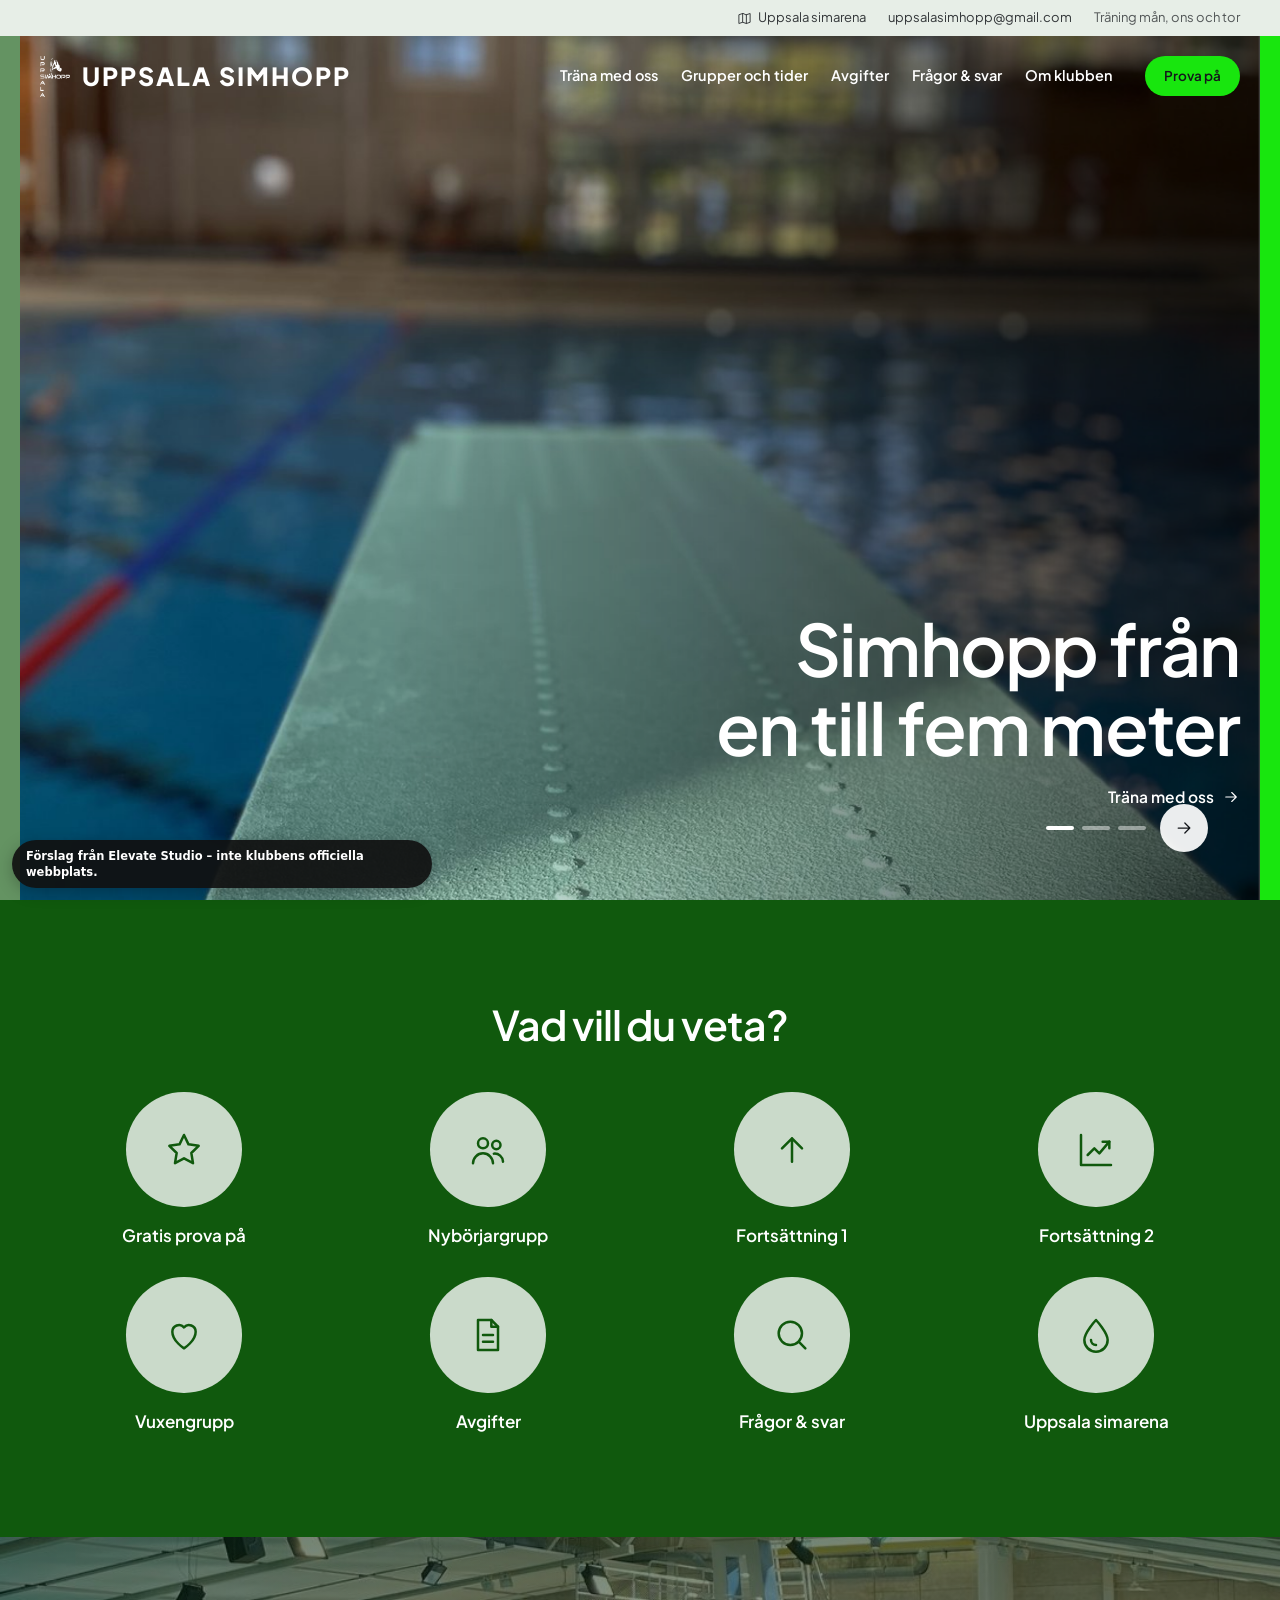
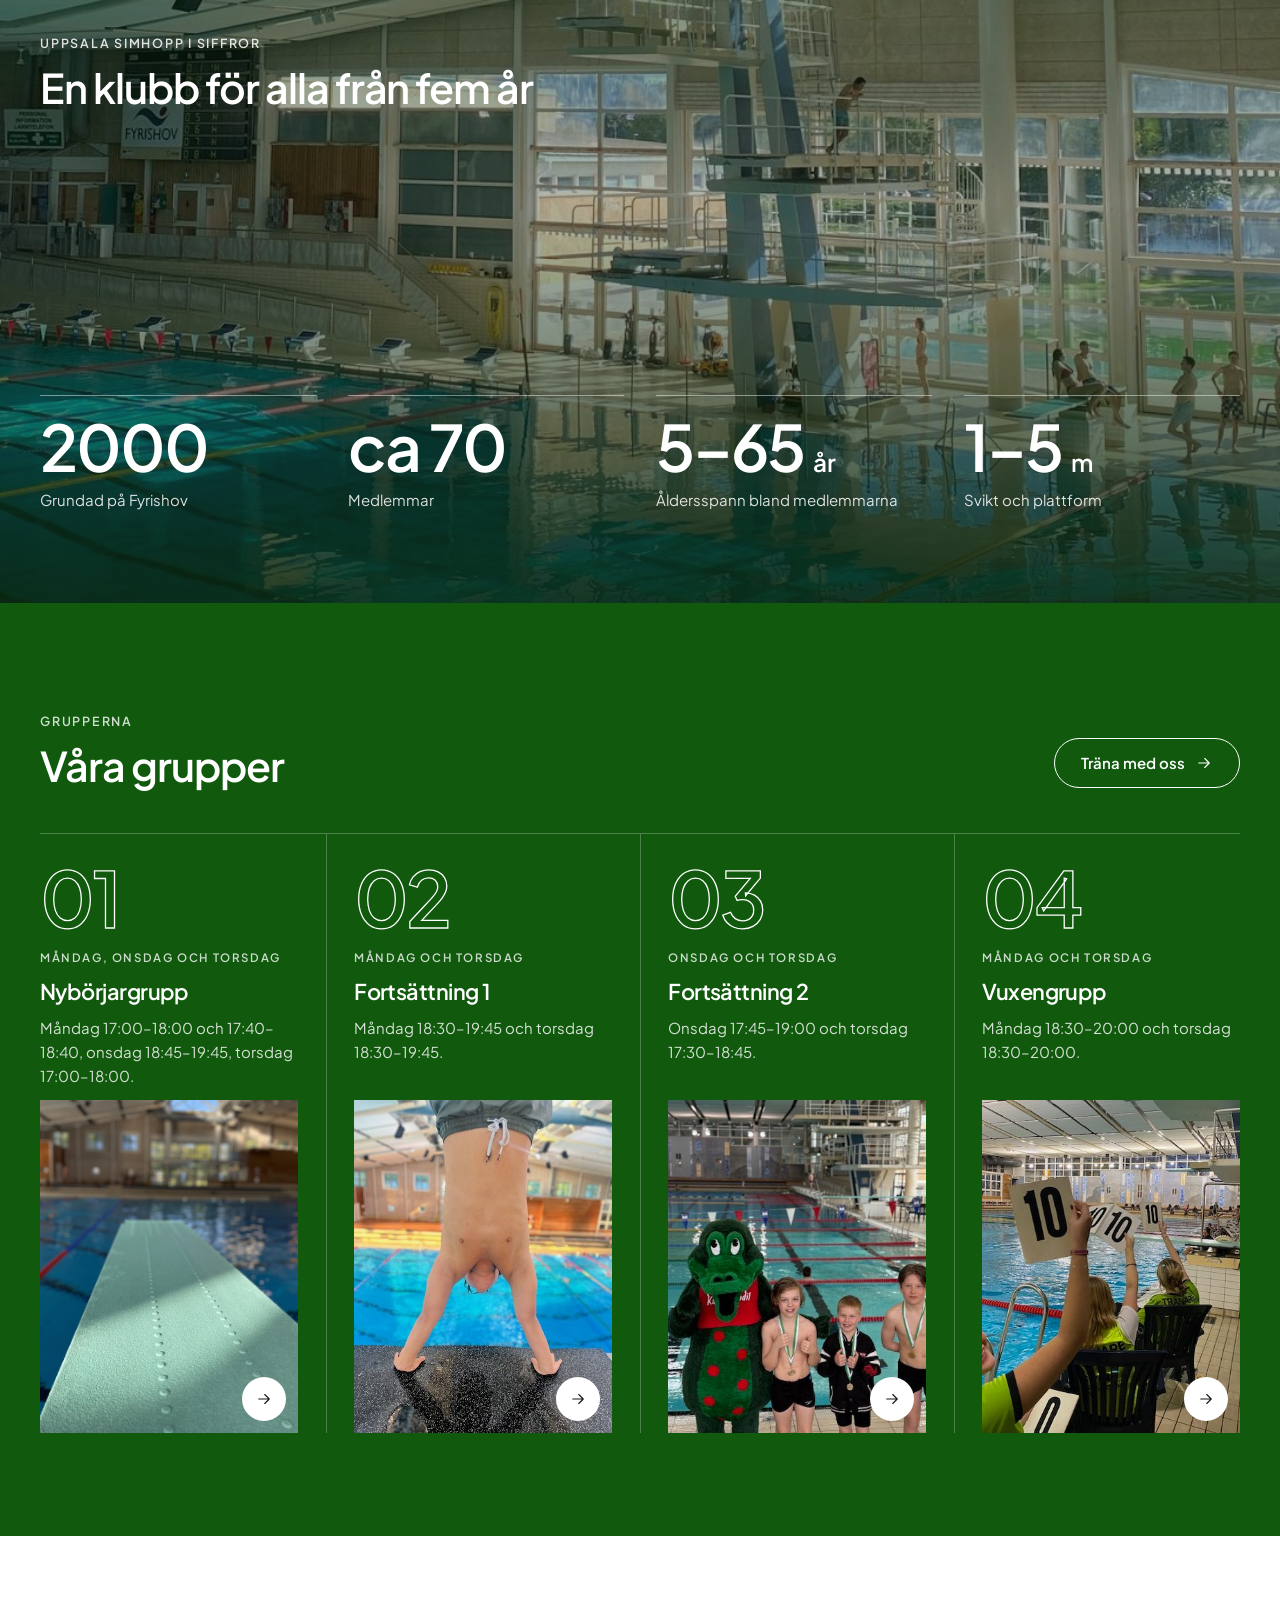
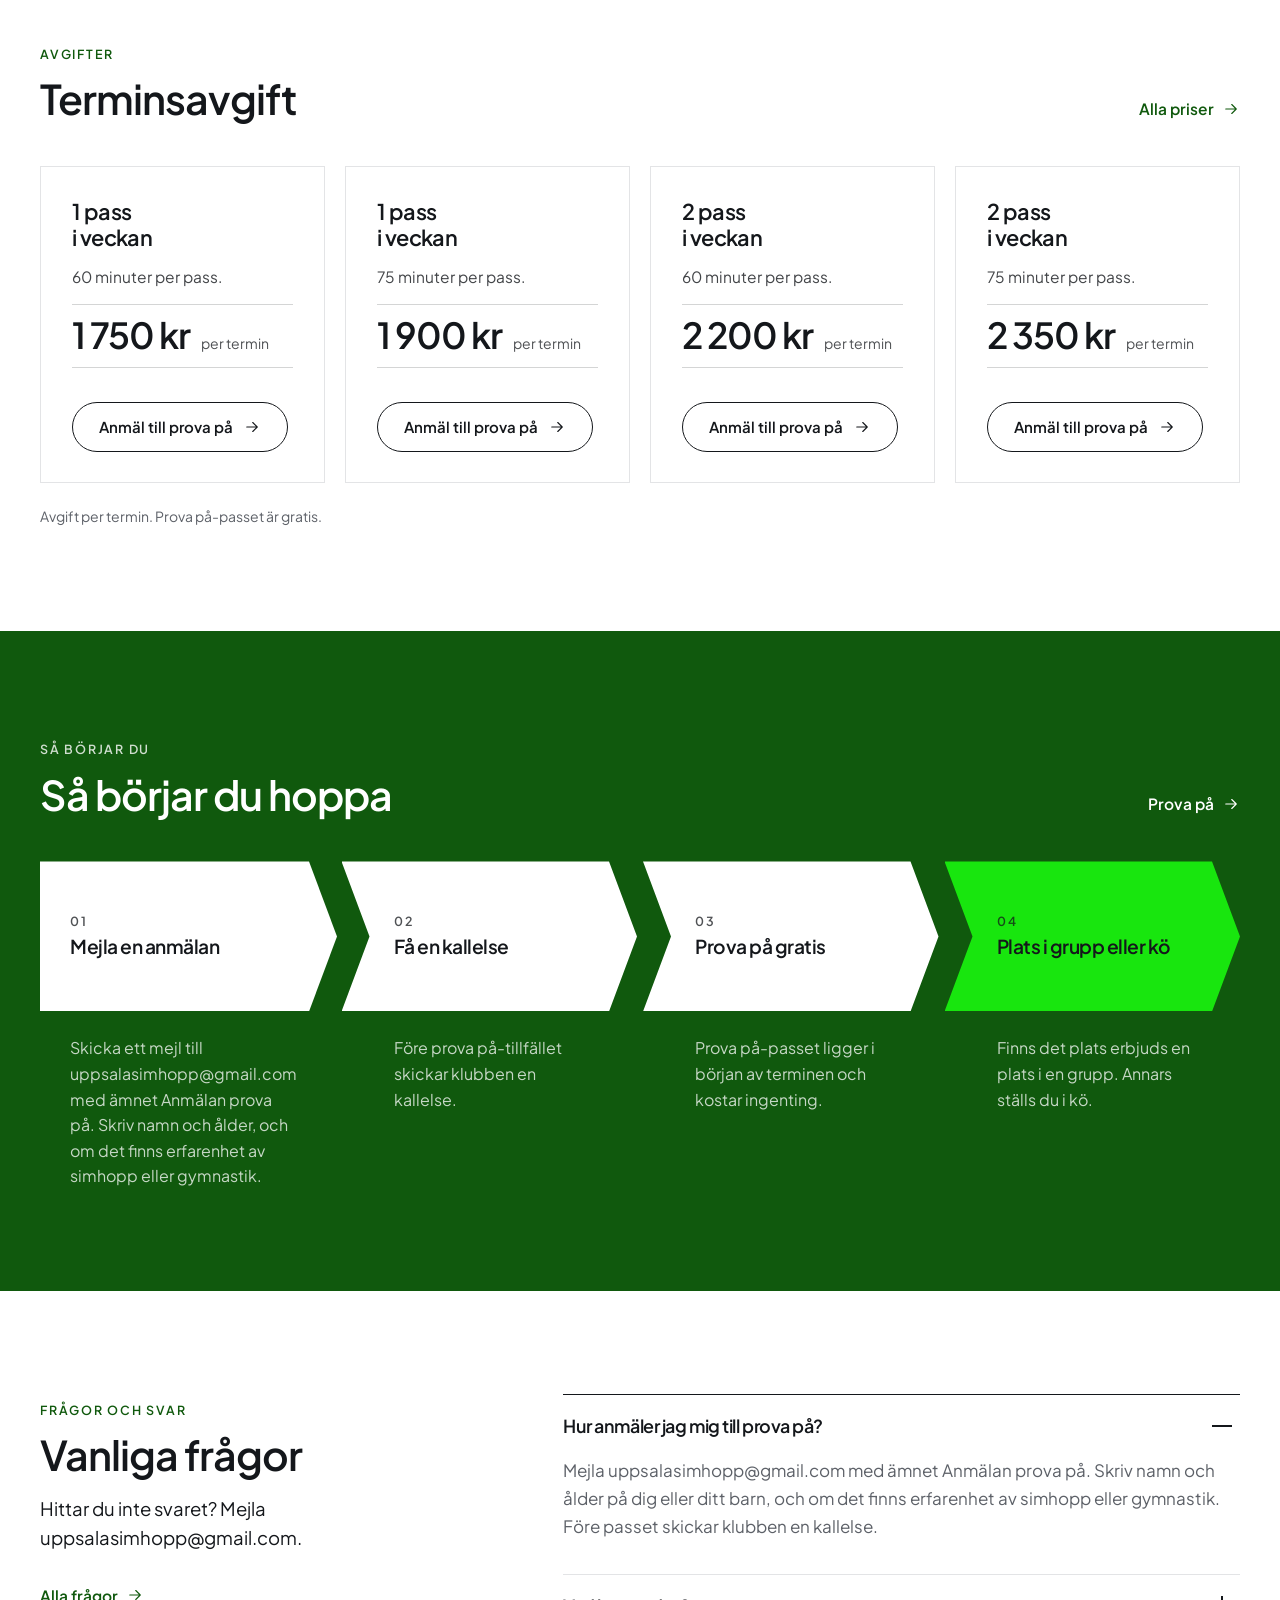
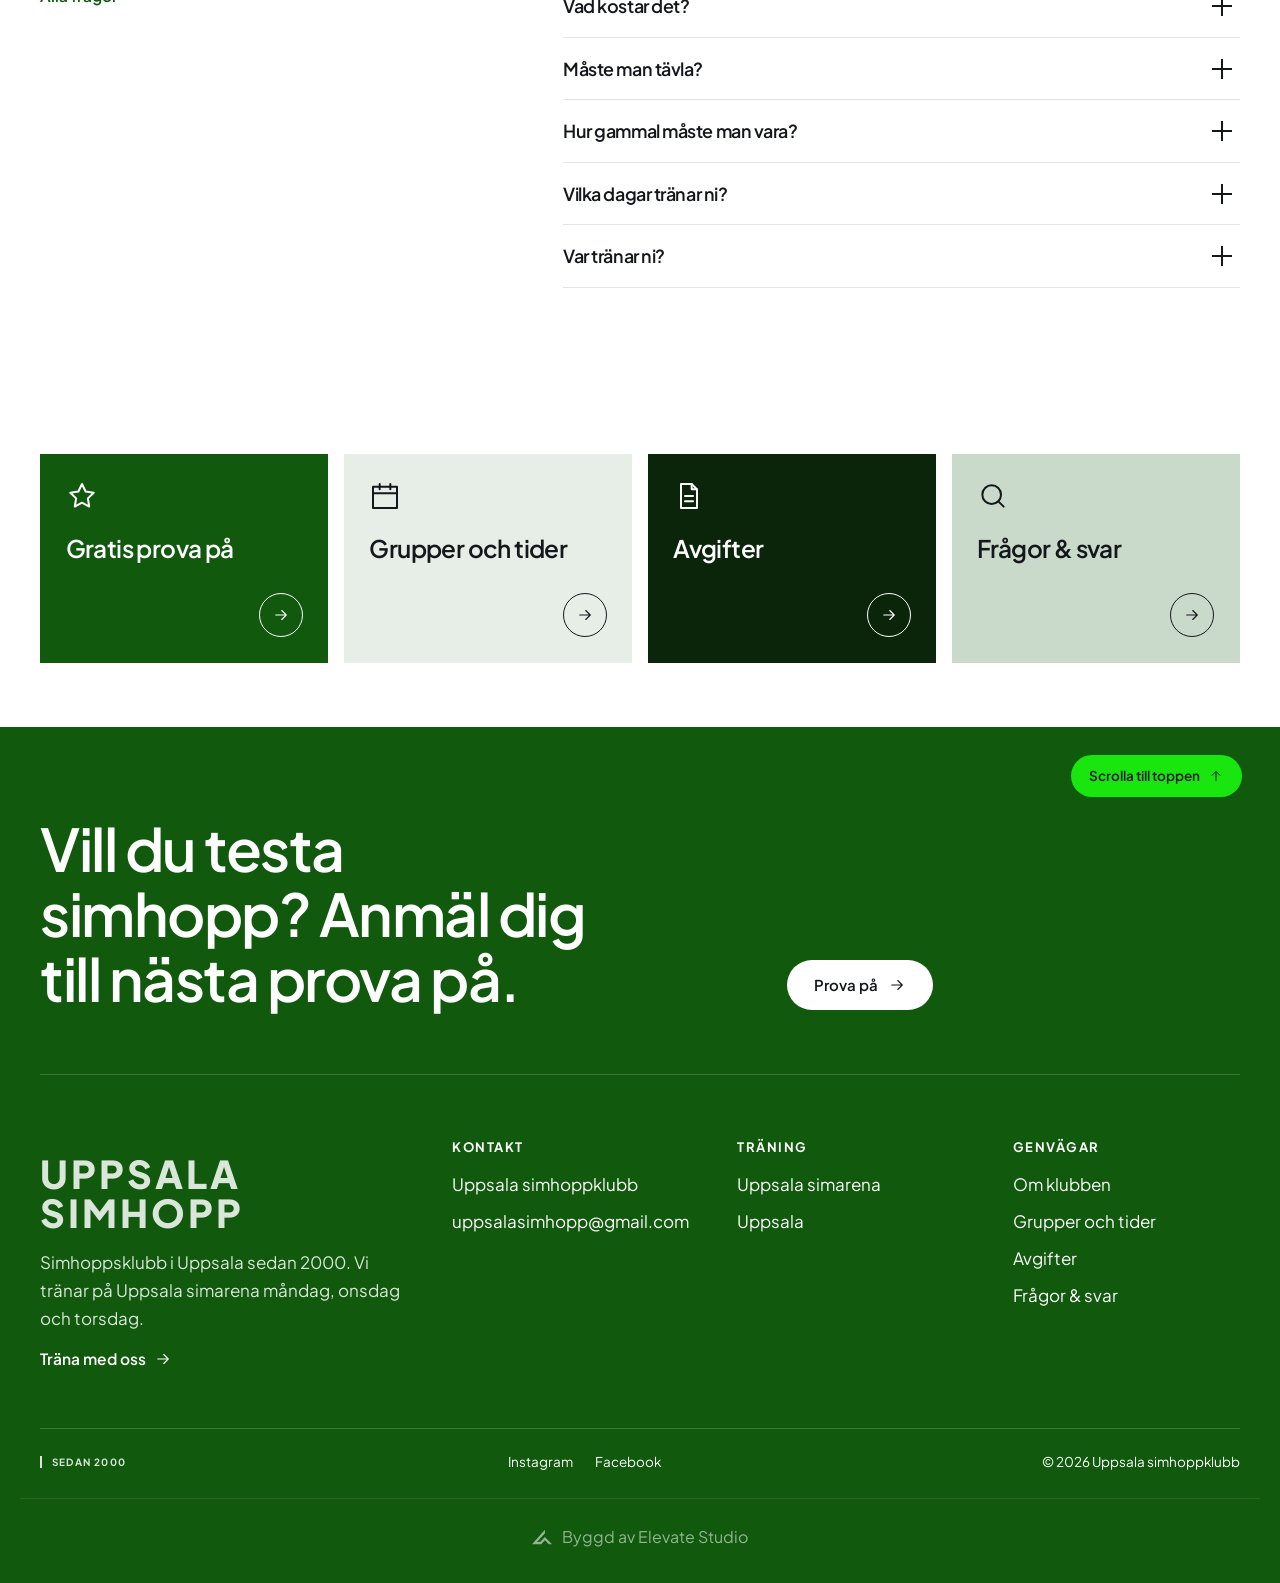
<file: index.html>
<!doctype html>
<html lang="sv" id="top">
<head>
<meta charset="utf-8">
<meta name="viewport" content="width=device-width,initial-scale=1,viewport-fit=cover">
<title>Uppsala simhoppklubb – Vi tränar för att det är roligt och för att vi mår bra av det</title>
<meta name="description" content="Barn, ungdomar och vuxna tränar simhopp på Uppsala simarena måndag, onsdag och torsdag. Varje termin börjar med ett gratis prova på-pass.">
<meta name="theme-color" content="#10590d"><meta name="robots" content="noindex, nofollow">
<meta property="og:title" content="Uppsala simhoppklubb – Vi tränar för att det är roligt och för att vi mår bra av det"><meta property="og:description" content="Barn, ungdomar och vuxna tränar simhopp på Uppsala simarena måndag, onsdag och torsdag. Varje termin börjar med ett gratis prova på-pass."><meta property="og:image" content="img/uss-svikt-bred.jpg">
<link rel="preconnect" href="https://fonts.googleapis.com"><link rel="preconnect" href="https://fonts.gstatic.com" crossorigin><link rel="stylesheet" href="https://fonts.googleapis.com/css2?family=Plus+Jakarta+Sans:wght@400;500;600;700&display=swap">
<link rel="stylesheet" href="assets/tokens.css?v=e2378b72">
<link rel="stylesheet" href="assets/bas.css?v=02ded030">
<link rel="icon" href="img/logga-original.png" type="image/png">
</head>
<body class="har-hero" data-hero="band" data-header="transparent" data-meny="inline" data-ruta="mork" data-kort="overlay" data-knapp="fylld" data-projekt="karusell" data-nyheter="lista" data-sidhero="bild" data-motiv="inget" data-herotext="hoger" data-rubrik="standard" data-kursiv="0">
<div class="demo-rad" role="note">Förslag från Elevate Studio – inte klubbens officiella webbplats.</div><a class="skip" href="#main">Hoppa till innehållet</a>
<div class="topprad"><div class="wrap"><a href="om-oss.html#kontakt"><svg class="ik" viewBox="0 0 24 24" fill="none" stroke="currentColor" stroke-width="1.5" stroke-linecap="round" stroke-linejoin="round" aria-hidden="true"><path d="M9 4 3 6v14l6-2 6 2 6-2V4l-6 2z"/><path d="M9 4v14M15 6v14"/></svg><span>Uppsala simarena</span></a><a class="t-dold" href="mailto:uppsalasimhopp@gmail.com">uppsalasimhopp@gmail.com</a><span class="t-dold">Träning mån, ons och tor</span></div></div><header class="head" id="head">
  <div class="wrap">
    <a class="logga" href="index.html" aria-label="Uppsala simhoppklubb, till startsidan"><span class="logga-bild" aria-hidden="true"></span><span class="ord">Uppsala Simhopp</span><span class="tag">Sedan 2000</span></a>
    <nav class="nav" aria-label="Huvudmeny"><a href="verksamhet.html">Träna med oss</a><a href="bolag.html">Grupper och tider</a><a href="priser.html">Avgifter</a><a href="faq.html">Frågor &amp; svar</a><a href="om-oss.html">Om klubben</a></nav>
    <div class="head-verktyg">
      <a class="knapp knapp-primar head-kontakt" href="om-oss.html#kontakt">Prova på</a>
      
      <button class="meny-knapp" id="menyKnapp" type="button" aria-expanded="false" aria-controls="meny" aria-label="Öppna menyn"><span class="ord">Meny</span><span class="streck"><i></i><i></i><i></i></span></button>
    </div>
  </div>
  <nav class="meny" id="meny" aria-label="Meny" hidden>
    <div class="wrap">
      <ul class="meny-huvud"><li><a href="verksamhet.html">Träna med oss</a></li><li><a href="bolag.html">Grupper och tider</a></li><li><a href="priser.html">Avgifter</a></li><li><a href="faq.html">Frågor &amp; svar</a></li><li><a href="om-oss.html">Om klubben</a></li></ul>
      <div><h4>Grupperna</h4><ul><li><a href="bolag.html#bolag-0">Nybörjargrupp</a></li><li><a href="bolag.html#bolag-1">Fortsättning 1</a></li><li><a href="bolag.html#bolag-2">Fortsättning 2</a></li><li><a href="bolag.html#bolag-3">Vuxengrupp</a></li></ul></div>
      <div><h4>Genvägar</h4><ul><li><a href="om-oss.html#kontakt">Anmäl till prova på</a></li><li><a href="bolag.html">Grupper och tider</a></li><li><a href="priser.html">Avgifter</a></li><li><a href="om-oss.html#kontakt">Kontakt</a></li></ul></div>
    </div>
  </nav>
</header>
<main id="main">
<section class="hero hero-band" aria-label="Aktuellt"><div class="band-ram"><div class="band-bild bildspel" data-bildspel><div class="bild-slide aktiv"><div class="bild-fyll"><img src="img/uss-svikt-bred.jpg" srcset="img/uss-svikt-bred-s.jpg 700w, img/uss-svikt-bred.jpg 1600w" sizes="100vw" alt="Svikten sedd från hopparens plats, ut över bassängen" fetchpriority=high decoding="async"></div><div class="slide-text hero-txt"><h1>Simhopp från en till fem meter</h1><a class="textlank" href="verksamhet.html"><span>Träna med oss</span><svg class="pil" viewBox="0 0 24 24" fill="none" stroke="currentColor" stroke-width="1.5" stroke-linecap="round" stroke-linejoin="round" aria-hidden="true"><path d="M5 12h14M13 6l6 6-6 6"/></svg></a></div></div><div class="bild-slide"><div class="bild-fyll"><img src="img/uss-hallen.jpg" srcset="img/uss-hallen-s.jpg 700w, img/uss-hallen.jpg 1600w" sizes="100vw" alt="Simhallen med hopptorn, femtiometersbassäng och stora fönster" loading=lazy decoding="async"></div><div class="slide-text hero-txt"><h2>Vi har flyttat till Uppsala simarena</h2><a class="textlank" href="om-oss.html#kontakt"><span>Läs mer</span><svg class="pil" viewBox="0 0 24 24" fill="none" stroke="currentColor" stroke-width="1.5" stroke-linecap="round" stroke-linejoin="round" aria-hidden="true"><path d="M5 12h14M13 6l6 6-6 6"/></svg></a></div></div><div class="bild-slide"><div class="bild-fyll"><img src="img/uss-hoppare.jpg" srcset="img/uss-hoppare-s.jpg 700w, img/uss-hoppare.jpg 1600w" sizes="100vw" alt="Ung hoppare står med armarna utsträckta längst ut på svikten" loading=lazy decoding="async"></div><div class="slide-text hero-txt"><h2>Gratis prova på varje termin</h2><a class="textlank" href="om-oss.html#kontakt"><span>Läs mer</span><svg class="pil" viewBox="0 0 24 24" fill="none" stroke="currentColor" stroke-width="1.5" stroke-linecap="round" stroke-linejoin="round" aria-hidden="true"><path d="M5 12h14M13 6l6 6-6 6"/></svg></a></div></div><div class="spel-kontroll"><div class="spel-prickar"><button type="button" aria-label="Visa bild 1"></button><button type="button" aria-label="Visa bild 2"></button><button type="button" aria-label="Visa bild 3"></button></div><button class="spel-nasta" type="button" aria-label="Nästa bild"><svg class="pil" viewBox="0 0 24 24" fill="none" stroke="currentColor" stroke-width="1.5" stroke-linecap="round" stroke-linejoin="round" aria-hidden="true"><path d="M5 12h14M13 6l6 6-6 6"/></svg></button></div></div></div></section>
<section class="sek pa-farg" aria-labelledby="vv-h"><div class="wrap"><div class="sek-huvud mitt"><h2 id="vv-h">Vad vill du veta?</h2></div><nav class="vv-cirklar" aria-label="Vägval"><a href="om-oss.html#kontakt"><span class="cirkel"><svg class="ik" viewBox="0 0 24 24" fill="none" stroke="currentColor" stroke-width="1.5" stroke-linecap="round" stroke-linejoin="round" aria-hidden="true"><path d="m12 3 2.7 5.6 6.1.9-4.4 4.3 1 6.1L12 17l-5.4 2.9 1-6.1-4.4-4.3 6.1-.9z"/></svg></span><span>Gratis prova på</span></a><a href="bolag.html#bolag-0"><span class="cirkel"><svg class="ik" viewBox="0 0 24 24" fill="none" stroke="currentColor" stroke-width="1.5" stroke-linecap="round" stroke-linejoin="round" aria-hidden="true"><circle cx="9" cy="8" r="3"/><path d="M3 20c0-3.3 2.7-6 6-6s6 2.7 6 6"/><circle cx="17" cy="9" r="2.5"/><path d="M15.5 14.2A5 5 0 0 1 21 19"/></svg></span><span>Nybörjargrupp</span></a><a href="bolag.html#bolag-1"><span class="cirkel"><svg class="ik" viewBox="0 0 24 24" fill="none" stroke="currentColor" stroke-width="1.5" stroke-linecap="round" stroke-linejoin="round" aria-hidden="true"><path d="M12 19V5M6 11l6-6 6 6"/></svg></span><span>Fortsättning 1</span></a><a href="bolag.html#bolag-2"><span class="cirkel"><svg class="ik" viewBox="0 0 24 24" fill="none" stroke="currentColor" stroke-width="1.5" stroke-linecap="round" stroke-linejoin="round" aria-hidden="true"><path d="M3 3v18h18"/><path d="m7 15 4-4 3 3 6-7"/><path d="M16 7h4v4"/></svg></span><span>Fortsättning 2</span></a><a href="bolag.html#bolag-3"><span class="cirkel"><svg class="ik" viewBox="0 0 24 24" fill="none" stroke="currentColor" stroke-width="1.5" stroke-linecap="round" stroke-linejoin="round" aria-hidden="true"><path d="M12 20s-7-4.4-7-10a4 4 0 0 1 7-2.6A4 4 0 0 1 19 10c0 5.6-7 10-7 10z"/></svg></span><span>Vuxengrupp</span></a><a href="priser.html"><span class="cirkel"><svg class="ik" viewBox="0 0 24 24" fill="none" stroke="currentColor" stroke-width="1.5" stroke-linecap="round" stroke-linejoin="round" aria-hidden="true"><path d="M6 3h8l4 4v14H6z"/><path d="M14 3v4h4M9 12h6M9 16h6"/></svg></span><span>Avgifter</span></a><a href="faq.html"><span class="cirkel"><svg class="ik" viewBox="0 0 24 24" fill="none" stroke="currentColor" stroke-width="1.5" stroke-linecap="round" stroke-linejoin="round" aria-hidden="true"><circle cx="11" cy="11" r="7"/><path d="m20 20-4-4"/></svg></span><span>Frågor &amp; svar</span></a><a href="om-oss.html"><span class="cirkel"><svg class="ik" viewBox="0 0 24 24" fill="none" stroke="currentColor" stroke-width="1.5" stroke-linecap="round" stroke-linejoin="round" aria-hidden="true"><path d="M12 3s7 7.5 7 12a7 7 0 0 1-14 0c0-4.5 7-12 7-12z"/><path d="M9 15a3 3 0 0 0 3 3"/></svg></span><span>Uppsala simarena</span></a></nav></div></section>
<section class="va sbi" aria-labelledby="si-h"><div class="bild-fyll"><img src="img/uss-tornet.jpg" srcset="img/uss-tornet-s.jpg 700w, img/uss-tornet.jpg 1600w" sizes="100vw" alt="Hopptornet och bassängen sedda från läktaren" loading=lazy decoding="async"></div><div class="wrap sbi-inre"><div class="sbi-huvud"><span class="etikett">Uppsala Simhopp i siffror</span><h2 id="si-h">En klubb för alla från fem år</h2></div><ul class="sbi-rad sbi-n4"><li><b class="sbi-tal">2000</b><span class="sbi-et">Grundad på Fyrishov</span></li><li><b class="sbi-tal">ca 70</b><span class="sbi-et">Medlemmar</span></li><li><b class="sbi-tal">5–65<small>år</small></b><span class="sbi-et">Åldersspann bland medlemmarna</span></li><li><b class="sbi-tal">1–5<small>m</small></b><span class="sbi-et">Svikt och plattform</span></li></ul></div></section>
<section class="ev sek pa-farg" aria-labelledby="bo-h"><div class="wrap"><div class="sek-huvud"><div><span class="etikett">Grupperna</span><h2 id="bo-h">Våra grupper</h2></div><a class="knapp knapp-kontur" href="verksamhet.html"><span>Träna med oss</span><svg class="pil" viewBox="0 0 24 24" fill="none" stroke="currentColor" stroke-width="1.5" stroke-linecap="round" stroke-linejoin="round" aria-hidden="true"><path d="M5 12h14M13 6l6 6-6 6"/></svg></a></div><ul class="eko eko-n4"><li><a href="bolag.html#bolag-0"><span class="eko-nr" aria-hidden="true">01</span><span class="eko-seg">Måndag, onsdag och torsdag</span><h3>Nybörjargrupp</h3><p>Måndag 17:00–18:00 och 17:40–18:40, onsdag 18:45–19:45, torsdag 17:00–18:00.</p><span class="eko-bild"><img src="img/uss-svikt.jpg" srcset="img/uss-svikt-s.jpg 700w, img/uss-svikt.jpg 1600w" sizes="(min-width:1000px) 25vw, 100vw" alt="Svikten och bassängen med simhallen i bakgrunden" loading=lazy decoding="async"><span class="eko-pil"><svg class="pil" viewBox="0 0 24 24" fill="none" stroke="currentColor" stroke-width="1.5" stroke-linecap="round" stroke-linejoin="round" aria-hidden="true"><path d="M5 12h14M13 6l6 6-6 6"/></svg></span></span></a></li><li><a href="bolag.html#bolag-1"><span class="eko-nr" aria-hidden="true">02</span><span class="eko-seg">Måndag och torsdag</span><h3>Fortsättning 1</h3><p>Måndag 18:30–19:45 och torsdag 18:30–19:45.</p><span class="eko-bild"><img src="img/uss-handstand.jpg" srcset="img/uss-handstand-s.jpg 700w, img/uss-handstand.jpg 1600w" sizes="(min-width:1000px) 25vw, 100vw" alt="Hoppare gör handstående längst ut på plattformen" loading=lazy decoding="async"><span class="eko-pil"><svg class="pil" viewBox="0 0 24 24" fill="none" stroke="currentColor" stroke-width="1.5" stroke-linecap="round" stroke-linejoin="round" aria-hidden="true"><path d="M5 12h14M13 6l6 6-6 6"/></svg></span></span></a></li><li><a href="bolag.html#bolag-2"><span class="eko-nr" aria-hidden="true">03</span><span class="eko-seg">Onsdag och torsdag</span><h3>Fortsättning 2</h3><p>Onsdag 17:45–19:00 och torsdag 17:30–18:45.</p><span class="eko-bild"><img src="img/uss-medaljer.jpg" srcset="img/uss-medaljer-s.jpg 700w, img/uss-medaljer.jpg 1600w" sizes="(min-width:1000px) 25vw, 100vw" alt="Tre unga hoppare med medaljer bredvid en maskot i krokodildräkt" loading=lazy decoding="async"><span class="eko-pil"><svg class="pil" viewBox="0 0 24 24" fill="none" stroke="currentColor" stroke-width="1.5" stroke-linecap="round" stroke-linejoin="round" aria-hidden="true"><path d="M5 12h14M13 6l6 6-6 6"/></svg></span></span></a></li><li><a href="bolag.html#bolag-3"><span class="eko-nr" aria-hidden="true">04</span><span class="eko-seg">Måndag och torsdag</span><h3>Vuxengrupp</h3><p>Måndag 18:30–20:00 och torsdag 18:30–20:00.</p><span class="eko-bild"><img src="img/uss-domare.jpg" srcset="img/uss-domare-s.jpg 700w, img/uss-domare.jpg 1600w" sizes="(min-width:1000px) 25vw, 100vw" alt="Domare håller upp poängskyltar med tior vid bassängkanten" loading=lazy decoding="async"><span class="eko-pil"><svg class="pil" viewBox="0 0 24 24" fill="none" stroke="currentColor" stroke-width="1.5" stroke-linecap="round" stroke-linejoin="round" aria-hidden="true"><path d="M5 12h14M13 6l6 6-6 6"/></svg></span></span></a></li></ul></div></section>
<section class="sek " aria-labelledby="pris-h"><div class="wrap">
  <div class="sek-huvud"><div><span class="etikett">Avgifter</span><h2 id="pris-h">Terminsavgift</h2></div><a class="textlank" href="priser.html"><span>Alla priser</span><svg class="pil" viewBox="0 0 24 24" fill="none" stroke="currentColor" stroke-width="1.5" stroke-linecap="round" stroke-linejoin="round" aria-hidden="true"><path d="M5 12h14M13 6l6 6-6 6"/></svg></a></div>
  <ul class="priser n4"><li class="pris-kort reveal"><h3>1 pass i veckan</h3><p class="pris-text">60 minuter per pass.</p><div class="pris-belopp"><b>1 750 kr</b><span>per termin</span></div><ul class="pris-punkter"></ul><a class="knapp knapp-kontur" href="om-oss.html#kontakt"><span>Anmäl till prova på</span><svg class="pil" viewBox="0 0 24 24" fill="none" stroke="currentColor" stroke-width="1.5" stroke-linecap="round" stroke-linejoin="round" aria-hidden="true"><path d="M5 12h14M13 6l6 6-6 6"/></svg></a></li><li class="pris-kort reveal"><h3>1 pass i veckan</h3><p class="pris-text">75 minuter per pass.</p><div class="pris-belopp"><b>1 900 kr</b><span>per termin</span></div><ul class="pris-punkter"></ul><a class="knapp knapp-kontur" href="om-oss.html#kontakt"><span>Anmäl till prova på</span><svg class="pil" viewBox="0 0 24 24" fill="none" stroke="currentColor" stroke-width="1.5" stroke-linecap="round" stroke-linejoin="round" aria-hidden="true"><path d="M5 12h14M13 6l6 6-6 6"/></svg></a></li><li class="pris-kort reveal"><h3>2 pass i veckan</h3><p class="pris-text">60 minuter per pass.</p><div class="pris-belopp"><b>2 200 kr</b><span>per termin</span></div><ul class="pris-punkter"></ul><a class="knapp knapp-kontur" href="om-oss.html#kontakt"><span>Anmäl till prova på</span><svg class="pil" viewBox="0 0 24 24" fill="none" stroke="currentColor" stroke-width="1.5" stroke-linecap="round" stroke-linejoin="round" aria-hidden="true"><path d="M5 12h14M13 6l6 6-6 6"/></svg></a></li><li class="pris-kort reveal"><h3>2 pass i veckan</h3><p class="pris-text">75 minuter per pass.</p><div class="pris-belopp"><b>2 350 kr</b><span>per termin</span></div><ul class="pris-punkter"></ul><a class="knapp knapp-kontur" href="om-oss.html#kontakt"><span>Anmäl till prova på</span><svg class="pil" viewBox="0 0 24 24" fill="none" stroke="currentColor" stroke-width="1.5" stroke-linecap="round" stroke-linejoin="round" aria-hidden="true"><path d="M5 12h14M13 6l6 6-6 6"/></svg></a></li></ul><p class="pris-not mut">Avgift per termin. Prova på-passet är gratis.</p></div></section>
<section class="sek pa-farg" aria-labelledby="hpp-h"><div class="wrap hv">
  <div class="sek-huvud"><div><span class="etikett">Så börjar du</span><h2 id="hpp-h">Så börjar du hoppa</h2></div><a class="textlank" href="om-oss.html#kontakt"><span>Prova på</span><svg class="pil" viewBox="0 0 24 24" fill="none" stroke="currentColor" stroke-width="1.5" stroke-linecap="round" stroke-linejoin="round" aria-hidden="true"><path d="M5 12h14M13 6l6 6-6 6"/></svg></a></div>
  <ol class="hpp n4"><li class="reveal"><div class="hpp-pil"><span class="hpp-nr">01</span><h3>Mejla en anmälan</h3></div><p>Skicka ett mejl till uppsalasimhopp@gmail.com med ämnet Anmälan prova på. Skriv namn och ålder, och om det finns erfarenhet av simhopp eller gymnastik.</p></li><li class="reveal"><div class="hpp-pil"><span class="hpp-nr">02</span><h3>Få en kallelse</h3></div><p>Före prova på-tillfället skickar klubben en kallelse.</p></li><li class="reveal"><div class="hpp-pil"><span class="hpp-nr">03</span><h3>Prova på gratis</h3></div><p>Prova på-passet ligger i början av terminen och kostar ingenting.</p></li><li class="reveal"><div class="hpp-pil"><span class="hpp-nr">04</span><h3>Plats i grupp eller kö</h3></div><p>Finns det plats erbjuds en plats i en grupp. Annars ställs du i kö.</p></li></ol></div></section>
<section class="sek " aria-labelledby="faq-h"><div class="wrap faq-grid"><div><span class="etikett">Frågor och svar</span><h2 id="faq-h">Vanliga frågor</h2>
  <p class="ingress" style="margin-top:18px">Hittar du inte svaret? Mejla uppsalasimhopp@gmail.com.</p><div class="knappar"><a class="textlank" href="faq.html"><span>Alla frågor</span><svg class="pil" viewBox="0 0 24 24" fill="none" stroke="currentColor" stroke-width="1.5" stroke-linecap="round" stroke-linejoin="round" aria-hidden="true"><path d="M5 12h14M13 6l6 6-6 6"/></svg></a></div></div><div class="vv-expertis faq"><details open><summary><span class="t">Hur anmäler jag mig till prova på?</span><span class="plus" aria-hidden="true"></span></summary><div class="ex-text"><p>Mejla uppsalasimhopp@gmail.com med ämnet Anmälan prova på. Skriv namn och ålder på dig eller ditt barn, och om det finns erfarenhet av simhopp eller gymnastik. Före passet skickar klubben en kallelse.</p></div></details><details><summary><span class="t">Vad kostar det?</span><span class="plus" aria-hidden="true"></span></summary><div class="ex-text"><p>Prova på är gratis. Terminsavgiften är 1 750 kr för ett pass i veckan om 60 minuter och upp till 2 350 kr för två pass i veckan om 75 minuter.</p></div></details><details><summary><span class="t">Måste man tävla?</span><span class="plus" aria-hidden="true"></span></summary><div class="ex-text"><p>Nej. Tävling är frivilligt. De flesta tränar för att det är roligt och för att de mår bra av det.</p></div></details><details><summary><span class="t">Hur gammal måste man vara?</span><span class="plus" aria-hidden="true"></span></summary><div class="ex-text"><p>Medlemmarna är mellan 5 och 65 år. Det finns nybörjargrupper, två fortsättningsgrupper och en vuxengrupp.</p></div></details><details><summary><span class="t">Vilka dagar tränar ni?</span><span class="plus" aria-hidden="true"></span></summary><div class="ex-text"><p>Måndag, onsdag och torsdag. Tiderna för varje grupp finns under Grupper och tider.</p></div></details><details><summary><span class="t">Var tränar ni?</span><span class="plus" aria-hidden="true"></span></summary><div class="ex-text"><p>På Uppsala simarena. Klubben har flyttat dit från Fyrishov.</p></div></details></div></div></section>
<section class="sek sek-tat " aria-label="Genvägar"><div class="wrap"><nav class="snabb"><a href="om-oss.html#kontakt"><div><svg class="ik" viewBox="0 0 24 24" fill="none" stroke="currentColor" stroke-width="1.5" stroke-linecap="round" stroke-linejoin="round" aria-hidden="true"><path d="m12 3 2.7 5.6 6.1.9-4.4 4.3 1 6.1L12 17l-5.4 2.9 1-6.1-4.4-4.3 6.1-.9z"/></svg><b>Gratis prova på</b></div><span class="rundpil"><svg class="pil" viewBox="0 0 24 24" fill="none" stroke="currentColor" stroke-width="1.5" stroke-linecap="round" stroke-linejoin="round" aria-hidden="true"><path d="M5 12h14M13 6l6 6-6 6"/></svg></span></a><a href="bolag.html"><div><svg class="ik" viewBox="0 0 24 24" fill="none" stroke="currentColor" stroke-width="1.5" stroke-linecap="round" stroke-linejoin="round" aria-hidden="true"><rect x="3" y="5" width="18" height="16"/><path d="M3 10h18M8 3v4M16 3v4"/></svg><b>Grupper och tider</b></div><span class="rundpil"><svg class="pil" viewBox="0 0 24 24" fill="none" stroke="currentColor" stroke-width="1.5" stroke-linecap="round" stroke-linejoin="round" aria-hidden="true"><path d="M5 12h14M13 6l6 6-6 6"/></svg></span></a><a href="priser.html"><div><svg class="ik" viewBox="0 0 24 24" fill="none" stroke="currentColor" stroke-width="1.5" stroke-linecap="round" stroke-linejoin="round" aria-hidden="true"><path d="M6 3h8l4 4v14H6z"/><path d="M14 3v4h4M9 12h6M9 16h6"/></svg><b>Avgifter</b></div><span class="rundpil"><svg class="pil" viewBox="0 0 24 24" fill="none" stroke="currentColor" stroke-width="1.5" stroke-linecap="round" stroke-linejoin="round" aria-hidden="true"><path d="M5 12h14M13 6l6 6-6 6"/></svg></span></a><a href="faq.html"><div><svg class="ik" viewBox="0 0 24 24" fill="none" stroke="currentColor" stroke-width="1.5" stroke-linecap="round" stroke-linejoin="round" aria-hidden="true"><circle cx="11" cy="11" r="7"/><path d="m20 20-4-4"/></svg><b>Frågor &amp; svar</b></div><span class="rundpil"><svg class="pil" viewBox="0 0 24 24" fill="none" stroke="currentColor" stroke-width="1.5" stroke-linecap="round" stroke-linejoin="round" aria-hidden="true"><path d="M5 12h14M13 6l6 6-6 6"/></svg></span></a></nav></div></section>
</main>
<footer class="fot fot-med-cta">
  <a class="fot-upp" href="#top">Scrolla till toppen <svg class="ik" viewBox="0 0 24 24" fill="none" stroke="currentColor" stroke-width="1.5" stroke-linecap="round" stroke-linejoin="round" aria-hidden="true"><path d="M12 19V5M6 11l6-6 6 6"/></svg></a>
  <div class="wrap">
    <div class="fot-cta"><h2>Vill du testa simhopp? Anmäl dig till nästa prova på.</h2><div class="knappar"><a class="knapp knapp-ljus" href="om-oss.html#kontakt"><span>Prova på</span><svg class="pil" viewBox="0 0 24 24" fill="none" stroke="currentColor" stroke-width="1.5" stroke-linecap="round" stroke-linejoin="round" aria-hidden="true"><path d="M5 12h14M13 6l6 6-6 6"/></svg></a></div></div>
    <div class="fot-grid">
      <div class="fot-om"><p class="fot-namn">Uppsala Simhopp</p><p>Simhoppsklubb i Uppsala sedan 2000. Vi tränar på Uppsala simarena måndag, onsdag och torsdag.</p><a class="textlank" href="verksamhet.html"><span>Träna med oss</span><svg class="pil" viewBox="0 0 24 24" fill="none" stroke="currentColor" stroke-width="1.5" stroke-linecap="round" stroke-linejoin="round" aria-hidden="true"><path d="M5 12h14M13 6l6 6-6 6"/></svg></a></div>
      <div><h4>Kontakt</h4><ul><li>Uppsala simhoppklubb</li><li><a href="mailto:uppsalasimhopp@gmail.com">uppsalasimhopp@gmail.com</a></li></ul></div>
      <div><h4>Träning</h4><ul><li>Uppsala simarena</li><li> Uppsala</li></ul></div>
      <div><h4>Genvägar</h4><ul><li><a href="om-oss.html">Om klubben</a></li><li><a href="bolag.html">Grupper och tider</a></li><li><a href="priser.html">Avgifter</a></li><li><a href="faq.html">Frågor &amp; svar</a></li></ul></div>
    </div>
    
    <div class="fot-slut"><span class="fot-tag">Sedan 2000</span><nav aria-label="Juridiskt"><a href="https://www.instagram.com/uppsalasimhoppklubb/" target="_blank" rel="noopener">Instagram</a><a href="https://www.facebook.com/uppsalasimhoppklubb" target="_blank" rel="noopener">Facebook</a></nav><span>© <span data-year>2026</span> Uppsala simhoppklubb</span></div>
  </div>
<!-- elevate-credit -->
<style>.elevate-credit{max-width:1240px;margin:24px auto 0;padding:20px 16px 0;border-top:1px solid rgba(128,128,128,.25);display:flex;justify-content:center;box-sizing:border-box}.elevate-credit a{display:inline-flex;align-items:center;gap:10px;padding:8px 0;font:inherit;font-size:15px;line-height:1;color:inherit;opacity:.55;text-decoration:none;transition:opacity .2s}.elevate-credit a:hover,.elevate-credit a:focus-visible{opacity:1}.elevate-credit svg{width:20px;height:20px;flex:none;display:block}@media(min-width:1024px){.elevate-credit a{font-size:16px}}</style>
<div class="elevate-credit"><a href="https://elevatestudio.nu" target="_blank" rel="noopener"><svg viewBox="0 0 1884.3 1353.9" aria-hidden="true"><path d="M0.0 1353.9 L1218.7 0.0 L1218.7 329.1 L479.7 1136.4 L786.7 1132.4 L1215.5 687.4 L1884.3 1349.9 L1590.1 1349.9 L1218.6 994.7 L865.4 1349.9Z" fill="currentColor"/></svg>Byggd av Elevate Studio</a></div>
</footer>
<script src="assets/sajt.js?v=88ffd835" defer></script>
</body>
</html>
</file>
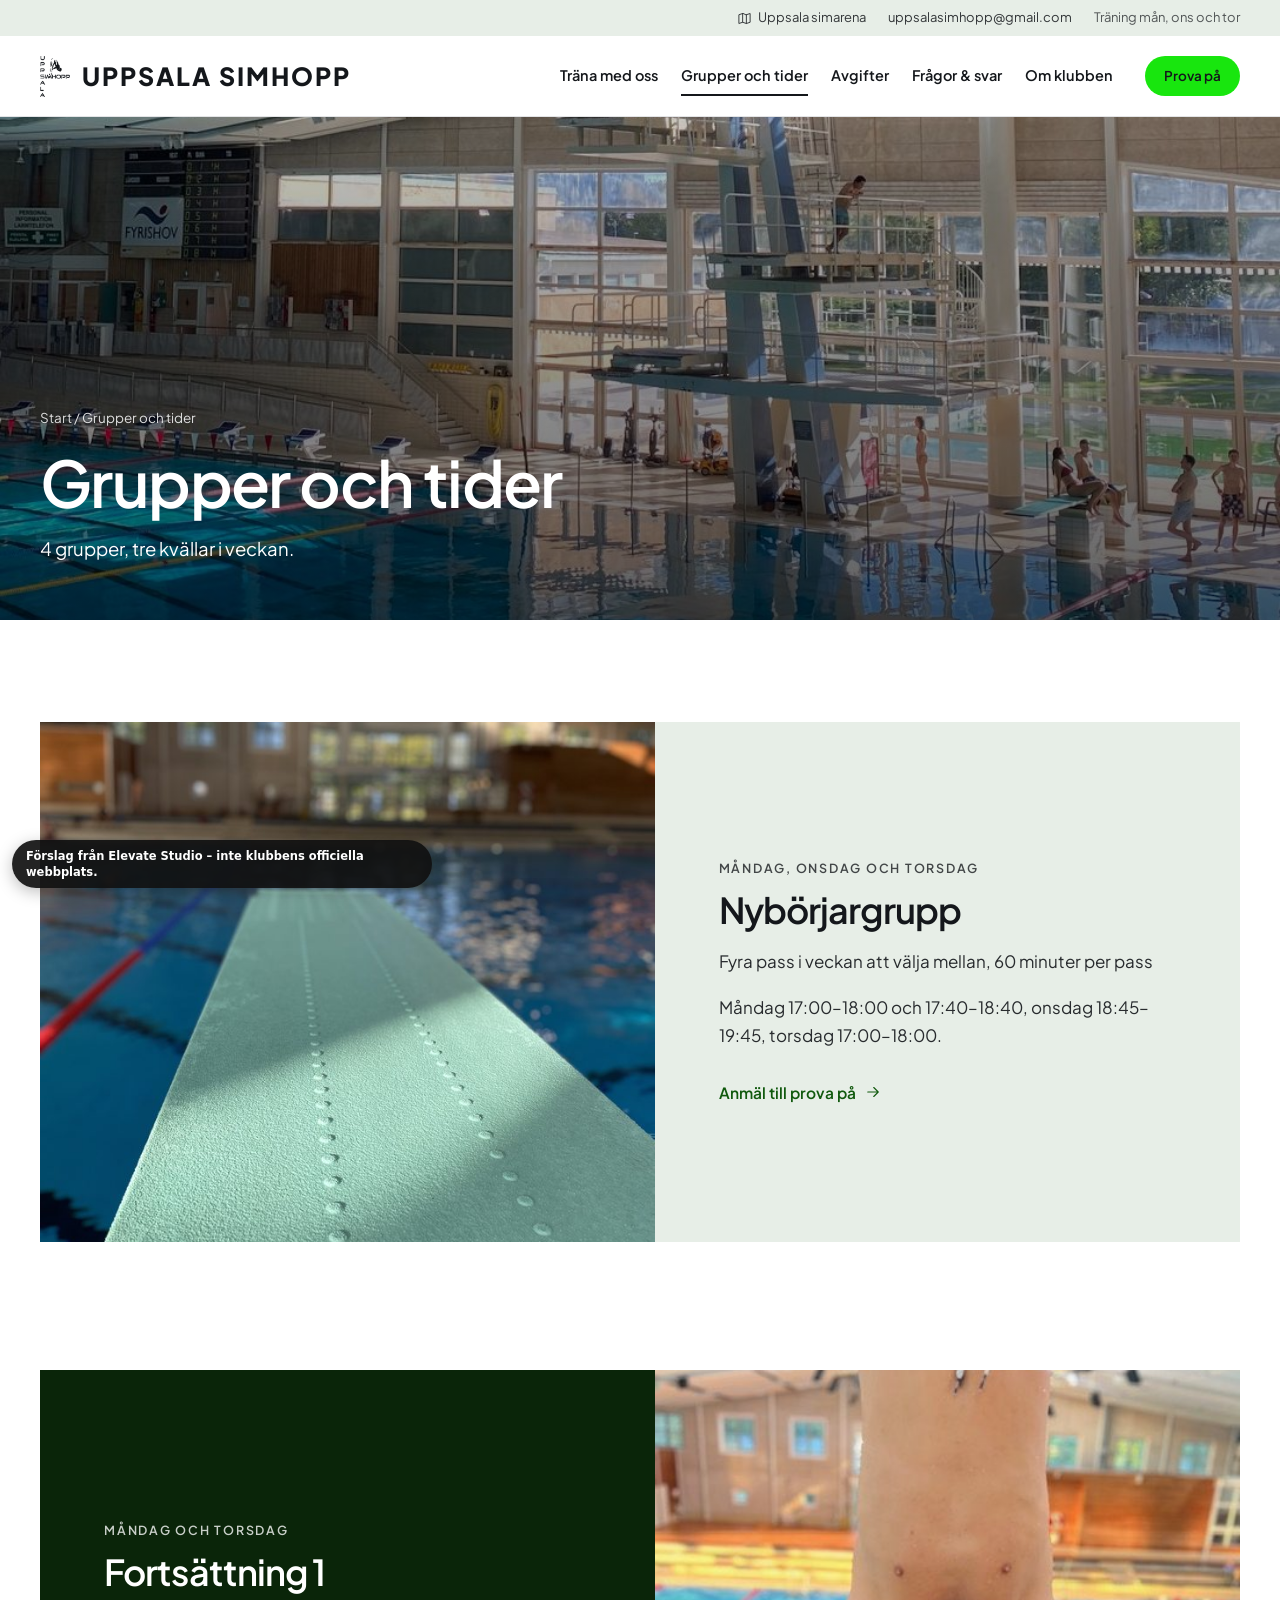
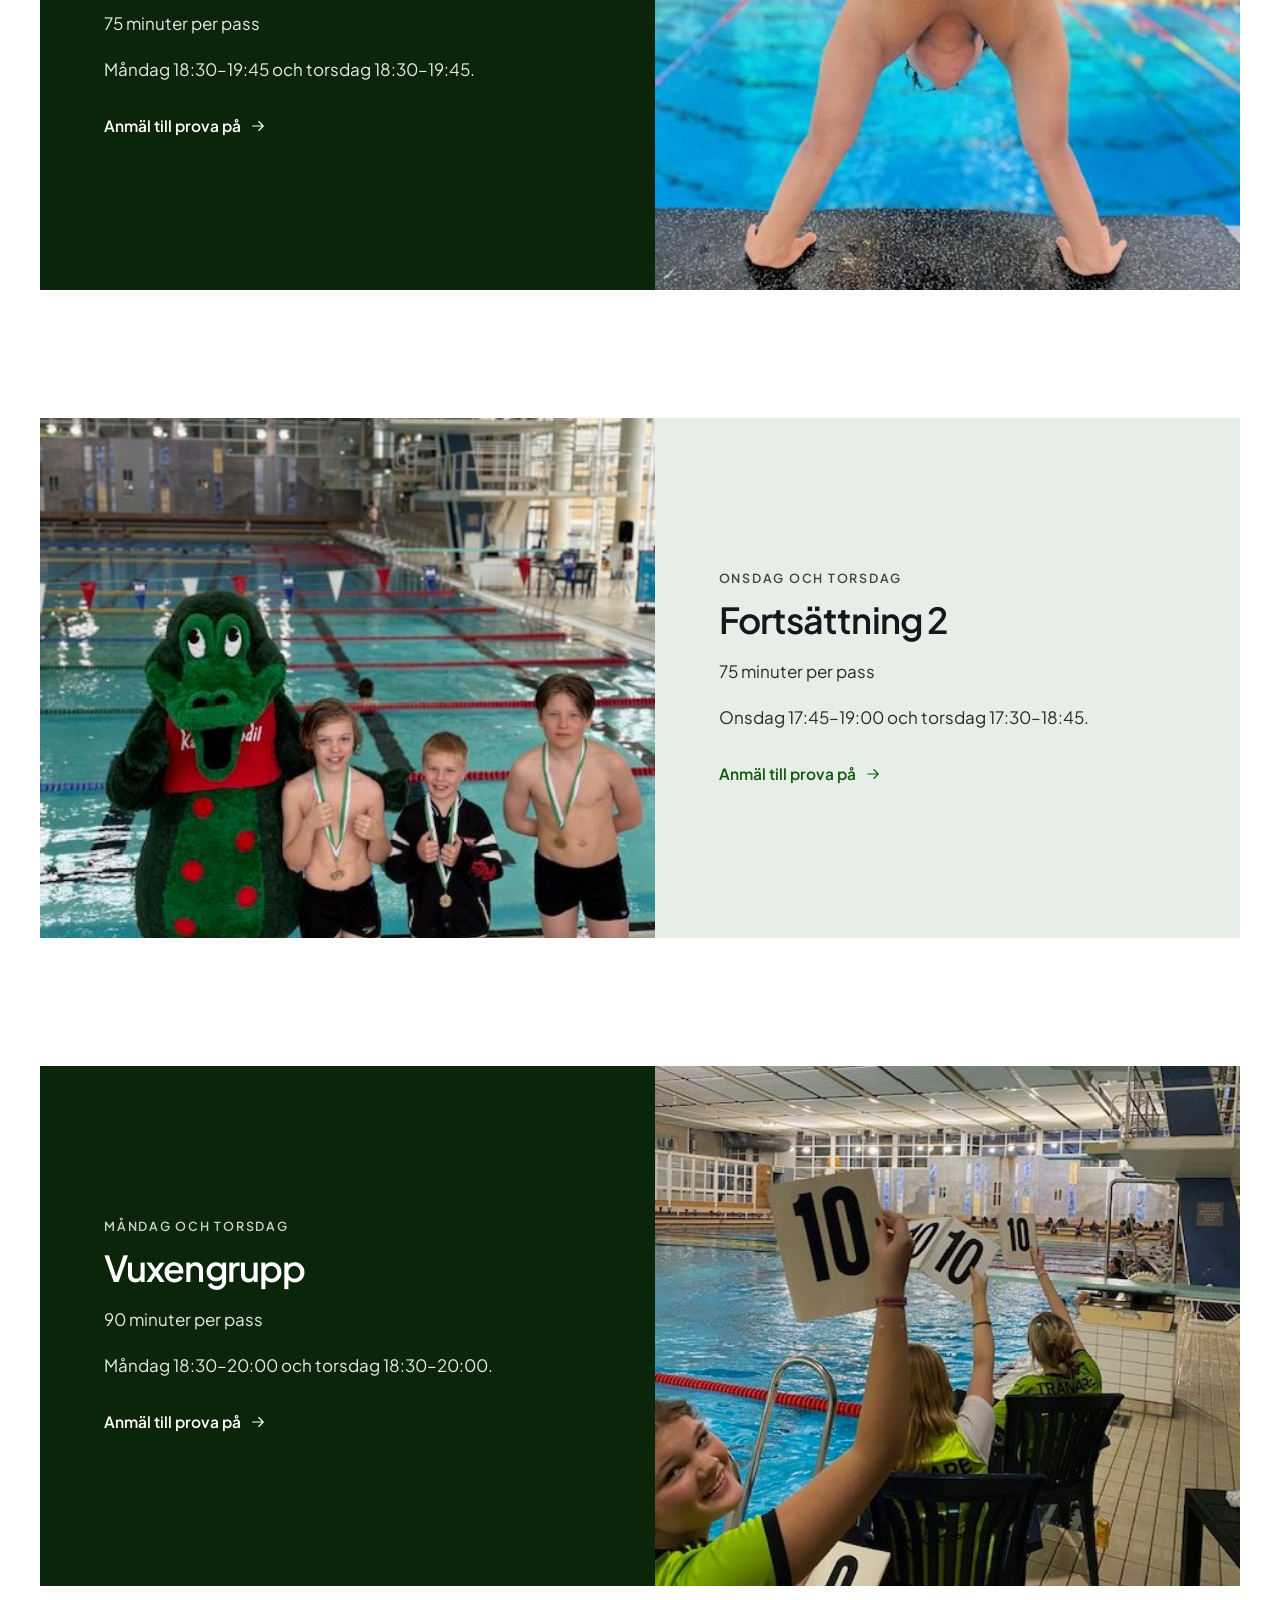
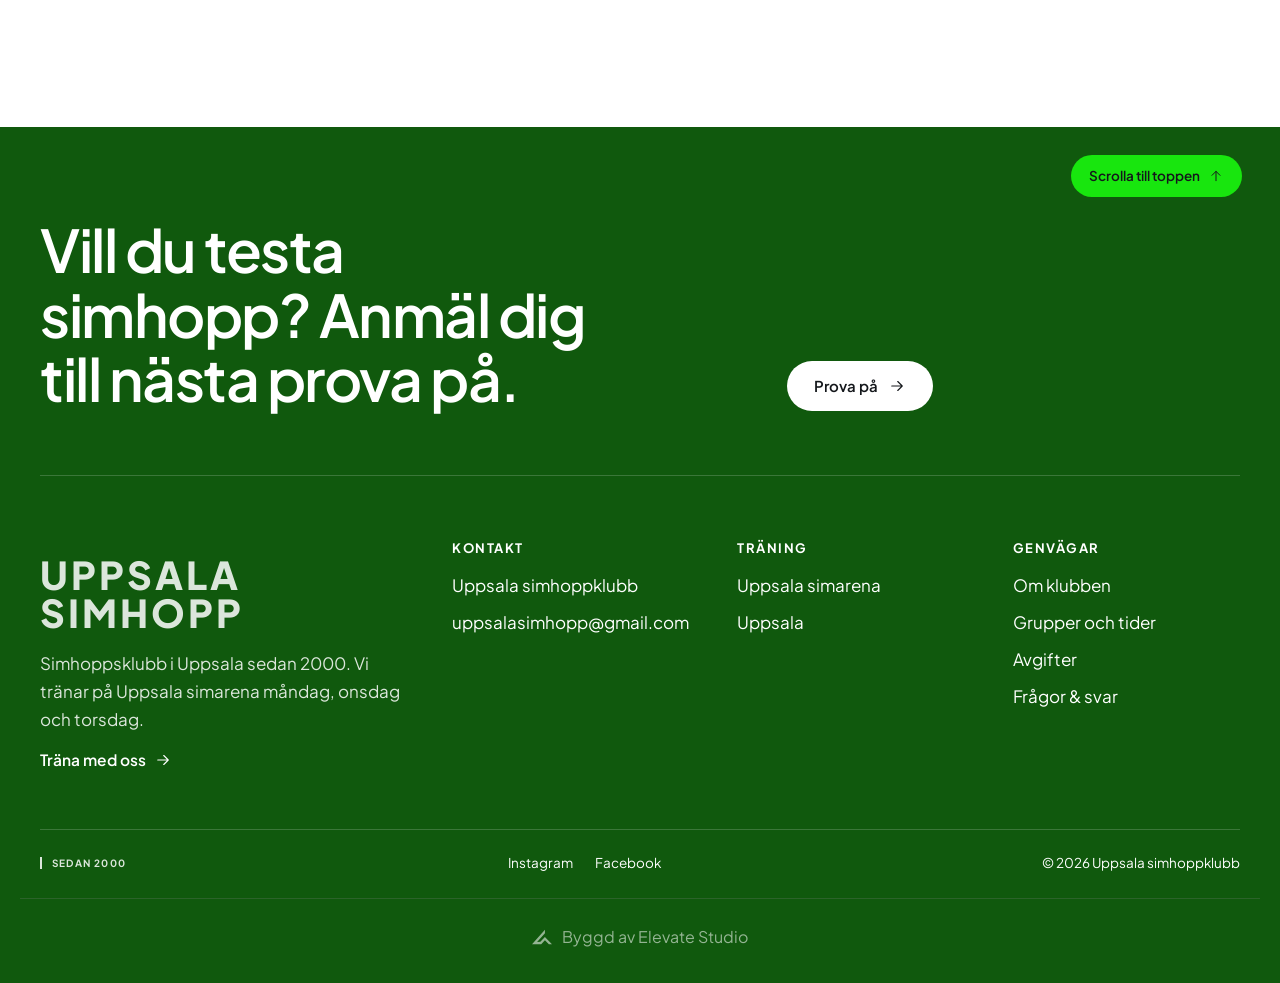
<file: bolag.html>
<!doctype html>
<html lang="sv" id="top">
<head>
<meta charset="utf-8">
<meta name="viewport" content="width=device-width,initial-scale=1,viewport-fit=cover">
<title>Grupper och tider | Uppsala simhoppklubb</title>
<meta name="description" content="Grupper och tider – Uppsala simhoppklubb.">
<meta name="theme-color" content="#10590d"><meta name="robots" content="noindex, nofollow">
<meta property="og:title" content="Grupper och tider | Uppsala simhoppklubb"><meta property="og:description" content="Grupper och tider – Uppsala simhoppklubb."><meta property="og:image" content="img/uss-svikt-bred.jpg">
<link rel="preconnect" href="https://fonts.googleapis.com"><link rel="preconnect" href="https://fonts.gstatic.com" crossorigin><link rel="stylesheet" href="https://fonts.googleapis.com/css2?family=Plus+Jakarta+Sans:wght@400;500;600;700&display=swap">
<link rel="stylesheet" href="assets/tokens.css?v=e2378b72">
<link rel="stylesheet" href="assets/bas.css?v=02ded030">
<link rel="icon" href="img/logga-original.png" type="image/png">
</head>
<body data-hero="band" data-header="ljus" data-meny="inline" data-ruta="mork" data-kort="overlay" data-knapp="fylld" data-projekt="karusell" data-nyheter="lista" data-sidhero="bild" data-motiv="inget" data-herotext="hoger" data-rubrik="standard" data-kursiv="0">
<div class="demo-rad" role="note">Förslag från Elevate Studio – inte klubbens officiella webbplats.</div><a class="skip" href="#main">Hoppa till innehållet</a>
<div class="topprad"><div class="wrap"><a href="om-oss.html#kontakt"><svg class="ik" viewBox="0 0 24 24" fill="none" stroke="currentColor" stroke-width="1.5" stroke-linecap="round" stroke-linejoin="round" aria-hidden="true"><path d="M9 4 3 6v14l6-2 6 2 6-2V4l-6 2z"/><path d="M9 4v14M15 6v14"/></svg><span>Uppsala simarena</span></a><a class="t-dold" href="mailto:uppsalasimhopp@gmail.com">uppsalasimhopp@gmail.com</a><span class="t-dold">Träning mån, ons och tor</span></div></div><header class="head" id="head">
  <div class="wrap">
    <a class="logga" href="index.html" aria-label="Uppsala simhoppklubb, till startsidan"><span class="logga-bild" aria-hidden="true"></span><span class="ord">Uppsala Simhopp</span><span class="tag">Sedan 2000</span></a>
    <nav class="nav" aria-label="Huvudmeny"><a href="verksamhet.html">Träna med oss</a><a href="bolag.html" aria-current=page>Grupper och tider</a><a href="priser.html">Avgifter</a><a href="faq.html">Frågor &amp; svar</a><a href="om-oss.html">Om klubben</a></nav>
    <div class="head-verktyg">
      <a class="knapp knapp-primar head-kontakt" href="om-oss.html#kontakt">Prova på</a>
      
      <button class="meny-knapp" id="menyKnapp" type="button" aria-expanded="false" aria-controls="meny" aria-label="Öppna menyn"><span class="ord">Meny</span><span class="streck"><i></i><i></i><i></i></span></button>
    </div>
  </div>
  <nav class="meny" id="meny" aria-label="Meny" hidden>
    <div class="wrap">
      <ul class="meny-huvud"><li><a href="verksamhet.html">Träna med oss</a></li><li><a href="bolag.html">Grupper och tider</a></li><li><a href="priser.html">Avgifter</a></li><li><a href="faq.html">Frågor &amp; svar</a></li><li><a href="om-oss.html">Om klubben</a></li></ul>
      <div><h4>Grupperna</h4><ul><li><a href="bolag.html#bolag-0">Nybörjargrupp</a></li><li><a href="bolag.html#bolag-1">Fortsättning 1</a></li><li><a href="bolag.html#bolag-2">Fortsättning 2</a></li><li><a href="bolag.html#bolag-3">Vuxengrupp</a></li></ul></div>
      <div><h4>Genvägar</h4><ul><li><a href="om-oss.html#kontakt">Anmäl till prova på</a></li><li><a href="bolag.html">Grupper och tider</a></li><li><a href="priser.html">Avgifter</a></li><li><a href="om-oss.html#kontakt">Kontakt</a></li></ul></div>
    </div>
  </nav>
</header>
<main id="main">
<section class="sidhero" aria-labelledby="h1"><div class="bild-fyll"><img src="img/uss-tornet.jpg" srcset="img/uss-tornet-s.jpg 700w, img/uss-tornet.jpg 1600w" sizes="100vw" alt="Hopptornet och bassängen sedda från läktaren" fetchpriority=high decoding="async"></div>
  <div class="wrap"><nav class="brodsmula" aria-label="Brödsmulor"><a href="index.html">Start</a> / <span aria-current="page">Grupper och tider</span></nav><h1 id="h1">Grupper och tider</h1><p class="ingress">4 grupper, tre kvällar i veckan.</p></div></section><div style="height:clamp(24px,3vw,48px)"></div><section class="sek-tat" id="bolag-0"><div class="wrap"><div class="panel ljus reveal"><div class="panel-bild"><div class="bild-fyll"><img src="img/uss-svikt.jpg" srcset="img/uss-svikt-s.jpg 700w, img/uss-svikt.jpg 1600w" sizes="(min-width:960px) 50vw, 100vw" alt="Svikten och bassängen med simhallen i bakgrunden" loading=lazy decoding="async"></div></div><div class="panel-text"><span class="etikett">Måndag, onsdag och torsdag</span><h2>Nybörjargrupp</h2><p>Fyra pass i veckan att välja mellan, 60 minuter per pass</p><p>Måndag 17:00–18:00 och 17:40–18:40, onsdag 18:45–19:45, torsdag 17:00–18:00.</p><div class="knappar"><a class="textlank" href="om-oss.html#kontakt"><span>Anmäl till prova på</span><svg class="pil" viewBox="0 0 24 24" fill="none" stroke="currentColor" stroke-width="1.5" stroke-linecap="round" stroke-linejoin="round" aria-hidden="true"><path d="M5 12h14M13 6l6 6-6 6"/></svg></a></div></div></div></div></section><section class="sek-tat" id="bolag-1"><div class="wrap"><div class="panel omvand reveal"><div class="panel-bild"><div class="bild-fyll"><img src="img/uss-handstand.jpg" srcset="img/uss-handstand-s.jpg 700w, img/uss-handstand.jpg 1600w" sizes="(min-width:960px) 50vw, 100vw" alt="Hoppare gör handstående längst ut på plattformen" loading=lazy decoding="async"></div></div><div class="panel-text"><span class="etikett">Måndag och torsdag</span><h2>Fortsättning 1</h2><p>75 minuter per pass</p><p>Måndag 18:30–19:45 och torsdag 18:30–19:45.</p><div class="knappar"><a class="textlank" href="om-oss.html#kontakt"><span>Anmäl till prova på</span><svg class="pil" viewBox="0 0 24 24" fill="none" stroke="currentColor" stroke-width="1.5" stroke-linecap="round" stroke-linejoin="round" aria-hidden="true"><path d="M5 12h14M13 6l6 6-6 6"/></svg></a></div></div></div></div></section><section class="sek-tat" id="bolag-2"><div class="wrap"><div class="panel ljus reveal"><div class="panel-bild"><div class="bild-fyll"><img src="img/uss-medaljer.jpg" srcset="img/uss-medaljer-s.jpg 700w, img/uss-medaljer.jpg 1600w" sizes="(min-width:960px) 50vw, 100vw" alt="Tre unga hoppare med medaljer bredvid en maskot i krokodildräkt" loading=lazy decoding="async"></div></div><div class="panel-text"><span class="etikett">Onsdag och torsdag</span><h2>Fortsättning 2</h2><p>75 minuter per pass</p><p>Onsdag 17:45–19:00 och torsdag 17:30–18:45.</p><div class="knappar"><a class="textlank" href="om-oss.html#kontakt"><span>Anmäl till prova på</span><svg class="pil" viewBox="0 0 24 24" fill="none" stroke="currentColor" stroke-width="1.5" stroke-linecap="round" stroke-linejoin="round" aria-hidden="true"><path d="M5 12h14M13 6l6 6-6 6"/></svg></a></div></div></div></div></section><section class="sek-tat" id="bolag-3"><div class="wrap"><div class="panel omvand reveal"><div class="panel-bild"><div class="bild-fyll"><img src="img/uss-domare.jpg" srcset="img/uss-domare-s.jpg 700w, img/uss-domare.jpg 1600w" sizes="(min-width:960px) 50vw, 100vw" alt="Domare håller upp poängskyltar med tior vid bassängkanten" loading=lazy decoding="async"></div></div><div class="panel-text"><span class="etikett">Måndag och torsdag</span><h2>Vuxengrupp</h2><p>90 minuter per pass</p><p>Måndag 18:30–20:00 och torsdag 18:30–20:00.</p><div class="knappar"><a class="textlank" href="om-oss.html#kontakt"><span>Anmäl till prova på</span><svg class="pil" viewBox="0 0 24 24" fill="none" stroke="currentColor" stroke-width="1.5" stroke-linecap="round" stroke-linejoin="round" aria-hidden="true"><path d="M5 12h14M13 6l6 6-6 6"/></svg></a></div></div></div></div></section><div style="height:clamp(40px,6vw,96px)"></div>
</main>
<footer class="fot fot-med-cta">
  <a class="fot-upp" href="#top">Scrolla till toppen <svg class="ik" viewBox="0 0 24 24" fill="none" stroke="currentColor" stroke-width="1.5" stroke-linecap="round" stroke-linejoin="round" aria-hidden="true"><path d="M12 19V5M6 11l6-6 6 6"/></svg></a>
  <div class="wrap">
    <div class="fot-cta"><h2>Vill du testa simhopp? Anmäl dig till nästa prova på.</h2><div class="knappar"><a class="knapp knapp-ljus" href="om-oss.html#kontakt"><span>Prova på</span><svg class="pil" viewBox="0 0 24 24" fill="none" stroke="currentColor" stroke-width="1.5" stroke-linecap="round" stroke-linejoin="round" aria-hidden="true"><path d="M5 12h14M13 6l6 6-6 6"/></svg></a></div></div>
    <div class="fot-grid">
      <div class="fot-om"><p class="fot-namn">Uppsala Simhopp</p><p>Simhoppsklubb i Uppsala sedan 2000. Vi tränar på Uppsala simarena måndag, onsdag och torsdag.</p><a class="textlank" href="verksamhet.html"><span>Träna med oss</span><svg class="pil" viewBox="0 0 24 24" fill="none" stroke="currentColor" stroke-width="1.5" stroke-linecap="round" stroke-linejoin="round" aria-hidden="true"><path d="M5 12h14M13 6l6 6-6 6"/></svg></a></div>
      <div><h4>Kontakt</h4><ul><li>Uppsala simhoppklubb</li><li><a href="mailto:uppsalasimhopp@gmail.com">uppsalasimhopp@gmail.com</a></li></ul></div>
      <div><h4>Träning</h4><ul><li>Uppsala simarena</li><li> Uppsala</li></ul></div>
      <div><h4>Genvägar</h4><ul><li><a href="om-oss.html">Om klubben</a></li><li><a href="bolag.html">Grupper och tider</a></li><li><a href="priser.html">Avgifter</a></li><li><a href="faq.html">Frågor &amp; svar</a></li></ul></div>
    </div>
    
    <div class="fot-slut"><span class="fot-tag">Sedan 2000</span><nav aria-label="Juridiskt"><a href="https://www.instagram.com/uppsalasimhoppklubb/" target="_blank" rel="noopener">Instagram</a><a href="https://www.facebook.com/uppsalasimhoppklubb" target="_blank" rel="noopener">Facebook</a></nav><span>© <span data-year>2026</span> Uppsala simhoppklubb</span></div>
  </div>
<!-- elevate-credit -->
<style>.elevate-credit{max-width:1240px;margin:24px auto 0;padding:20px 16px 0;border-top:1px solid rgba(128,128,128,.25);display:flex;justify-content:center;box-sizing:border-box}.elevate-credit a{display:inline-flex;align-items:center;gap:10px;padding:8px 0;font:inherit;font-size:15px;line-height:1;color:inherit;opacity:.55;text-decoration:none;transition:opacity .2s}.elevate-credit a:hover,.elevate-credit a:focus-visible{opacity:1}.elevate-credit svg{width:20px;height:20px;flex:none;display:block}@media(min-width:1024px){.elevate-credit a{font-size:16px}}</style>
<div class="elevate-credit"><a href="https://elevatestudio.nu" target="_blank" rel="noopener"><svg viewBox="0 0 1884.3 1353.9" aria-hidden="true"><path d="M0.0 1353.9 L1218.7 0.0 L1218.7 329.1 L479.7 1136.4 L786.7 1132.4 L1215.5 687.4 L1884.3 1349.9 L1590.1 1349.9 L1218.6 994.7 L865.4 1349.9Z" fill="currentColor"/></svg>Byggd av Elevate Studio</a></div>
</footer>
<script src="assets/sajt.js?v=88ffd835" defer></script>
</body>
</html>
</file>
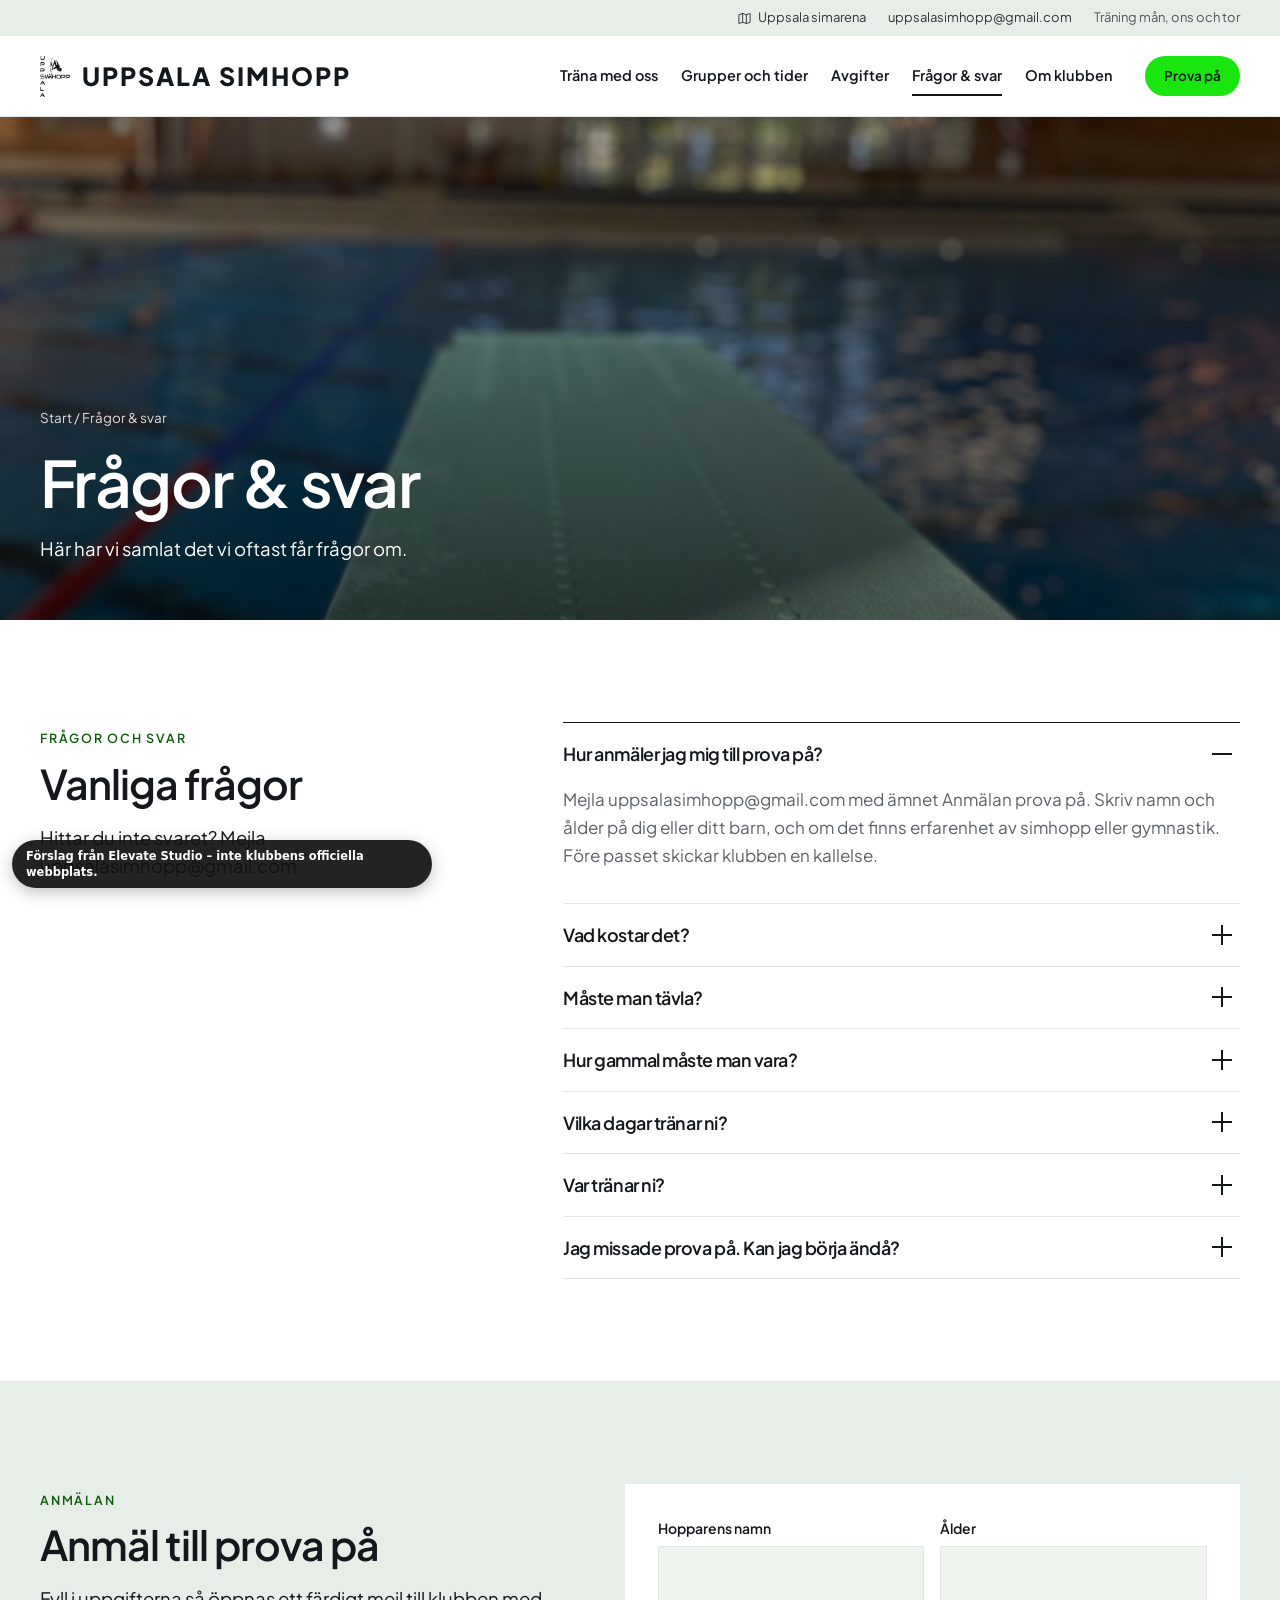
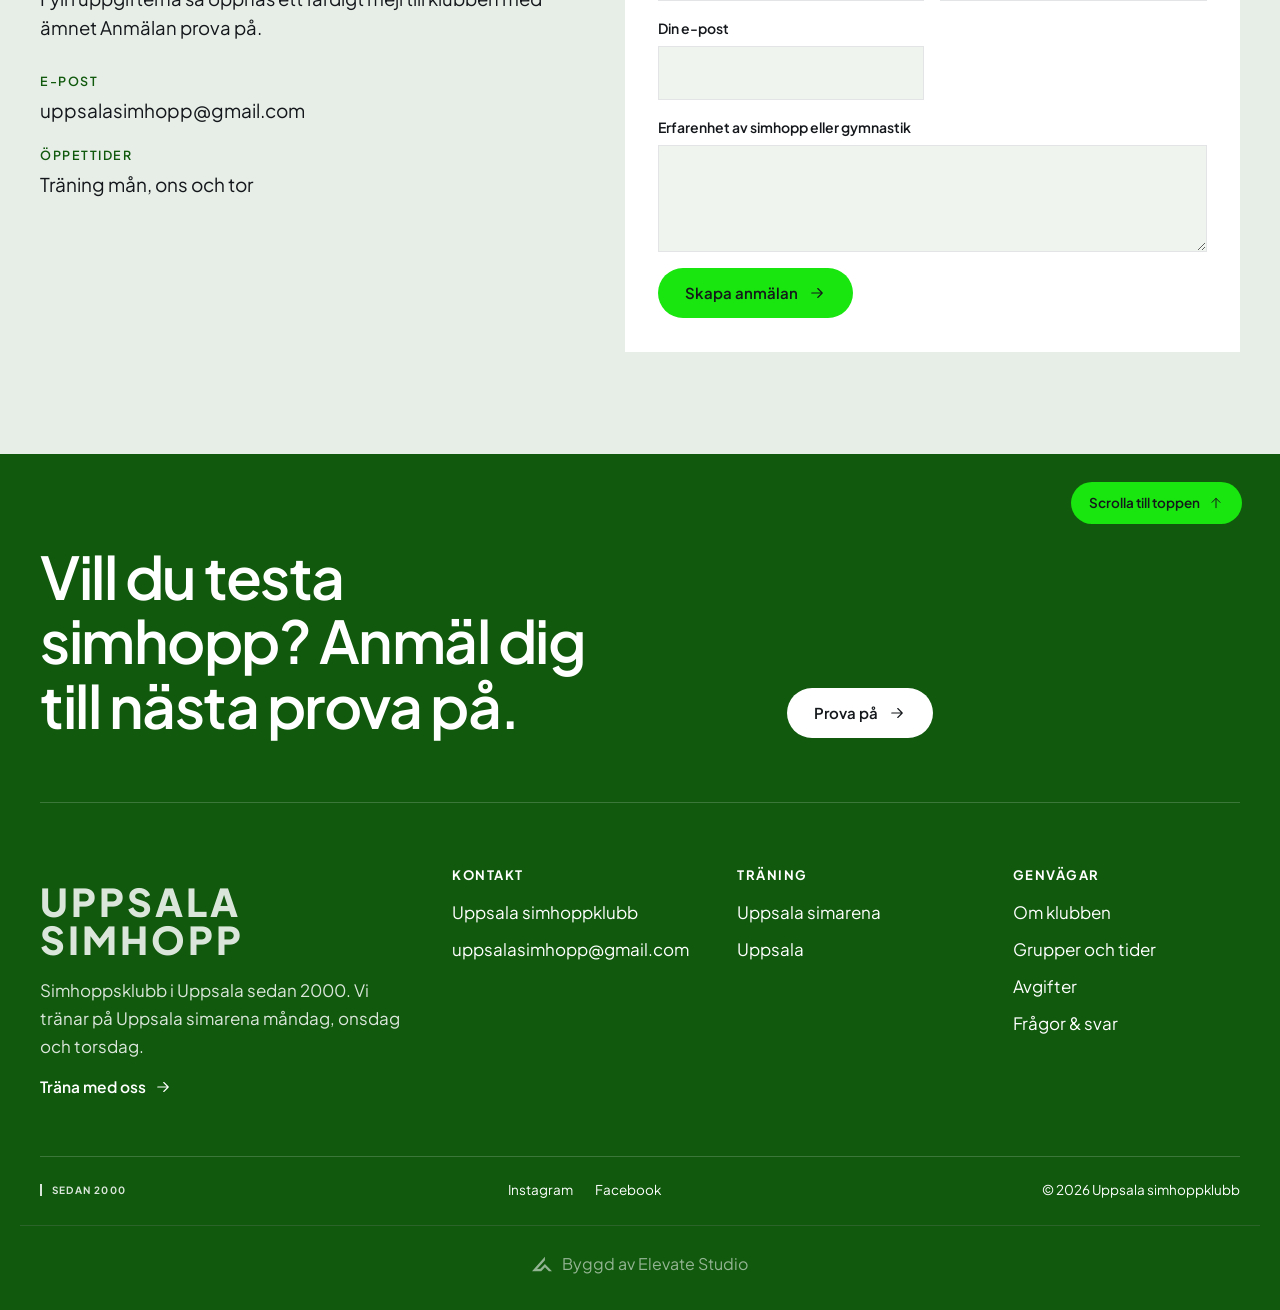
<file: faq.html>
<!doctype html>
<html lang="sv" id="top">
<head>
<meta charset="utf-8">
<meta name="viewport" content="width=device-width,initial-scale=1,viewport-fit=cover">
<title>Frågor &amp; svar | Uppsala simhoppklubb</title>
<meta name="description" content="Frågor &amp; svar – Uppsala simhoppklubb.">
<meta name="theme-color" content="#10590d"><meta name="robots" content="noindex, nofollow">
<meta property="og:title" content="Frågor &amp; svar | Uppsala simhoppklubb"><meta property="og:description" content="Frågor &amp; svar – Uppsala simhoppklubb."><meta property="og:image" content="img/uss-svikt-bred.jpg">
<link rel="preconnect" href="https://fonts.googleapis.com"><link rel="preconnect" href="https://fonts.gstatic.com" crossorigin><link rel="stylesheet" href="https://fonts.googleapis.com/css2?family=Plus+Jakarta+Sans:wght@400;500;600;700&display=swap">
<link rel="stylesheet" href="assets/tokens.css?v=e2378b72">
<link rel="stylesheet" href="assets/bas.css?v=02ded030">
<link rel="icon" href="img/logga-original.png" type="image/png">
</head>
<body data-hero="band" data-header="ljus" data-meny="inline" data-ruta="mork" data-kort="overlay" data-knapp="fylld" data-projekt="karusell" data-nyheter="lista" data-sidhero="bild" data-motiv="inget" data-herotext="hoger" data-rubrik="standard" data-kursiv="0">
<div class="demo-rad" role="note">Förslag från Elevate Studio – inte klubbens officiella webbplats.</div><a class="skip" href="#main">Hoppa till innehållet</a>
<div class="topprad"><div class="wrap"><a href="om-oss.html#kontakt"><svg class="ik" viewBox="0 0 24 24" fill="none" stroke="currentColor" stroke-width="1.5" stroke-linecap="round" stroke-linejoin="round" aria-hidden="true"><path d="M9 4 3 6v14l6-2 6 2 6-2V4l-6 2z"/><path d="M9 4v14M15 6v14"/></svg><span>Uppsala simarena</span></a><a class="t-dold" href="mailto:uppsalasimhopp@gmail.com">uppsalasimhopp@gmail.com</a><span class="t-dold">Träning mån, ons och tor</span></div></div><header class="head" id="head">
  <div class="wrap">
    <a class="logga" href="index.html" aria-label="Uppsala simhoppklubb, till startsidan"><span class="logga-bild" aria-hidden="true"></span><span class="ord">Uppsala Simhopp</span><span class="tag">Sedan 2000</span></a>
    <nav class="nav" aria-label="Huvudmeny"><a href="verksamhet.html">Träna med oss</a><a href="bolag.html">Grupper och tider</a><a href="priser.html">Avgifter</a><a href="faq.html" aria-current=page>Frågor &amp; svar</a><a href="om-oss.html">Om klubben</a></nav>
    <div class="head-verktyg">
      <a class="knapp knapp-primar head-kontakt" href="om-oss.html#kontakt">Prova på</a>
      
      <button class="meny-knapp" id="menyKnapp" type="button" aria-expanded="false" aria-controls="meny" aria-label="Öppna menyn"><span class="ord">Meny</span><span class="streck"><i></i><i></i><i></i></span></button>
    </div>
  </div>
  <nav class="meny" id="meny" aria-label="Meny" hidden>
    <div class="wrap">
      <ul class="meny-huvud"><li><a href="verksamhet.html">Träna med oss</a></li><li><a href="bolag.html">Grupper och tider</a></li><li><a href="priser.html">Avgifter</a></li><li><a href="faq.html">Frågor &amp; svar</a></li><li><a href="om-oss.html">Om klubben</a></li></ul>
      <div><h4>Grupperna</h4><ul><li><a href="bolag.html#bolag-0">Nybörjargrupp</a></li><li><a href="bolag.html#bolag-1">Fortsättning 1</a></li><li><a href="bolag.html#bolag-2">Fortsättning 2</a></li><li><a href="bolag.html#bolag-3">Vuxengrupp</a></li></ul></div>
      <div><h4>Genvägar</h4><ul><li><a href="om-oss.html#kontakt">Anmäl till prova på</a></li><li><a href="bolag.html">Grupper och tider</a></li><li><a href="priser.html">Avgifter</a></li><li><a href="om-oss.html#kontakt">Kontakt</a></li></ul></div>
    </div>
  </nav>
</header>
<main id="main">
<section class="sidhero" aria-labelledby="h1"><div class="bild-fyll"><img src="img/uss-svikt-bred.jpg" srcset="img/uss-svikt-bred-s.jpg 700w, img/uss-svikt-bred.jpg 1600w" sizes="100vw" alt="Svikten sedd från hopparens plats, ut över bassängen" fetchpriority=high decoding="async"></div>
  <div class="wrap"><nav class="brodsmula" aria-label="Brödsmulor"><a href="index.html">Start</a> / <span aria-current="page">Frågor &amp; svar</span></nav><h1 id="h1">Frågor &amp; svar</h1><p class="ingress">Här har vi samlat det vi oftast får frågor om.</p></div></section><section class="sek " aria-labelledby="faq-h"><div class="wrap faq-grid"><div><span class="etikett">Frågor och svar</span><h2 id="faq-h">Vanliga frågor</h2>
  <p class="ingress" style="margin-top:18px">Hittar du inte svaret? Mejla uppsalasimhopp@gmail.com.</p><div class="knappar"></div></div><div class="vv-expertis faq"><details open><summary><span class="t">Hur anmäler jag mig till prova på?</span><span class="plus" aria-hidden="true"></span></summary><div class="ex-text"><p>Mejla uppsalasimhopp@gmail.com med ämnet Anmälan prova på. Skriv namn och ålder på dig eller ditt barn, och om det finns erfarenhet av simhopp eller gymnastik. Före passet skickar klubben en kallelse.</p></div></details><details><summary><span class="t">Vad kostar det?</span><span class="plus" aria-hidden="true"></span></summary><div class="ex-text"><p>Prova på är gratis. Terminsavgiften är 1 750 kr för ett pass i veckan om 60 minuter och upp till 2 350 kr för två pass i veckan om 75 minuter.</p></div></details><details><summary><span class="t">Måste man tävla?</span><span class="plus" aria-hidden="true"></span></summary><div class="ex-text"><p>Nej. Tävling är frivilligt. De flesta tränar för att det är roligt och för att de mår bra av det.</p></div></details><details><summary><span class="t">Hur gammal måste man vara?</span><span class="plus" aria-hidden="true"></span></summary><div class="ex-text"><p>Medlemmarna är mellan 5 och 65 år. Det finns nybörjargrupper, två fortsättningsgrupper och en vuxengrupp.</p></div></details><details><summary><span class="t">Vilka dagar tränar ni?</span><span class="plus" aria-hidden="true"></span></summary><div class="ex-text"><p>Måndag, onsdag och torsdag. Tiderna för varje grupp finns under Grupper och tider.</p></div></details><details><summary><span class="t">Var tränar ni?</span><span class="plus" aria-hidden="true"></span></summary><div class="ex-text"><p>På Uppsala simarena. Klubben har flyttat dit från Fyrishov.</p></div></details><details><summary><span class="t">Jag missade prova på. Kan jag börja ändå?</span><span class="plus" aria-hidden="true"></span></summary><div class="ex-text"><p>Ja. Skicka en intresseanmälan till uppsalasimhopp@gmail.com. Finns det plats får du ett erbjudande, annars hamnar du i kö.</p></div></details></div></div></section><section class="sek pa-ton" aria-labelledby="bo2-h" id="boka"><div class="wrap boka">
  <div><span class="etikett">Anmälan</span><h2 id="bo2-h">Anmäl till prova på</h2><p class="ingress" style="margin-top:18px">Fyll i uppgifterna så öppnas ett färdigt mejl till klubben med ämnet Anmälan prova på.</p>
  <dl class="boka-info"><div><dt>E-post</dt><dd><a href="mailto:uppsalasimhopp@gmail.com">uppsalasimhopp@gmail.com</a></dd></div><div><dt>Öppettider</dt><dd>Träning mån, ons och tor</dd></div></dl></div>
  <form class="boka-form" onsubmit="event.preventDefault();var f=this,v=function(n){return ((f.elements[n]||{}).value||'').trim()};var t='Namn: '+v('f0')+'\nÅlder: '+v('f1')+'\nE-post: '+v('f2')+'\nErfarenhet av simhopp eller gymnastik: '+v('f3');location.href='mailto:uppsalasimhopp@gmail.com?subject='+encodeURIComponent('Anmälan prova på')+'&body='+encodeURIComponent(t);f.querySelector('.boka-tack').hidden=false;"><label><span>Hopparens namn</span><input type="text" name="f0" autocomplete="name" required></label><label><span>Ålder</span><input type="text" name="f1" inputmode="numeric" autocomplete="off"></label><label><span>Din e-post</span><input type="email" name="f2" autocomplete="email"></label><label class="hel"><span>Erfarenhet av simhopp eller gymnastik</span><textarea name="f3" rows="3"></textarea></label><button class="knapp knapp-primar" type="submit"><span>Skapa anmälan</span><svg class="pil" viewBox="0 0 24 24" fill="none" stroke="currentColor" stroke-width="1.5" stroke-linecap="round" stroke-linejoin="round" aria-hidden="true"><path d="M5 12h14M13 6l6 6-6 6"/></svg></button><p class="boka-tack" hidden role="status">Ditt mejlprogram öppnas med en färdig anmälan. Skicka mejlet för att anmäla dig.</p></form></div></section>
</main>
<footer class="fot fot-med-cta">
  <a class="fot-upp" href="#top">Scrolla till toppen <svg class="ik" viewBox="0 0 24 24" fill="none" stroke="currentColor" stroke-width="1.5" stroke-linecap="round" stroke-linejoin="round" aria-hidden="true"><path d="M12 19V5M6 11l6-6 6 6"/></svg></a>
  <div class="wrap">
    <div class="fot-cta"><h2>Vill du testa simhopp? Anmäl dig till nästa prova på.</h2><div class="knappar"><a class="knapp knapp-ljus" href="om-oss.html#kontakt"><span>Prova på</span><svg class="pil" viewBox="0 0 24 24" fill="none" stroke="currentColor" stroke-width="1.5" stroke-linecap="round" stroke-linejoin="round" aria-hidden="true"><path d="M5 12h14M13 6l6 6-6 6"/></svg></a></div></div>
    <div class="fot-grid">
      <div class="fot-om"><p class="fot-namn">Uppsala Simhopp</p><p>Simhoppsklubb i Uppsala sedan 2000. Vi tränar på Uppsala simarena måndag, onsdag och torsdag.</p><a class="textlank" href="verksamhet.html"><span>Träna med oss</span><svg class="pil" viewBox="0 0 24 24" fill="none" stroke="currentColor" stroke-width="1.5" stroke-linecap="round" stroke-linejoin="round" aria-hidden="true"><path d="M5 12h14M13 6l6 6-6 6"/></svg></a></div>
      <div><h4>Kontakt</h4><ul><li>Uppsala simhoppklubb</li><li><a href="mailto:uppsalasimhopp@gmail.com">uppsalasimhopp@gmail.com</a></li></ul></div>
      <div><h4>Träning</h4><ul><li>Uppsala simarena</li><li> Uppsala</li></ul></div>
      <div><h4>Genvägar</h4><ul><li><a href="om-oss.html">Om klubben</a></li><li><a href="bolag.html">Grupper och tider</a></li><li><a href="priser.html">Avgifter</a></li><li><a href="faq.html">Frågor &amp; svar</a></li></ul></div>
    </div>
    
    <div class="fot-slut"><span class="fot-tag">Sedan 2000</span><nav aria-label="Juridiskt"><a href="https://www.instagram.com/uppsalasimhoppklubb/" target="_blank" rel="noopener">Instagram</a><a href="https://www.facebook.com/uppsalasimhoppklubb" target="_blank" rel="noopener">Facebook</a></nav><span>© <span data-year>2026</span> Uppsala simhoppklubb</span></div>
  </div>
<!-- elevate-credit -->
<style>.elevate-credit{max-width:1240px;margin:24px auto 0;padding:20px 16px 0;border-top:1px solid rgba(128,128,128,.25);display:flex;justify-content:center;box-sizing:border-box}.elevate-credit a{display:inline-flex;align-items:center;gap:10px;padding:8px 0;font:inherit;font-size:15px;line-height:1;color:inherit;opacity:.55;text-decoration:none;transition:opacity .2s}.elevate-credit a:hover,.elevate-credit a:focus-visible{opacity:1}.elevate-credit svg{width:20px;height:20px;flex:none;display:block}@media(min-width:1024px){.elevate-credit a{font-size:16px}}</style>
<div class="elevate-credit"><a href="https://elevatestudio.nu" target="_blank" rel="noopener"><svg viewBox="0 0 1884.3 1353.9" aria-hidden="true"><path d="M0.0 1353.9 L1218.7 0.0 L1218.7 329.1 L479.7 1136.4 L786.7 1132.4 L1215.5 687.4 L1884.3 1349.9 L1590.1 1349.9 L1218.6 994.7 L865.4 1349.9Z" fill="currentColor"/></svg>Byggd av Elevate Studio</a></div>
</footer>
<script src="assets/sajt.js?v=88ffd835" defer></script>
</body>
</html>
</file>
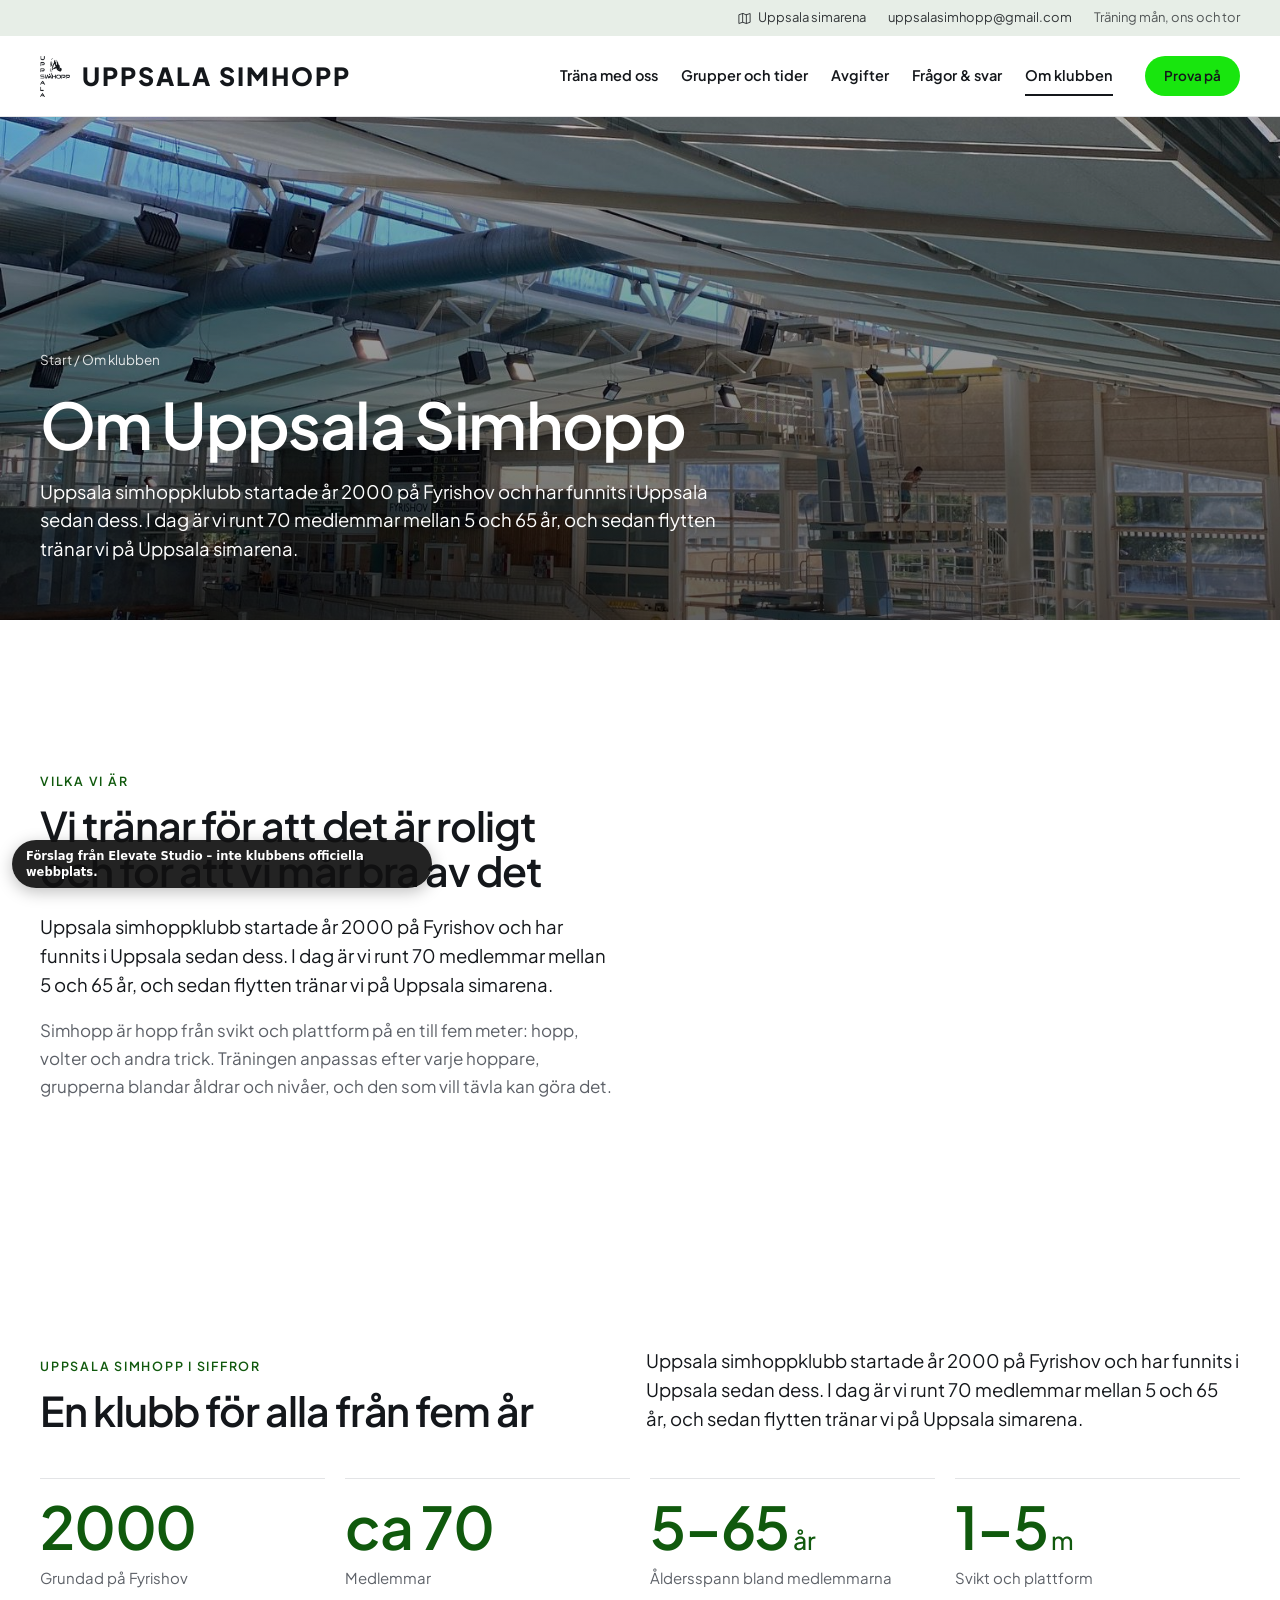
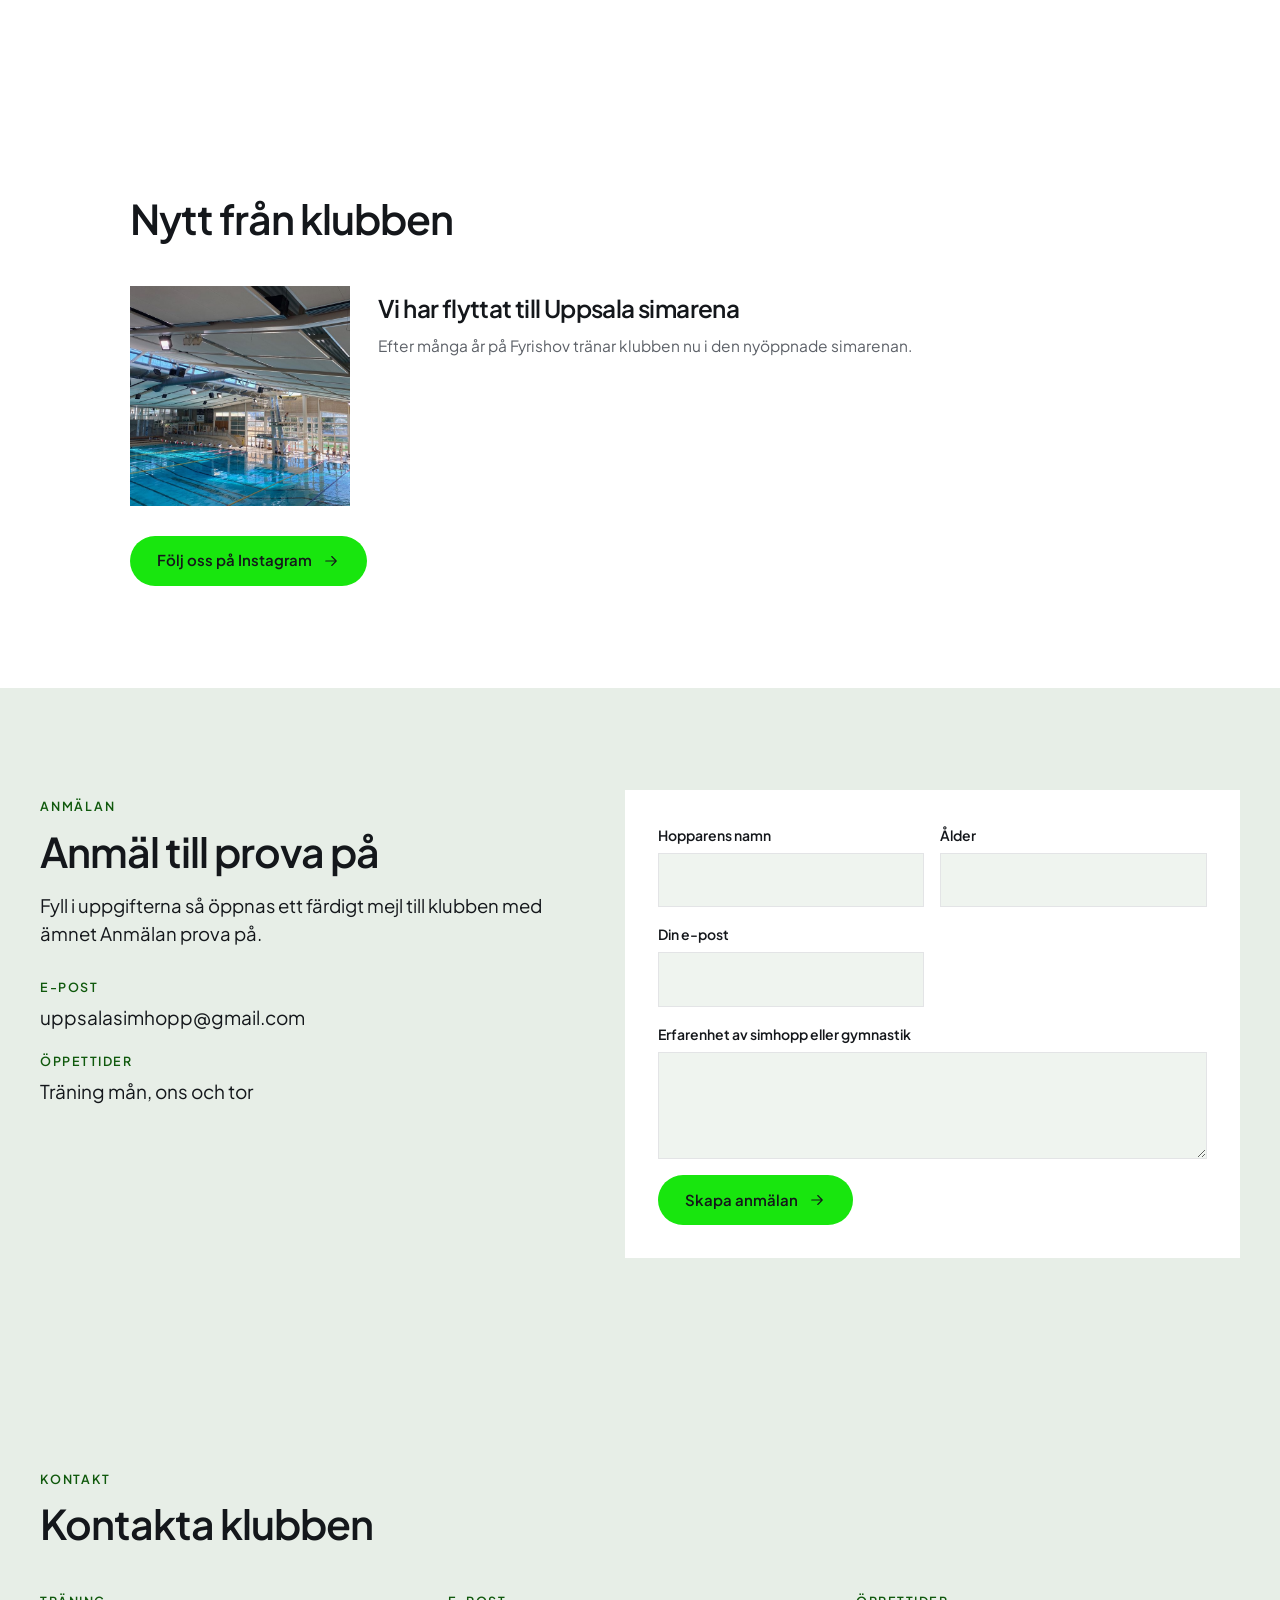
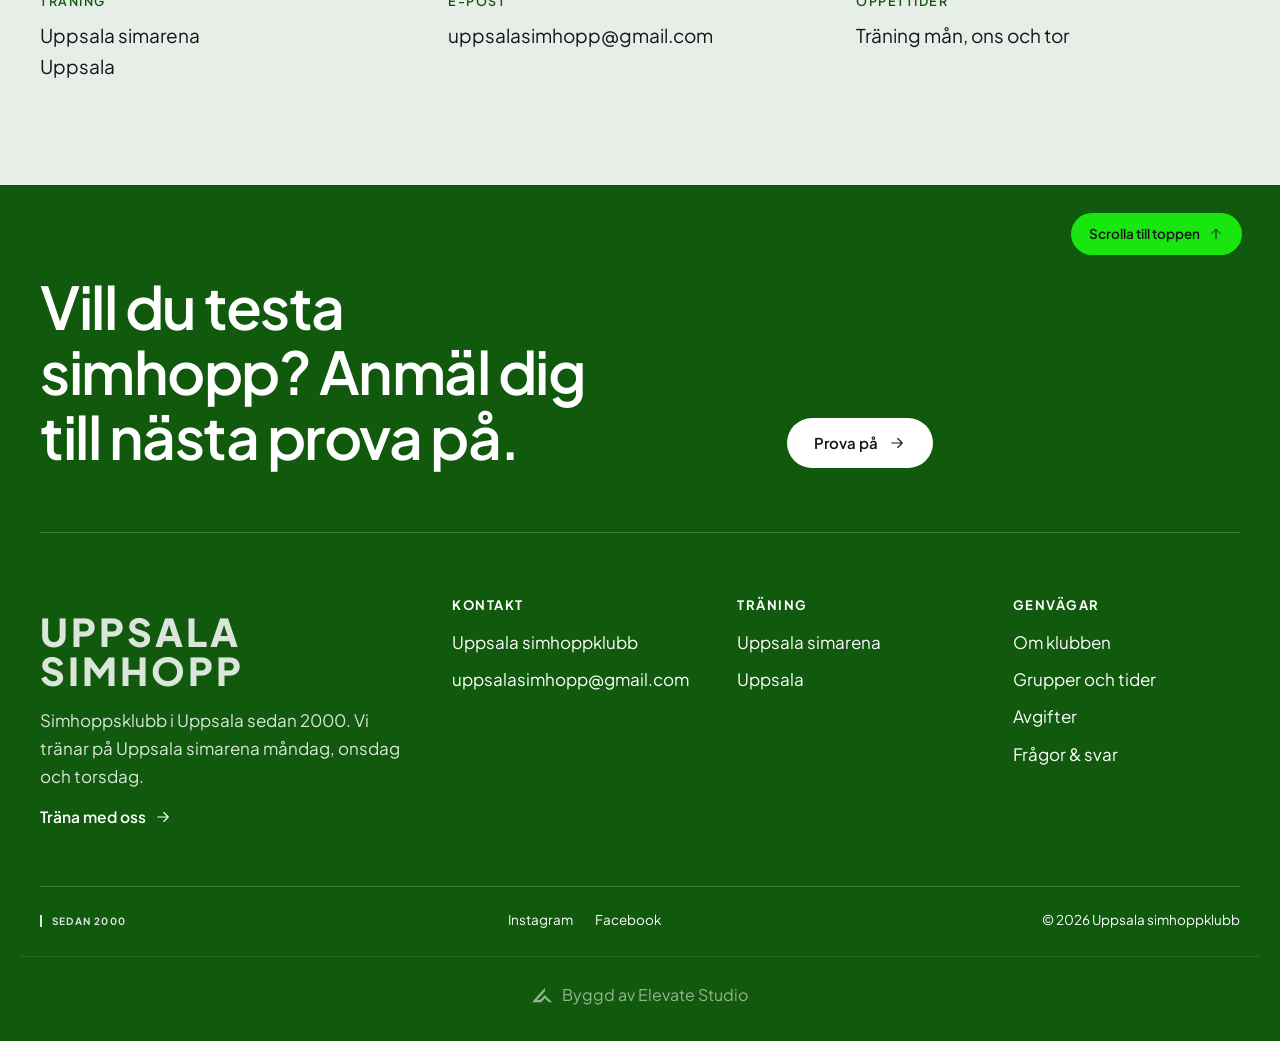
<file: om-oss.html>
<!doctype html>
<html lang="sv" id="top">
<head>
<meta charset="utf-8">
<meta name="viewport" content="width=device-width,initial-scale=1,viewport-fit=cover">
<title>Om klubben | Uppsala simhoppklubb</title>
<meta name="description" content="Om Uppsala simhoppklubb.">
<meta name="theme-color" content="#10590d"><meta name="robots" content="noindex, nofollow">
<meta property="og:title" content="Om klubben | Uppsala simhoppklubb"><meta property="og:description" content="Om Uppsala simhoppklubb."><meta property="og:image" content="img/uss-svikt-bred.jpg">
<link rel="preconnect" href="https://fonts.googleapis.com"><link rel="preconnect" href="https://fonts.gstatic.com" crossorigin><link rel="stylesheet" href="https://fonts.googleapis.com/css2?family=Plus+Jakarta+Sans:wght@400;500;600;700&display=swap">
<link rel="stylesheet" href="assets/tokens.css?v=e2378b72">
<link rel="stylesheet" href="assets/bas.css?v=02ded030">
<link rel="icon" href="img/logga-original.png" type="image/png">
</head>
<body data-hero="band" data-header="ljus" data-meny="inline" data-ruta="mork" data-kort="overlay" data-knapp="fylld" data-projekt="karusell" data-nyheter="lista" data-sidhero="bild" data-motiv="inget" data-herotext="hoger" data-rubrik="standard" data-kursiv="0">
<div class="demo-rad" role="note">Förslag från Elevate Studio – inte klubbens officiella webbplats.</div><a class="skip" href="#main">Hoppa till innehållet</a>
<div class="topprad"><div class="wrap"><a href="om-oss.html#kontakt"><svg class="ik" viewBox="0 0 24 24" fill="none" stroke="currentColor" stroke-width="1.5" stroke-linecap="round" stroke-linejoin="round" aria-hidden="true"><path d="M9 4 3 6v14l6-2 6 2 6-2V4l-6 2z"/><path d="M9 4v14M15 6v14"/></svg><span>Uppsala simarena</span></a><a class="t-dold" href="mailto:uppsalasimhopp@gmail.com">uppsalasimhopp@gmail.com</a><span class="t-dold">Träning mån, ons och tor</span></div></div><header class="head" id="head">
  <div class="wrap">
    <a class="logga" href="index.html" aria-label="Uppsala simhoppklubb, till startsidan"><span class="logga-bild" aria-hidden="true"></span><span class="ord">Uppsala Simhopp</span><span class="tag">Sedan 2000</span></a>
    <nav class="nav" aria-label="Huvudmeny"><a href="verksamhet.html">Träna med oss</a><a href="bolag.html">Grupper och tider</a><a href="priser.html">Avgifter</a><a href="faq.html">Frågor &amp; svar</a><a href="om-oss.html" aria-current=page>Om klubben</a></nav>
    <div class="head-verktyg">
      <a class="knapp knapp-primar head-kontakt" href="om-oss.html#kontakt">Prova på</a>
      
      <button class="meny-knapp" id="menyKnapp" type="button" aria-expanded="false" aria-controls="meny" aria-label="Öppna menyn"><span class="ord">Meny</span><span class="streck"><i></i><i></i><i></i></span></button>
    </div>
  </div>
  <nav class="meny" id="meny" aria-label="Meny" hidden>
    <div class="wrap">
      <ul class="meny-huvud"><li><a href="verksamhet.html">Träna med oss</a></li><li><a href="bolag.html">Grupper och tider</a></li><li><a href="priser.html">Avgifter</a></li><li><a href="faq.html">Frågor &amp; svar</a></li><li><a href="om-oss.html">Om klubben</a></li></ul>
      <div><h4>Grupperna</h4><ul><li><a href="bolag.html#bolag-0">Nybörjargrupp</a></li><li><a href="bolag.html#bolag-1">Fortsättning 1</a></li><li><a href="bolag.html#bolag-2">Fortsättning 2</a></li><li><a href="bolag.html#bolag-3">Vuxengrupp</a></li></ul></div>
      <div><h4>Genvägar</h4><ul><li><a href="om-oss.html#kontakt">Anmäl till prova på</a></li><li><a href="bolag.html">Grupper och tider</a></li><li><a href="priser.html">Avgifter</a></li><li><a href="om-oss.html#kontakt">Kontakt</a></li></ul></div>
    </div>
  </nav>
</header>
<main id="main">
<section class="sidhero" aria-labelledby="h1"><div class="bild-fyll"><img src="img/uss-hallen.jpg" srcset="img/uss-hallen-s.jpg 700w, img/uss-hallen.jpg 1600w" sizes="100vw" alt="Simhallen med hopptorn, femtiometersbassäng och stora fönster" fetchpriority=high decoding="async"></div>
  <div class="wrap"><nav class="brodsmula" aria-label="Brödsmulor"><a href="index.html">Start</a> / <span aria-current="page">Om klubben</span></nav><h1 id="h1">Om Uppsala Simhopp</h1><p class="ingress">Uppsala simhoppklubb startade år 2000 på Fyrishov och har funnits i Uppsala sedan dess. I dag är vi runt 70 medlemmar mellan 5 och 65 år, och sedan flytten tränar vi på Uppsala simarena.</p></div></section><section class="sek"><div class="wrap hb"><div class="prosa"><span class="etikett">Vilka vi är</span><h2>Vi tränar för att det är roligt och för att vi mår bra av det</h2><p class="ingress" style="margin-top:20px">Uppsala simhoppklubb startade år 2000 på Fyrishov och har funnits i Uppsala sedan dess. I dag är vi runt 70 medlemmar mellan 5 och 65 år, och sedan flytten tränar vi på Uppsala simarena.</p><p class="mut">Simhopp är hopp från svikt och plattform på en till fem meter: hopp, volter och andra trick. Träningen anpassas efter varje hoppare, grupperna blandar åldrar och nivåer, och den som vill tävla kan göra det.</p></div><div class="hb-bild"><div class="bild-fyll"><img src="img/uss-hallen.jpg" srcset="img/uss-hallen-s.jpg 700w, img/uss-hallen.jpg 1600w" sizes="(min-width:960px) 50vw, 100vw" alt="Simhallen med hopptorn, femtiometersbassäng och stora fönster" loading=lazy decoding="async"></div></div></div></section>
<section class="sek " aria-labelledby="si-h"><div class="wrap">
  <div class="sek-huvud"><div><span class="etikett">Uppsala Simhopp i siffror</span><h2 id="si-h">En klubb för alla från fem år</h2></div><p class="ingress" style="max-width:32em">Uppsala simhoppklubb startade år 2000 på Fyrishov och har funnits i Uppsala sedan dess. I dag är vi runt 70 medlemmar mellan 5 och 65 år, och sedan flytten tränar vi på Uppsala simarena.</p></div>
  <div class="siffror"><div class="siffra"><b>2000<small></small></b><span>Grundad på Fyrishov</span></div><div class="siffra"><b>ca 70<small></small></b><span>Medlemmar</span></div><div class="siffra"><b>5–65<small>år</small></b><span>Åldersspann bland medlemmarna</span></div><div class="siffra"><b>1–5<small>m</small></b><span>Svikt och plattform</span></div></div></div></section><div id="press"><section class="sek " aria-labelledby="ny-h"><div class="wrap smal" style="max-width:1100px">
  <div class="sek-huvud"><h2 id="ny-h">Nytt från klubben</h2></div><div class="nyheter"><a class="nyhet reveal" href="om-oss.html#press"><div class="foto"><img src="img/uss-hallen.jpg" srcset="img/uss-hallen-s.jpg 700w, img/uss-hallen.jpg 1600w" sizes="220px" alt="Simhallen med hopptorn, femtiometersbassäng och stora fönster" loading=lazy decoding="async"></div><div><time></time><b>Vi har flyttat till Uppsala simarena</b><p>Efter många år på Fyrishov tränar klubben nu i den nyöppnade simarenan.</p></div></a></div>
  <div class="knappar"><a class="knapp knapp-primar" href="https://www.instagram.com/uppsalasimhoppklubb/" target="_blank" rel="noopener"><span>Följ oss på Instagram</span><svg class="pil" viewBox="0 0 24 24" fill="none" stroke="currentColor" stroke-width="1.5" stroke-linecap="round" stroke-linejoin="round" aria-hidden="true"><path d="M5 12h14M13 6l6 6-6 6"/></svg></a></div></div></section></div><section class="sek pa-ton" aria-labelledby="bo2-h" id="boka"><div class="wrap boka">
  <div><span class="etikett">Anmälan</span><h2 id="bo2-h">Anmäl till prova på</h2><p class="ingress" style="margin-top:18px">Fyll i uppgifterna så öppnas ett färdigt mejl till klubben med ämnet Anmälan prova på.</p>
  <dl class="boka-info"><div><dt>E-post</dt><dd><a href="mailto:uppsalasimhopp@gmail.com">uppsalasimhopp@gmail.com</a></dd></div><div><dt>Öppettider</dt><dd>Träning mån, ons och tor</dd></div></dl></div>
  <form class="boka-form" onsubmit="event.preventDefault();var f=this,v=function(n){return ((f.elements[n]||{}).value||'').trim()};var t='Namn: '+v('f0')+'\nÅlder: '+v('f1')+'\nE-post: '+v('f2')+'\nErfarenhet av simhopp eller gymnastik: '+v('f3');location.href='mailto:uppsalasimhopp@gmail.com?subject='+encodeURIComponent('Anmälan prova på')+'&body='+encodeURIComponent(t);f.querySelector('.boka-tack').hidden=false;"><label><span>Hopparens namn</span><input type="text" name="f0" autocomplete="name" required></label><label><span>Ålder</span><input type="text" name="f1" inputmode="numeric" autocomplete="off"></label><label><span>Din e-post</span><input type="email" name="f2" autocomplete="email"></label><label class="hel"><span>Erfarenhet av simhopp eller gymnastik</span><textarea name="f3" rows="3"></textarea></label><button class="knapp knapp-primar" type="submit"><span>Skapa anmälan</span><svg class="pil" viewBox="0 0 24 24" fill="none" stroke="currentColor" stroke-width="1.5" stroke-linecap="round" stroke-linejoin="round" aria-hidden="true"><path d="M5 12h14M13 6l6 6-6 6"/></svg></button><p class="boka-tack" hidden role="status">Ditt mejlprogram öppnas med en färdig anmälan. Skicka mejlet för att anmäla dig.</p></form></div></section>
<section class="sek pa-ton" id="kontakt"><div class="wrap"><div class="sek-huvud"><div><span class="etikett">Kontakt</span><h2>Kontakta klubben</h2></div></div>
<dl class="kontaktinfo"><div><dt>Träning</dt><dd>Uppsala simarena<br> Uppsala</dd></div><div><dt>E-post</dt><dd><a href="mailto:uppsalasimhopp@gmail.com">uppsalasimhopp@gmail.com</a></dd></div><div><dt>Öppettider</dt><dd>Träning mån, ons och tor</dd></div></dl></div></section>
</main>
<footer class="fot fot-med-cta">
  <a class="fot-upp" href="#top">Scrolla till toppen <svg class="ik" viewBox="0 0 24 24" fill="none" stroke="currentColor" stroke-width="1.5" stroke-linecap="round" stroke-linejoin="round" aria-hidden="true"><path d="M12 19V5M6 11l6-6 6 6"/></svg></a>
  <div class="wrap">
    <div class="fot-cta"><h2>Vill du testa simhopp? Anmäl dig till nästa prova på.</h2><div class="knappar"><a class="knapp knapp-ljus" href="om-oss.html#kontakt"><span>Prova på</span><svg class="pil" viewBox="0 0 24 24" fill="none" stroke="currentColor" stroke-width="1.5" stroke-linecap="round" stroke-linejoin="round" aria-hidden="true"><path d="M5 12h14M13 6l6 6-6 6"/></svg></a></div></div>
    <div class="fot-grid">
      <div class="fot-om"><p class="fot-namn">Uppsala Simhopp</p><p>Simhoppsklubb i Uppsala sedan 2000. Vi tränar på Uppsala simarena måndag, onsdag och torsdag.</p><a class="textlank" href="verksamhet.html"><span>Träna med oss</span><svg class="pil" viewBox="0 0 24 24" fill="none" stroke="currentColor" stroke-width="1.5" stroke-linecap="round" stroke-linejoin="round" aria-hidden="true"><path d="M5 12h14M13 6l6 6-6 6"/></svg></a></div>
      <div><h4>Kontakt</h4><ul><li>Uppsala simhoppklubb</li><li><a href="mailto:uppsalasimhopp@gmail.com">uppsalasimhopp@gmail.com</a></li></ul></div>
      <div><h4>Träning</h4><ul><li>Uppsala simarena</li><li> Uppsala</li></ul></div>
      <div><h4>Genvägar</h4><ul><li><a href="om-oss.html">Om klubben</a></li><li><a href="bolag.html">Grupper och tider</a></li><li><a href="priser.html">Avgifter</a></li><li><a href="faq.html">Frågor &amp; svar</a></li></ul></div>
    </div>
    
    <div class="fot-slut"><span class="fot-tag">Sedan 2000</span><nav aria-label="Juridiskt"><a href="https://www.instagram.com/uppsalasimhoppklubb/" target="_blank" rel="noopener">Instagram</a><a href="https://www.facebook.com/uppsalasimhoppklubb" target="_blank" rel="noopener">Facebook</a></nav><span>© <span data-year>2026</span> Uppsala simhoppklubb</span></div>
  </div>
<!-- elevate-credit -->
<style>.elevate-credit{max-width:1240px;margin:24px auto 0;padding:20px 16px 0;border-top:1px solid rgba(128,128,128,.25);display:flex;justify-content:center;box-sizing:border-box}.elevate-credit a{display:inline-flex;align-items:center;gap:10px;padding:8px 0;font:inherit;font-size:15px;line-height:1;color:inherit;opacity:.55;text-decoration:none;transition:opacity .2s}.elevate-credit a:hover,.elevate-credit a:focus-visible{opacity:1}.elevate-credit svg{width:20px;height:20px;flex:none;display:block}@media(min-width:1024px){.elevate-credit a{font-size:16px}}</style>
<div class="elevate-credit"><a href="https://elevatestudio.nu" target="_blank" rel="noopener"><svg viewBox="0 0 1884.3 1353.9" aria-hidden="true"><path d="M0.0 1353.9 L1218.7 0.0 L1218.7 329.1 L479.7 1136.4 L786.7 1132.4 L1215.5 687.4 L1884.3 1349.9 L1590.1 1349.9 L1218.6 994.7 L865.4 1349.9Z" fill="currentColor"/></svg>Byggd av Elevate Studio</a></div>
</footer>
<script src="assets/sajt.js?v=88ffd835" defer></script>
</body>
</html>
</file>
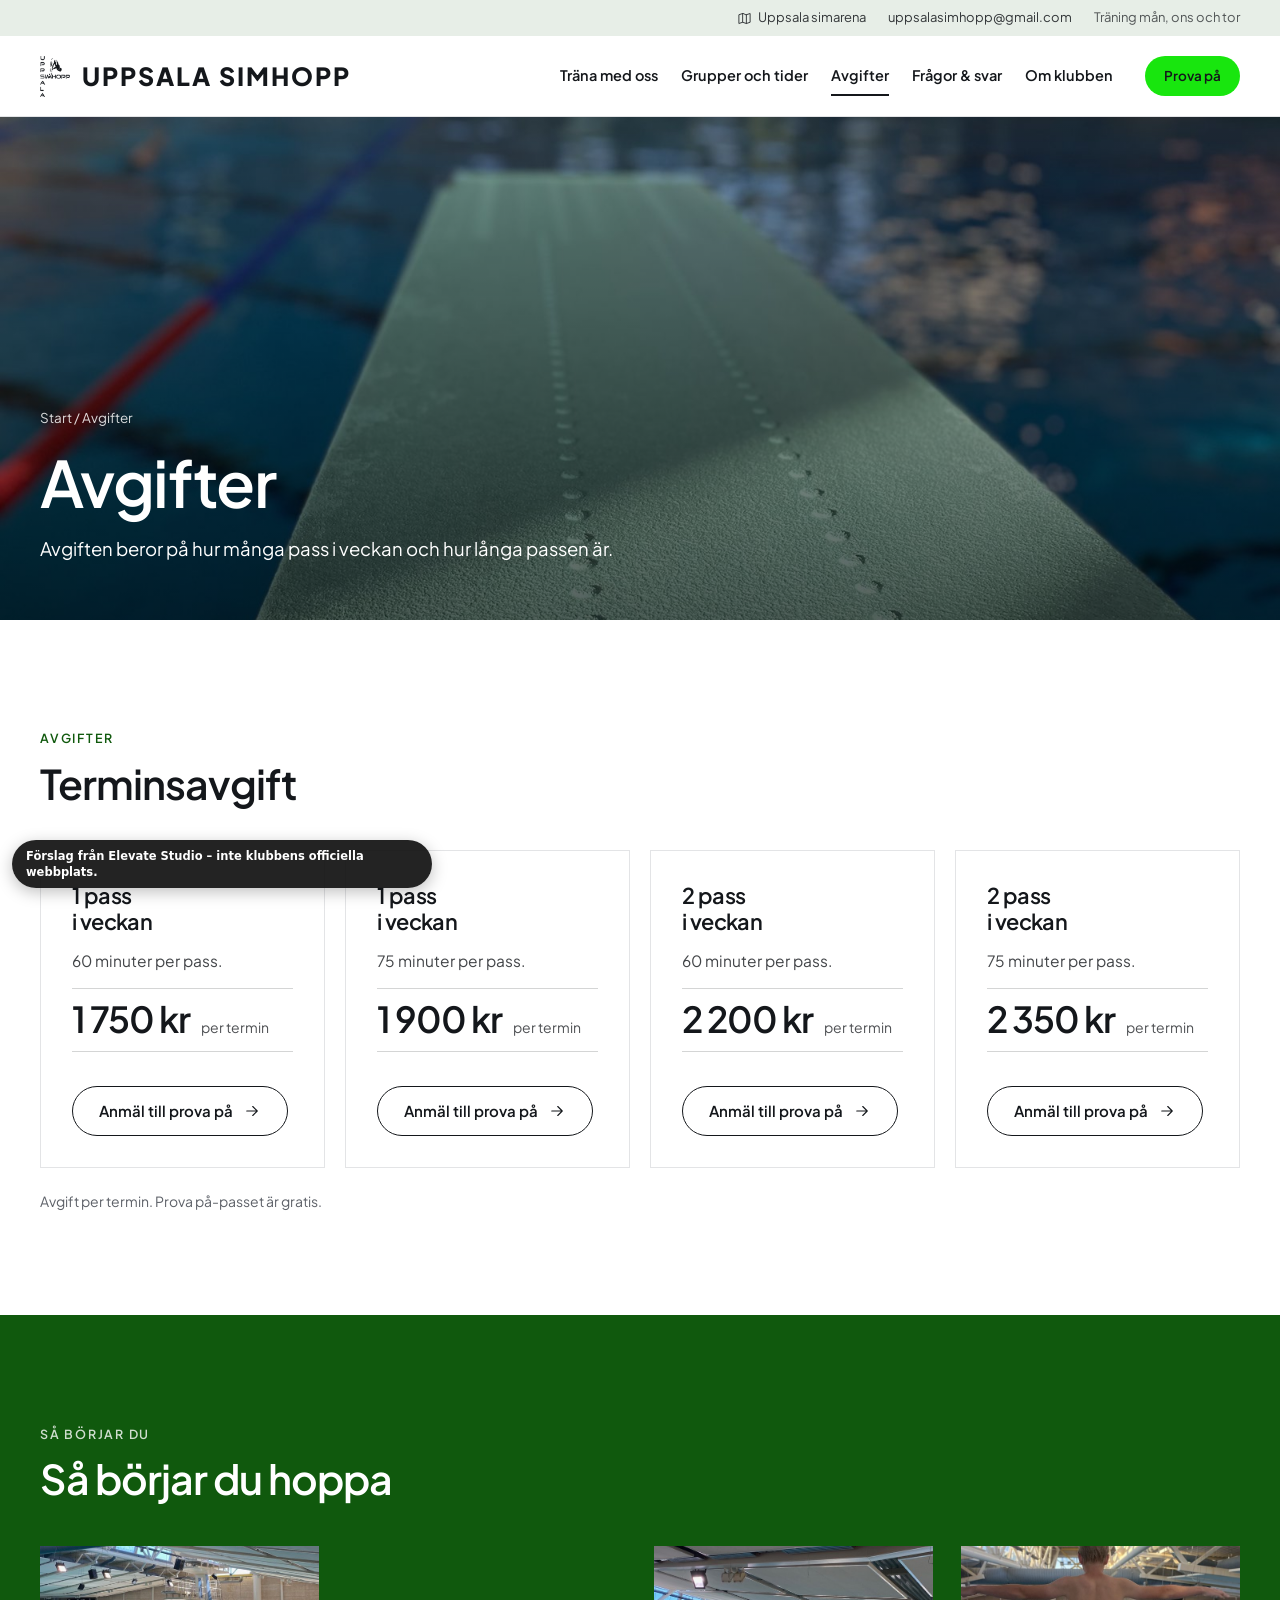
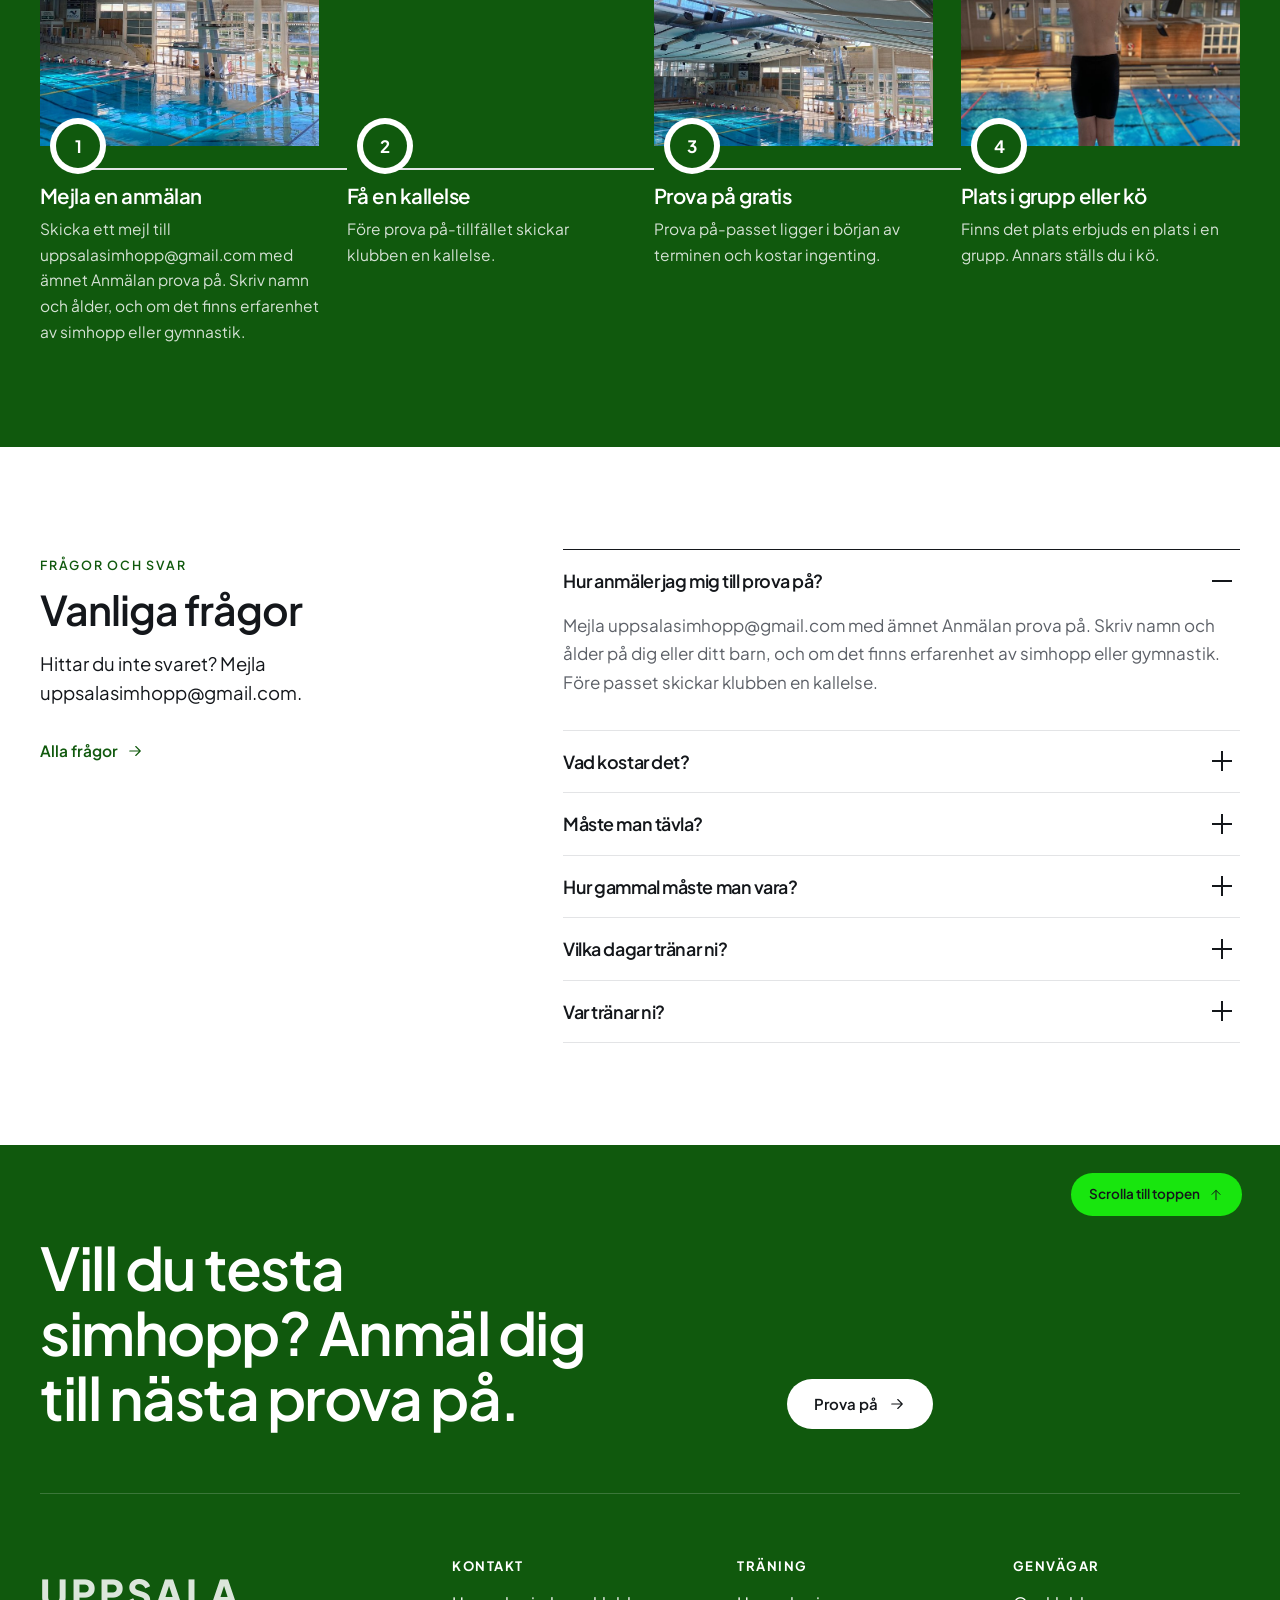
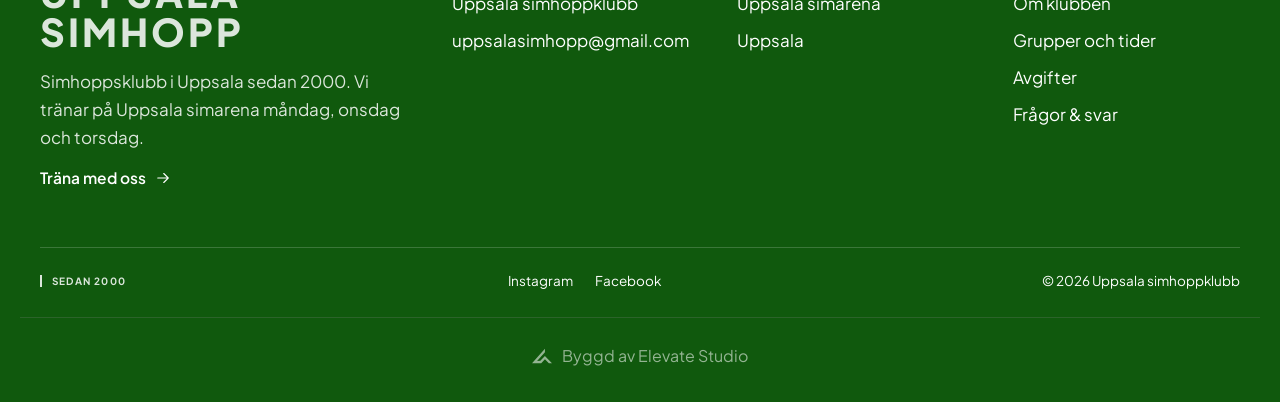
<file: priser.html>
<!doctype html>
<html lang="sv" id="top">
<head>
<meta charset="utf-8">
<meta name="viewport" content="width=device-width,initial-scale=1,viewport-fit=cover">
<title>Avgifter | Uppsala simhoppklubb</title>
<meta name="description" content="Avgifter – Uppsala simhoppklubb.">
<meta name="theme-color" content="#10590d"><meta name="robots" content="noindex, nofollow">
<meta property="og:title" content="Avgifter | Uppsala simhoppklubb"><meta property="og:description" content="Avgifter – Uppsala simhoppklubb."><meta property="og:image" content="img/uss-svikt-bred.jpg">
<link rel="preconnect" href="https://fonts.googleapis.com"><link rel="preconnect" href="https://fonts.gstatic.com" crossorigin><link rel="stylesheet" href="https://fonts.googleapis.com/css2?family=Plus+Jakarta+Sans:wght@400;500;600;700&display=swap">
<link rel="stylesheet" href="assets/tokens.css?v=e2378b72">
<link rel="stylesheet" href="assets/bas.css?v=02ded030">
<link rel="icon" href="img/logga-original.png" type="image/png">
</head>
<body data-hero="band" data-header="ljus" data-meny="inline" data-ruta="mork" data-kort="overlay" data-knapp="fylld" data-projekt="karusell" data-nyheter="lista" data-sidhero="bild" data-motiv="inget" data-herotext="hoger" data-rubrik="standard" data-kursiv="0">
<div class="demo-rad" role="note">Förslag från Elevate Studio – inte klubbens officiella webbplats.</div><a class="skip" href="#main">Hoppa till innehållet</a>
<div class="topprad"><div class="wrap"><a href="om-oss.html#kontakt"><svg class="ik" viewBox="0 0 24 24" fill="none" stroke="currentColor" stroke-width="1.5" stroke-linecap="round" stroke-linejoin="round" aria-hidden="true"><path d="M9 4 3 6v14l6-2 6 2 6-2V4l-6 2z"/><path d="M9 4v14M15 6v14"/></svg><span>Uppsala simarena</span></a><a class="t-dold" href="mailto:uppsalasimhopp@gmail.com">uppsalasimhopp@gmail.com</a><span class="t-dold">Träning mån, ons och tor</span></div></div><header class="head" id="head">
  <div class="wrap">
    <a class="logga" href="index.html" aria-label="Uppsala simhoppklubb, till startsidan"><span class="logga-bild" aria-hidden="true"></span><span class="ord">Uppsala Simhopp</span><span class="tag">Sedan 2000</span></a>
    <nav class="nav" aria-label="Huvudmeny"><a href="verksamhet.html">Träna med oss</a><a href="bolag.html">Grupper och tider</a><a href="priser.html" aria-current=page>Avgifter</a><a href="faq.html">Frågor &amp; svar</a><a href="om-oss.html">Om klubben</a></nav>
    <div class="head-verktyg">
      <a class="knapp knapp-primar head-kontakt" href="om-oss.html#kontakt">Prova på</a>
      
      <button class="meny-knapp" id="menyKnapp" type="button" aria-expanded="false" aria-controls="meny" aria-label="Öppna menyn"><span class="ord">Meny</span><span class="streck"><i></i><i></i><i></i></span></button>
    </div>
  </div>
  <nav class="meny" id="meny" aria-label="Meny" hidden>
    <div class="wrap">
      <ul class="meny-huvud"><li><a href="verksamhet.html">Träna med oss</a></li><li><a href="bolag.html">Grupper och tider</a></li><li><a href="priser.html">Avgifter</a></li><li><a href="faq.html">Frågor &amp; svar</a></li><li><a href="om-oss.html">Om klubben</a></li></ul>
      <div><h4>Grupperna</h4><ul><li><a href="bolag.html#bolag-0">Nybörjargrupp</a></li><li><a href="bolag.html#bolag-1">Fortsättning 1</a></li><li><a href="bolag.html#bolag-2">Fortsättning 2</a></li><li><a href="bolag.html#bolag-3">Vuxengrupp</a></li></ul></div>
      <div><h4>Genvägar</h4><ul><li><a href="om-oss.html#kontakt">Anmäl till prova på</a></li><li><a href="bolag.html">Grupper och tider</a></li><li><a href="priser.html">Avgifter</a></li><li><a href="om-oss.html#kontakt">Kontakt</a></li></ul></div>
    </div>
  </nav>
</header>
<main id="main">
<section class="sidhero" aria-labelledby="h1"><div class="bild-fyll"><img src="img/uss-svikt.jpg" srcset="img/uss-svikt-s.jpg 700w, img/uss-svikt.jpg 1600w" sizes="100vw" alt="Svikten och bassängen med simhallen i bakgrunden" fetchpriority=high decoding="async"></div>
  <div class="wrap"><nav class="brodsmula" aria-label="Brödsmulor"><a href="index.html">Start</a> / <span aria-current="page">Avgifter</span></nav><h1 id="h1">Avgifter</h1><p class="ingress">Avgiften beror på hur många pass i veckan och hur långa passen är.</p></div></section><section class="sek " aria-labelledby="pris-h"><div class="wrap">
  <div class="sek-huvud"><div><span class="etikett">Avgifter</span><h2 id="pris-h">Terminsavgift</h2></div></div>
  <ul class="priser n4"><li class="pris-kort reveal"><h3>1 pass i veckan</h3><p class="pris-text">60 minuter per pass.</p><div class="pris-belopp"><b>1 750 kr</b><span>per termin</span></div><ul class="pris-punkter"></ul><a class="knapp knapp-kontur" href="om-oss.html#kontakt"><span>Anmäl till prova på</span><svg class="pil" viewBox="0 0 24 24" fill="none" stroke="currentColor" stroke-width="1.5" stroke-linecap="round" stroke-linejoin="round" aria-hidden="true"><path d="M5 12h14M13 6l6 6-6 6"/></svg></a></li><li class="pris-kort reveal"><h3>1 pass i veckan</h3><p class="pris-text">75 minuter per pass.</p><div class="pris-belopp"><b>1 900 kr</b><span>per termin</span></div><ul class="pris-punkter"></ul><a class="knapp knapp-kontur" href="om-oss.html#kontakt"><span>Anmäl till prova på</span><svg class="pil" viewBox="0 0 24 24" fill="none" stroke="currentColor" stroke-width="1.5" stroke-linecap="round" stroke-linejoin="round" aria-hidden="true"><path d="M5 12h14M13 6l6 6-6 6"/></svg></a></li><li class="pris-kort reveal"><h3>2 pass i veckan</h3><p class="pris-text">60 minuter per pass.</p><div class="pris-belopp"><b>2 200 kr</b><span>per termin</span></div><ul class="pris-punkter"></ul><a class="knapp knapp-kontur" href="om-oss.html#kontakt"><span>Anmäl till prova på</span><svg class="pil" viewBox="0 0 24 24" fill="none" stroke="currentColor" stroke-width="1.5" stroke-linecap="round" stroke-linejoin="round" aria-hidden="true"><path d="M5 12h14M13 6l6 6-6 6"/></svg></a></li><li class="pris-kort reveal"><h3>2 pass i veckan</h3><p class="pris-text">75 minuter per pass.</p><div class="pris-belopp"><b>2 350 kr</b><span>per termin</span></div><ul class="pris-punkter"></ul><a class="knapp knapp-kontur" href="om-oss.html#kontakt"><span>Anmäl till prova på</span><svg class="pil" viewBox="0 0 24 24" fill="none" stroke="currentColor" stroke-width="1.5" stroke-linecap="round" stroke-linejoin="round" aria-hidden="true"><path d="M5 12h14M13 6l6 6-6 6"/></svg></a></li></ul><p class="pris-not mut">Avgift per termin. Prova på-passet är gratis.</p></div></section><section class="sek pa-farg" aria-labelledby="pr2-h"><div class="wrap">
  <div class="sek-huvud"><div><span class="etikett">Så börjar du</span><h2 id="pr2-h">Så börjar du hoppa</h2></div></div><ol class="process"><li class="reveal"><div class="pr-bild"><img src="img/uss-tornet.jpg" srcset="img/uss-tornet-s.jpg 700w, img/uss-tornet.jpg 1600w" sizes="(min-width:1100px) 25vw, 80vw" alt="Hopptornet och bassängen sedda från läktaren" loading=lazy decoding="async"></div><span class="pr-nr">1</span><h3>Mejla en anmälan</h3><p>Skicka ett mejl till uppsalasimhopp@gmail.com med ämnet Anmälan prova på. Skriv namn och ålder, och om det finns erfarenhet av simhopp eller gymnastik.</p></li><li class="reveal"><div class="pr-bild"><img src="img/uss-svikt.jpg" srcset="img/uss-svikt-s.jpg 700w, img/uss-svikt.jpg 1600w" sizes="(min-width:1100px) 25vw, 80vw" alt="Svikten och bassängen med simhallen i bakgrunden" loading=lazy decoding="async"></div><span class="pr-nr">2</span><h3>Få en kallelse</h3><p>Före prova på-tillfället skickar klubben en kallelse.</p></li><li class="reveal"><div class="pr-bild"><img src="img/uss-hallen.jpg" srcset="img/uss-hallen-s.jpg 700w, img/uss-hallen.jpg 1600w" sizes="(min-width:1100px) 25vw, 80vw" alt="Simhallen med hopptorn, femtiometersbassäng och stora fönster" loading=lazy decoding="async"></div><span class="pr-nr">3</span><h3>Prova på gratis</h3><p>Prova på-passet ligger i början av terminen och kostar ingenting.</p></li><li class="reveal"><div class="pr-bild"><img src="img/uss-hoppare.jpg" srcset="img/uss-hoppare-s.jpg 700w, img/uss-hoppare.jpg 1600w" sizes="(min-width:1100px) 25vw, 80vw" alt="Ung hoppare står med armarna utsträckta längst ut på svikten" loading=lazy decoding="async"></div><span class="pr-nr">4</span><h3>Plats i grupp eller kö</h3><p>Finns det plats erbjuds en plats i en grupp. Annars ställs du i kö.</p></li></ol></div></section><section class="sek " aria-labelledby="faq-h"><div class="wrap faq-grid"><div><span class="etikett">Frågor och svar</span><h2 id="faq-h">Vanliga frågor</h2>
  <p class="ingress" style="margin-top:18px">Hittar du inte svaret? Mejla uppsalasimhopp@gmail.com.</p><div class="knappar"><a class="textlank" href="faq.html"><span>Alla frågor</span><svg class="pil" viewBox="0 0 24 24" fill="none" stroke="currentColor" stroke-width="1.5" stroke-linecap="round" stroke-linejoin="round" aria-hidden="true"><path d="M5 12h14M13 6l6 6-6 6"/></svg></a></div></div><div class="vv-expertis faq"><details open><summary><span class="t">Hur anmäler jag mig till prova på?</span><span class="plus" aria-hidden="true"></span></summary><div class="ex-text"><p>Mejla uppsalasimhopp@gmail.com med ämnet Anmälan prova på. Skriv namn och ålder på dig eller ditt barn, och om det finns erfarenhet av simhopp eller gymnastik. Före passet skickar klubben en kallelse.</p></div></details><details><summary><span class="t">Vad kostar det?</span><span class="plus" aria-hidden="true"></span></summary><div class="ex-text"><p>Prova på är gratis. Terminsavgiften är 1 750 kr för ett pass i veckan om 60 minuter och upp till 2 350 kr för två pass i veckan om 75 minuter.</p></div></details><details><summary><span class="t">Måste man tävla?</span><span class="plus" aria-hidden="true"></span></summary><div class="ex-text"><p>Nej. Tävling är frivilligt. De flesta tränar för att det är roligt och för att de mår bra av det.</p></div></details><details><summary><span class="t">Hur gammal måste man vara?</span><span class="plus" aria-hidden="true"></span></summary><div class="ex-text"><p>Medlemmarna är mellan 5 och 65 år. Det finns nybörjargrupper, två fortsättningsgrupper och en vuxengrupp.</p></div></details><details><summary><span class="t">Vilka dagar tränar ni?</span><span class="plus" aria-hidden="true"></span></summary><div class="ex-text"><p>Måndag, onsdag och torsdag. Tiderna för varje grupp finns under Grupper och tider.</p></div></details><details><summary><span class="t">Var tränar ni?</span><span class="plus" aria-hidden="true"></span></summary><div class="ex-text"><p>På Uppsala simarena. Klubben har flyttat dit från Fyrishov.</p></div></details></div></div></section>
</main>
<footer class="fot fot-med-cta">
  <a class="fot-upp" href="#top">Scrolla till toppen <svg class="ik" viewBox="0 0 24 24" fill="none" stroke="currentColor" stroke-width="1.5" stroke-linecap="round" stroke-linejoin="round" aria-hidden="true"><path d="M12 19V5M6 11l6-6 6 6"/></svg></a>
  <div class="wrap">
    <div class="fot-cta"><h2>Vill du testa simhopp? Anmäl dig till nästa prova på.</h2><div class="knappar"><a class="knapp knapp-ljus" href="om-oss.html#kontakt"><span>Prova på</span><svg class="pil" viewBox="0 0 24 24" fill="none" stroke="currentColor" stroke-width="1.5" stroke-linecap="round" stroke-linejoin="round" aria-hidden="true"><path d="M5 12h14M13 6l6 6-6 6"/></svg></a></div></div>
    <div class="fot-grid">
      <div class="fot-om"><p class="fot-namn">Uppsala Simhopp</p><p>Simhoppsklubb i Uppsala sedan 2000. Vi tränar på Uppsala simarena måndag, onsdag och torsdag.</p><a class="textlank" href="verksamhet.html"><span>Träna med oss</span><svg class="pil" viewBox="0 0 24 24" fill="none" stroke="currentColor" stroke-width="1.5" stroke-linecap="round" stroke-linejoin="round" aria-hidden="true"><path d="M5 12h14M13 6l6 6-6 6"/></svg></a></div>
      <div><h4>Kontakt</h4><ul><li>Uppsala simhoppklubb</li><li><a href="mailto:uppsalasimhopp@gmail.com">uppsalasimhopp@gmail.com</a></li></ul></div>
      <div><h4>Träning</h4><ul><li>Uppsala simarena</li><li> Uppsala</li></ul></div>
      <div><h4>Genvägar</h4><ul><li><a href="om-oss.html">Om klubben</a></li><li><a href="bolag.html">Grupper och tider</a></li><li><a href="priser.html">Avgifter</a></li><li><a href="faq.html">Frågor &amp; svar</a></li></ul></div>
    </div>
    
    <div class="fot-slut"><span class="fot-tag">Sedan 2000</span><nav aria-label="Juridiskt"><a href="https://www.instagram.com/uppsalasimhoppklubb/" target="_blank" rel="noopener">Instagram</a><a href="https://www.facebook.com/uppsalasimhoppklubb" target="_blank" rel="noopener">Facebook</a></nav><span>© <span data-year>2026</span> Uppsala simhoppklubb</span></div>
  </div>
<!-- elevate-credit -->
<style>.elevate-credit{max-width:1240px;margin:24px auto 0;padding:20px 16px 0;border-top:1px solid rgba(128,128,128,.25);display:flex;justify-content:center;box-sizing:border-box}.elevate-credit a{display:inline-flex;align-items:center;gap:10px;padding:8px 0;font:inherit;font-size:15px;line-height:1;color:inherit;opacity:.55;text-decoration:none;transition:opacity .2s}.elevate-credit a:hover,.elevate-credit a:focus-visible{opacity:1}.elevate-credit svg{width:20px;height:20px;flex:none;display:block}@media(min-width:1024px){.elevate-credit a{font-size:16px}}</style>
<div class="elevate-credit"><a href="https://elevatestudio.nu" target="_blank" rel="noopener"><svg viewBox="0 0 1884.3 1353.9" aria-hidden="true"><path d="M0.0 1353.9 L1218.7 0.0 L1218.7 329.1 L479.7 1136.4 L786.7 1132.4 L1215.5 687.4 L1884.3 1349.9 L1590.1 1349.9 L1218.6 994.7 L865.4 1349.9Z" fill="currentColor"/></svg>Byggd av Elevate Studio</a></div>
</footer>
<script src="assets/sajt.js?v=88ffd835" defer></script>
</body>
</html>
</file>
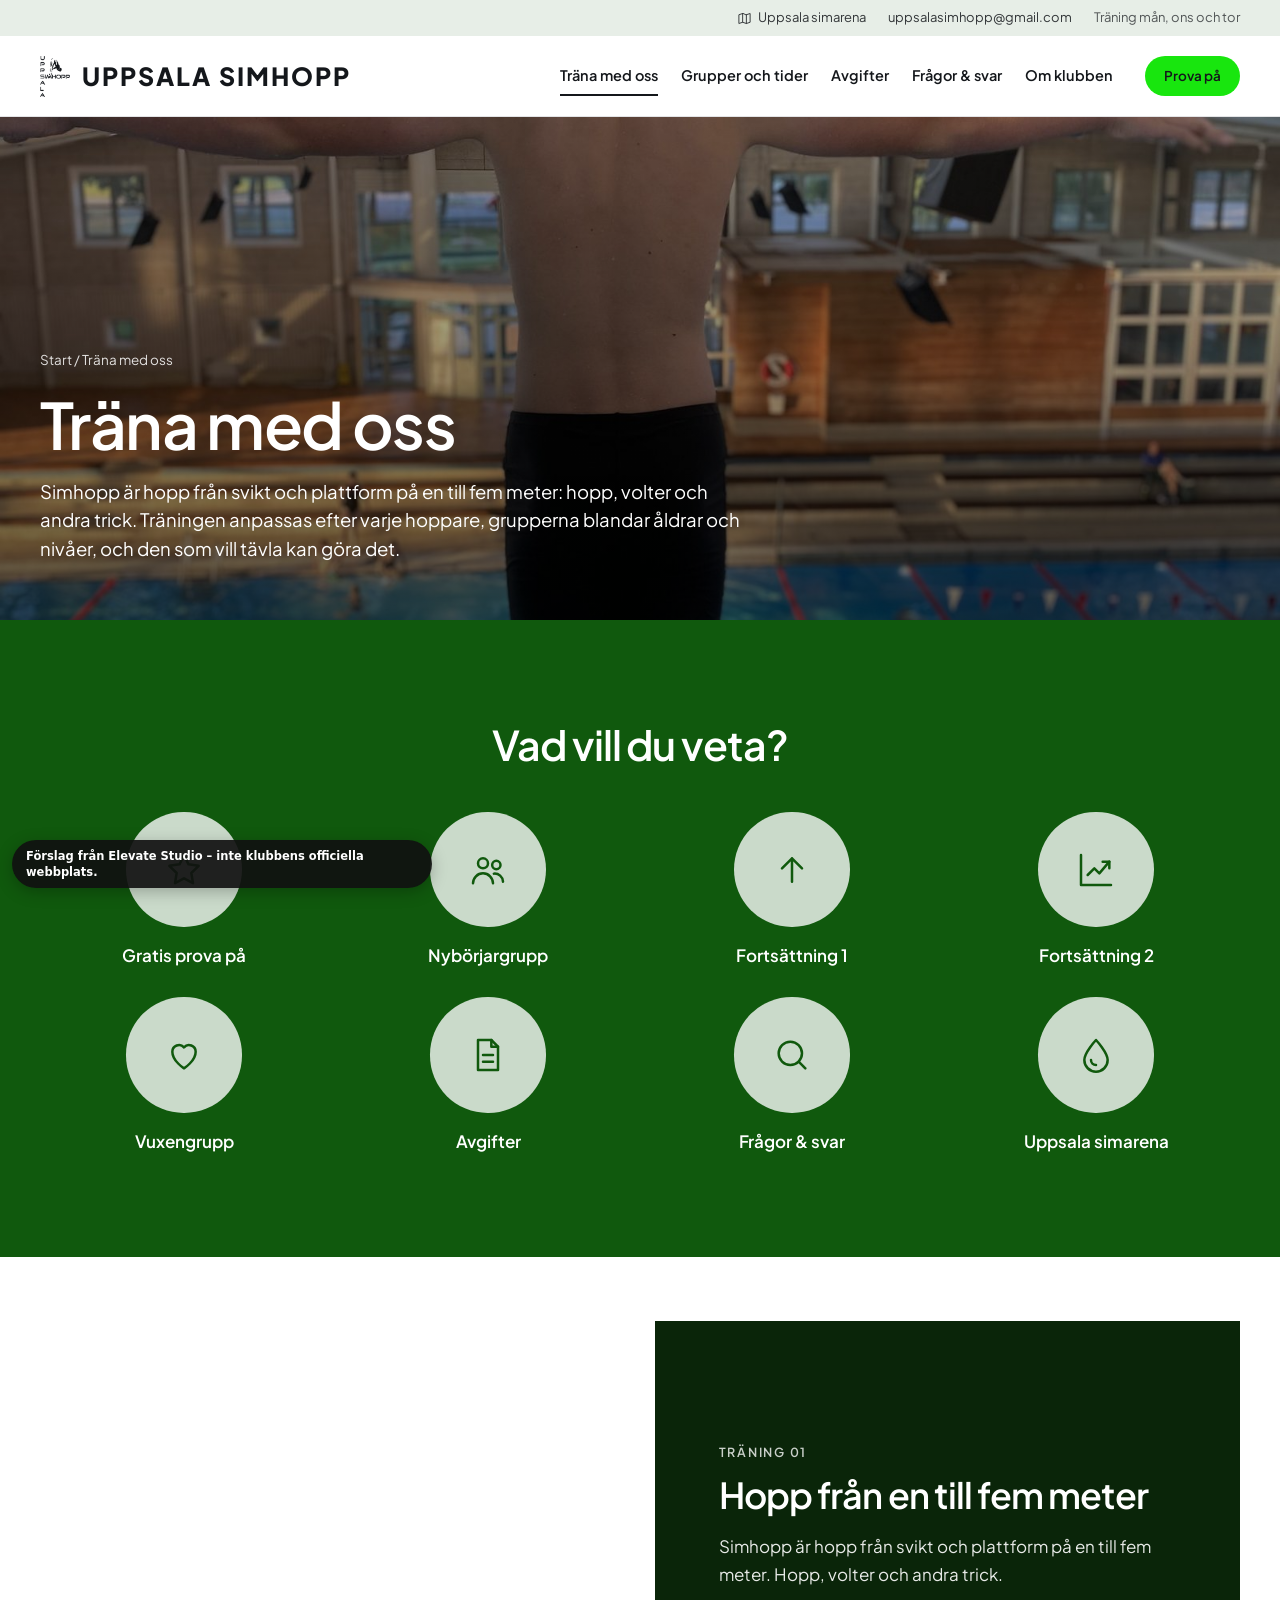
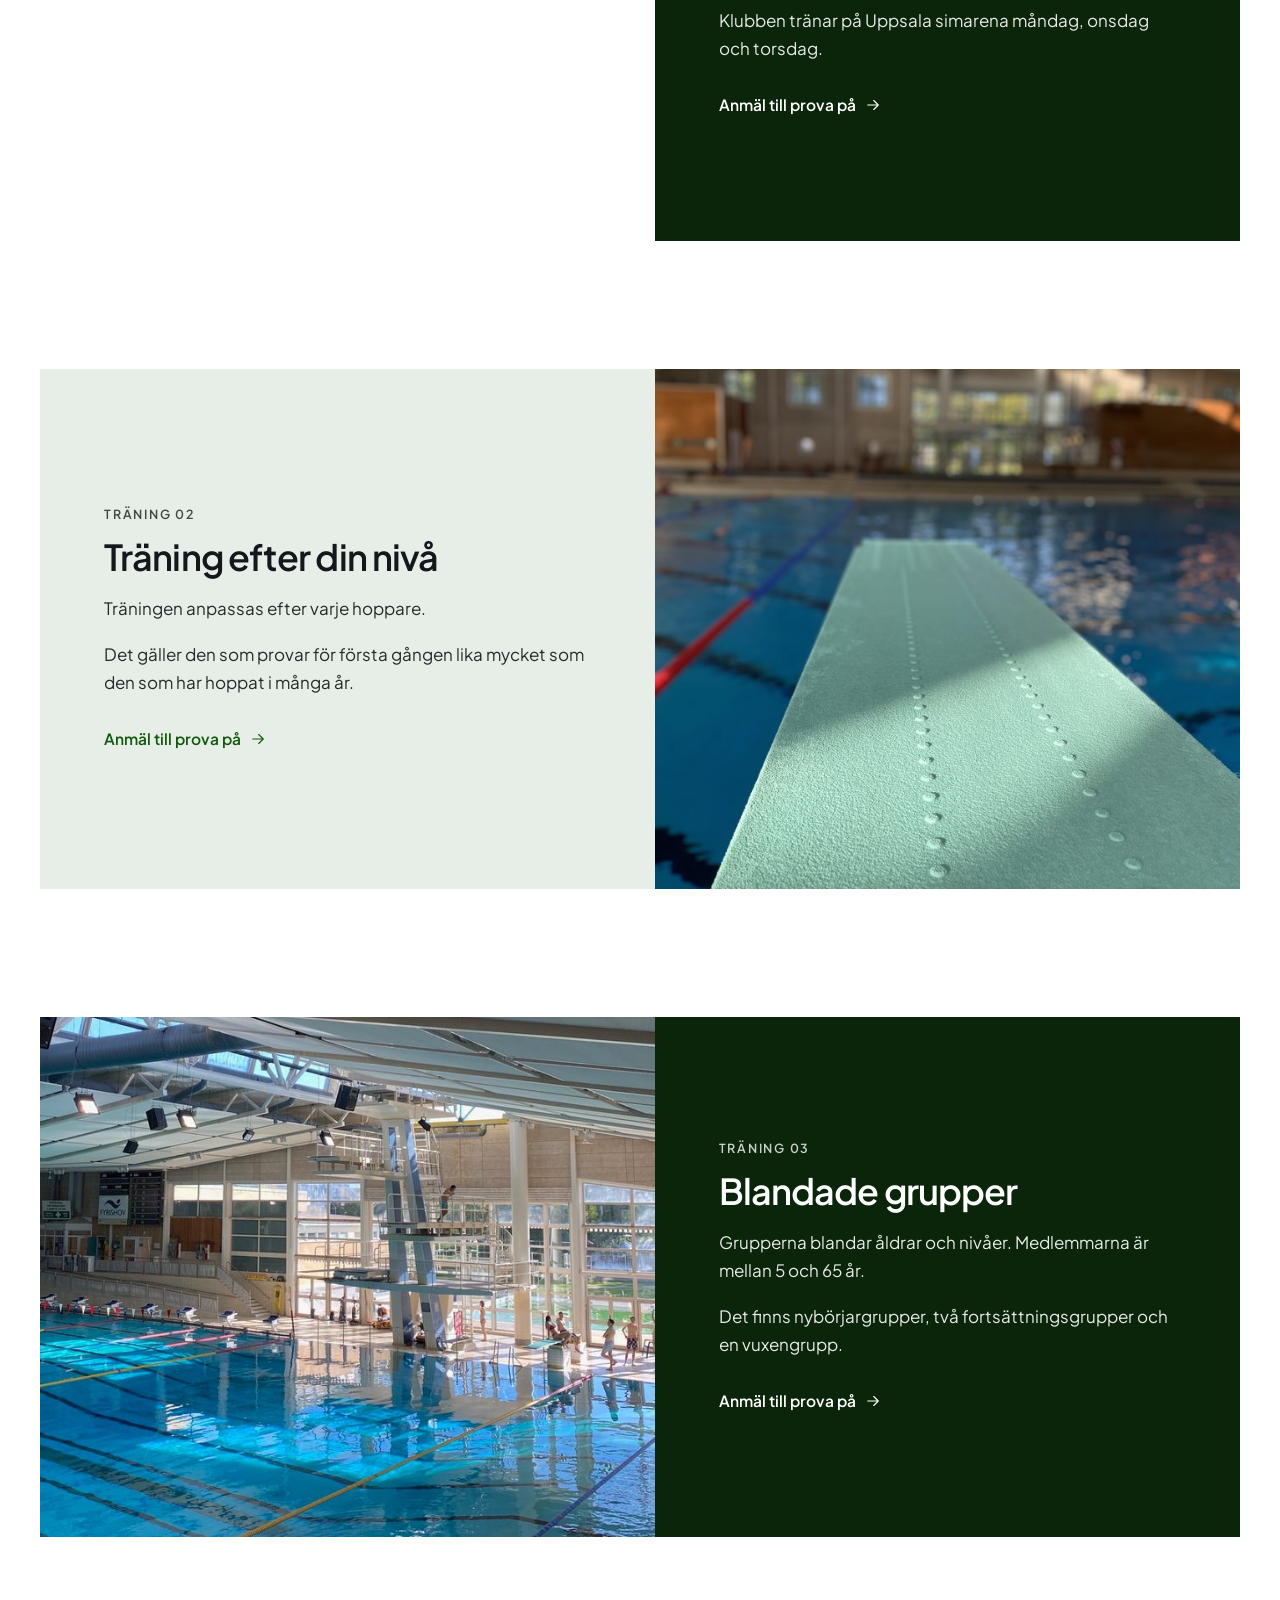
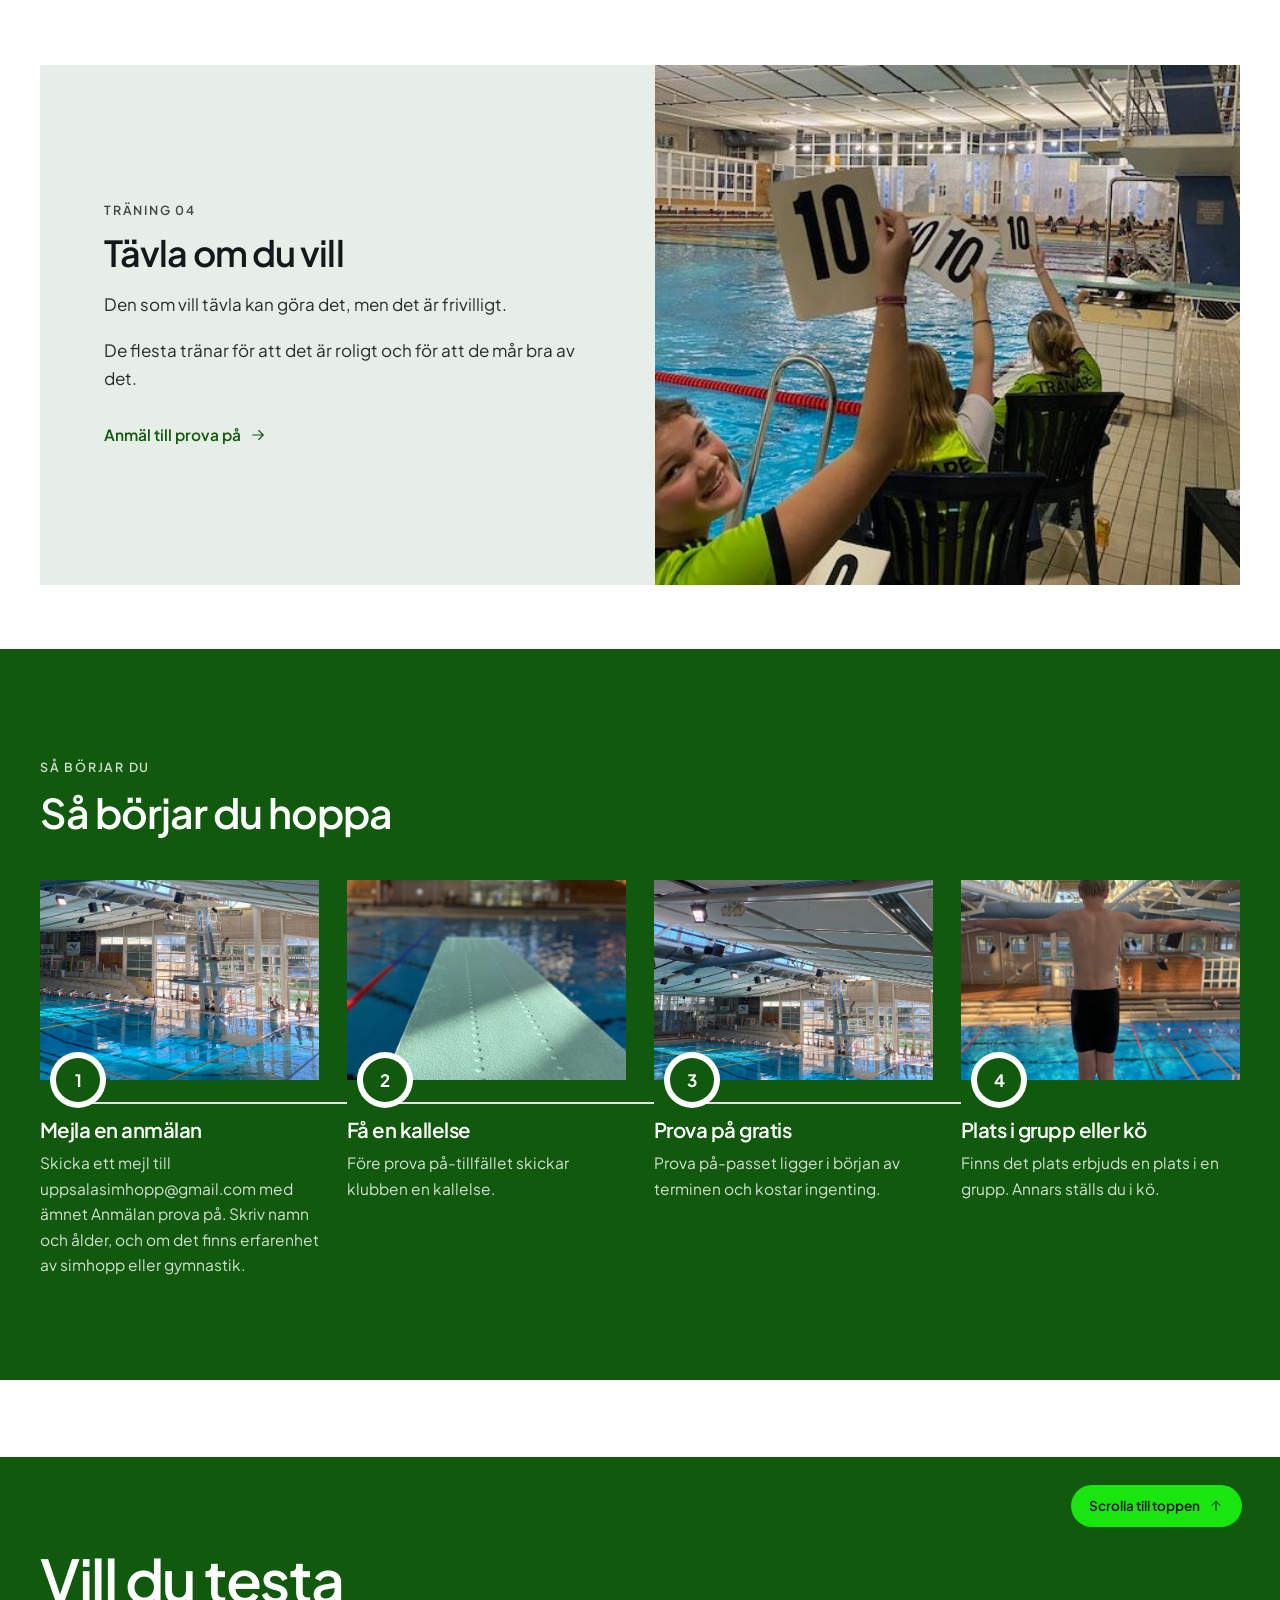
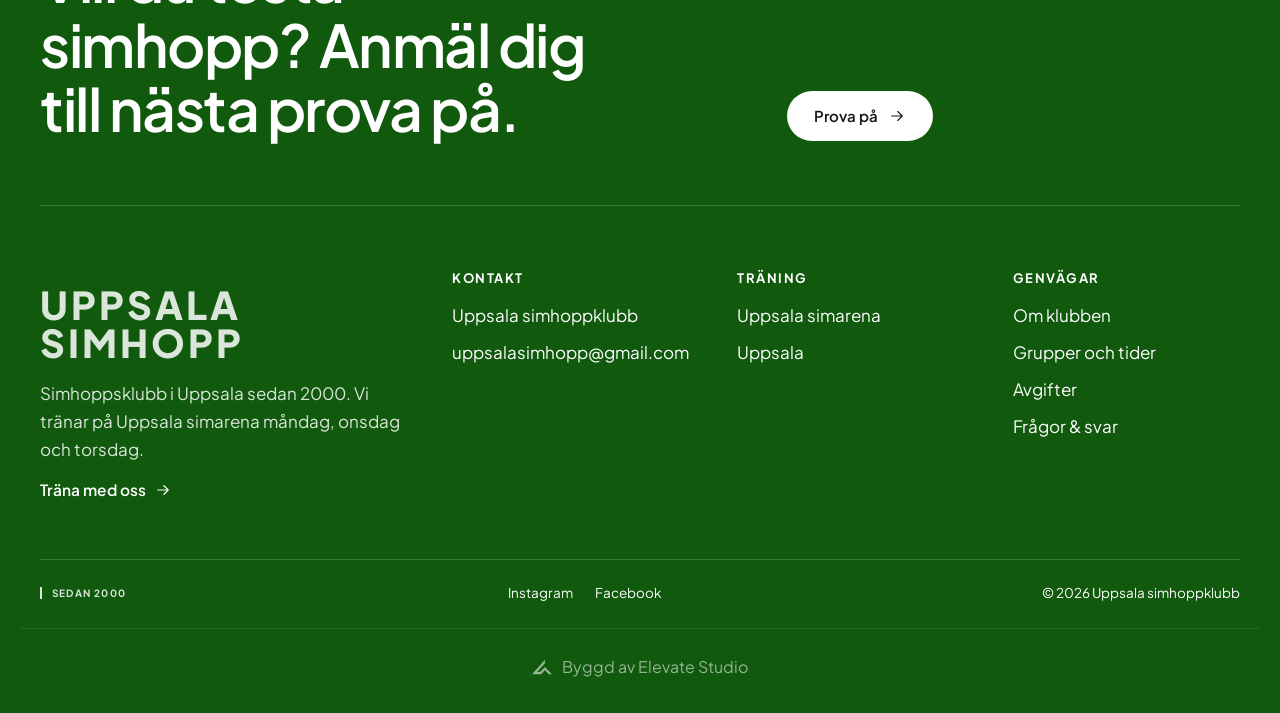
<file: verksamhet.html>
<!doctype html>
<html lang="sv" id="top">
<head>
<meta charset="utf-8">
<meta name="viewport" content="width=device-width,initial-scale=1,viewport-fit=cover">
<title>Träna med oss | Uppsala simhoppklubb</title>
<meta name="description" content="Träna med oss – Uppsala simhoppklubb.">
<meta name="theme-color" content="#10590d"><meta name="robots" content="noindex, nofollow">
<meta property="og:title" content="Träna med oss | Uppsala simhoppklubb"><meta property="og:description" content="Träna med oss – Uppsala simhoppklubb."><meta property="og:image" content="img/uss-svikt-bred.jpg">
<link rel="preconnect" href="https://fonts.googleapis.com"><link rel="preconnect" href="https://fonts.gstatic.com" crossorigin><link rel="stylesheet" href="https://fonts.googleapis.com/css2?family=Plus+Jakarta+Sans:wght@400;500;600;700&display=swap">
<link rel="stylesheet" href="assets/tokens.css?v=e2378b72">
<link rel="stylesheet" href="assets/bas.css?v=02ded030">
<link rel="icon" href="img/logga-original.png" type="image/png">
</head>
<body data-hero="band" data-header="ljus" data-meny="inline" data-ruta="mork" data-kort="overlay" data-knapp="fylld" data-projekt="karusell" data-nyheter="lista" data-sidhero="bild" data-motiv="inget" data-herotext="hoger" data-rubrik="standard" data-kursiv="0">
<div class="demo-rad" role="note">Förslag från Elevate Studio – inte klubbens officiella webbplats.</div><a class="skip" href="#main">Hoppa till innehållet</a>
<div class="topprad"><div class="wrap"><a href="om-oss.html#kontakt"><svg class="ik" viewBox="0 0 24 24" fill="none" stroke="currentColor" stroke-width="1.5" stroke-linecap="round" stroke-linejoin="round" aria-hidden="true"><path d="M9 4 3 6v14l6-2 6 2 6-2V4l-6 2z"/><path d="M9 4v14M15 6v14"/></svg><span>Uppsala simarena</span></a><a class="t-dold" href="mailto:uppsalasimhopp@gmail.com">uppsalasimhopp@gmail.com</a><span class="t-dold">Träning mån, ons och tor</span></div></div><header class="head" id="head">
  <div class="wrap">
    <a class="logga" href="index.html" aria-label="Uppsala simhoppklubb, till startsidan"><span class="logga-bild" aria-hidden="true"></span><span class="ord">Uppsala Simhopp</span><span class="tag">Sedan 2000</span></a>
    <nav class="nav" aria-label="Huvudmeny"><a href="verksamhet.html" aria-current=page>Träna med oss</a><a href="bolag.html">Grupper och tider</a><a href="priser.html">Avgifter</a><a href="faq.html">Frågor &amp; svar</a><a href="om-oss.html">Om klubben</a></nav>
    <div class="head-verktyg">
      <a class="knapp knapp-primar head-kontakt" href="om-oss.html#kontakt">Prova på</a>
      
      <button class="meny-knapp" id="menyKnapp" type="button" aria-expanded="false" aria-controls="meny" aria-label="Öppna menyn"><span class="ord">Meny</span><span class="streck"><i></i><i></i><i></i></span></button>
    </div>
  </div>
  <nav class="meny" id="meny" aria-label="Meny" hidden>
    <div class="wrap">
      <ul class="meny-huvud"><li><a href="verksamhet.html">Träna med oss</a></li><li><a href="bolag.html">Grupper och tider</a></li><li><a href="priser.html">Avgifter</a></li><li><a href="faq.html">Frågor &amp; svar</a></li><li><a href="om-oss.html">Om klubben</a></li></ul>
      <div><h4>Grupperna</h4><ul><li><a href="bolag.html#bolag-0">Nybörjargrupp</a></li><li><a href="bolag.html#bolag-1">Fortsättning 1</a></li><li><a href="bolag.html#bolag-2">Fortsättning 2</a></li><li><a href="bolag.html#bolag-3">Vuxengrupp</a></li></ul></div>
      <div><h4>Genvägar</h4><ul><li><a href="om-oss.html#kontakt">Anmäl till prova på</a></li><li><a href="bolag.html">Grupper och tider</a></li><li><a href="priser.html">Avgifter</a></li><li><a href="om-oss.html#kontakt">Kontakt</a></li></ul></div>
    </div>
  </nav>
</header>
<main id="main">
<section class="sidhero" aria-labelledby="h1"><div class="bild-fyll"><img src="img/uss-hoppare.jpg" srcset="img/uss-hoppare-s.jpg 700w, img/uss-hoppare.jpg 1600w" sizes="100vw" alt="Ung hoppare står med armarna utsträckta längst ut på svikten" fetchpriority=high decoding="async"></div>
  <div class="wrap"><nav class="brodsmula" aria-label="Brödsmulor"><a href="index.html">Start</a> / <span aria-current="page">Träna med oss</span></nav><h1 id="h1">Träna med oss</h1><p class="ingress">Simhopp är hopp från svikt och plattform på en till fem meter: hopp, volter och andra trick. Träningen anpassas efter varje hoppare, grupperna blandar åldrar och nivåer, och den som vill tävla kan göra det.</p></div></section><section class="sek pa-farg" aria-labelledby="vv-h"><div class="wrap"><div class="sek-huvud mitt"><h2 id="vv-h">Vad vill du veta?</h2></div><nav class="vv-cirklar" aria-label="Vägval"><a href="om-oss.html#kontakt"><span class="cirkel"><svg class="ik" viewBox="0 0 24 24" fill="none" stroke="currentColor" stroke-width="1.5" stroke-linecap="round" stroke-linejoin="round" aria-hidden="true"><path d="m12 3 2.7 5.6 6.1.9-4.4 4.3 1 6.1L12 17l-5.4 2.9 1-6.1-4.4-4.3 6.1-.9z"/></svg></span><span>Gratis prova på</span></a><a href="bolag.html#bolag-0"><span class="cirkel"><svg class="ik" viewBox="0 0 24 24" fill="none" stroke="currentColor" stroke-width="1.5" stroke-linecap="round" stroke-linejoin="round" aria-hidden="true"><circle cx="9" cy="8" r="3"/><path d="M3 20c0-3.3 2.7-6 6-6s6 2.7 6 6"/><circle cx="17" cy="9" r="2.5"/><path d="M15.5 14.2A5 5 0 0 1 21 19"/></svg></span><span>Nybörjargrupp</span></a><a href="bolag.html#bolag-1"><span class="cirkel"><svg class="ik" viewBox="0 0 24 24" fill="none" stroke="currentColor" stroke-width="1.5" stroke-linecap="round" stroke-linejoin="round" aria-hidden="true"><path d="M12 19V5M6 11l6-6 6 6"/></svg></span><span>Fortsättning 1</span></a><a href="bolag.html#bolag-2"><span class="cirkel"><svg class="ik" viewBox="0 0 24 24" fill="none" stroke="currentColor" stroke-width="1.5" stroke-linecap="round" stroke-linejoin="round" aria-hidden="true"><path d="M3 3v18h18"/><path d="m7 15 4-4 3 3 6-7"/><path d="M16 7h4v4"/></svg></span><span>Fortsättning 2</span></a><a href="bolag.html#bolag-3"><span class="cirkel"><svg class="ik" viewBox="0 0 24 24" fill="none" stroke="currentColor" stroke-width="1.5" stroke-linecap="round" stroke-linejoin="round" aria-hidden="true"><path d="M12 20s-7-4.4-7-10a4 4 0 0 1 7-2.6A4 4 0 0 1 19 10c0 5.6-7 10-7 10z"/></svg></span><span>Vuxengrupp</span></a><a href="priser.html"><span class="cirkel"><svg class="ik" viewBox="0 0 24 24" fill="none" stroke="currentColor" stroke-width="1.5" stroke-linecap="round" stroke-linejoin="round" aria-hidden="true"><path d="M6 3h8l4 4v14H6z"/><path d="M14 3v4h4M9 12h6M9 16h6"/></svg></span><span>Avgifter</span></a><a href="faq.html"><span class="cirkel"><svg class="ik" viewBox="0 0 24 24" fill="none" stroke="currentColor" stroke-width="1.5" stroke-linecap="round" stroke-linejoin="round" aria-hidden="true"><circle cx="11" cy="11" r="7"/><path d="m20 20-4-4"/></svg></span><span>Frågor &amp; svar</span></a><a href="om-oss.html"><span class="cirkel"><svg class="ik" viewBox="0 0 24 24" fill="none" stroke="currentColor" stroke-width="1.5" stroke-linecap="round" stroke-linejoin="round" aria-hidden="true"><path d="M12 3s7 7.5 7 12a7 7 0 0 1-14 0c0-4.5 7-12 7-12z"/><path d="M9 15a3 3 0 0 0 3 3"/></svg></span><span>Uppsala simarena</span></a></nav></div></section><section class="sek-tat" id="omr-0"><div class="wrap"><div class="panel reveal"><div class="panel-bild"><div class="bild-fyll"><img src="img/uss-hoppare.jpg" srcset="img/uss-hoppare-s.jpg 700w, img/uss-hoppare.jpg 1600w" sizes="(min-width:960px) 50vw, 100vw" alt="Ung hoppare står med armarna utsträckta längst ut på svikten" loading=lazy decoding="async"></div></div><div class="panel-text"><span class="etikett">Träning 01</span><h2>Hopp från en till fem meter</h2><p>Simhopp är hopp från svikt och plattform på en till fem meter. Hopp, volter och andra trick.</p><p>Klubben tränar på Uppsala simarena måndag, onsdag och torsdag.</p><div class="knappar"><a class="textlank" href="om-oss.html#kontakt"><span>Anmäl till prova på</span><svg class="pil" viewBox="0 0 24 24" fill="none" stroke="currentColor" stroke-width="1.5" stroke-linecap="round" stroke-linejoin="round" aria-hidden="true"><path d="M5 12h14M13 6l6 6-6 6"/></svg></a></div></div></div></div></section><section class="sek-tat" id="omr-1"><div class="wrap"><div class="panel omvand ljus reveal"><div class="panel-bild"><div class="bild-fyll"><img src="img/uss-svikt.jpg" srcset="img/uss-svikt-s.jpg 700w, img/uss-svikt.jpg 1600w" sizes="(min-width:960px) 50vw, 100vw" alt="Svikten och bassängen med simhallen i bakgrunden" loading=lazy decoding="async"></div></div><div class="panel-text"><span class="etikett">Träning 02</span><h2>Träning efter din nivå</h2><p>Träningen anpassas efter varje hoppare.</p><p>Det gäller den som provar för första gången lika mycket som den som har hoppat i många år.</p><div class="knappar"><a class="textlank" href="om-oss.html#kontakt"><span>Anmäl till prova på</span><svg class="pil" viewBox="0 0 24 24" fill="none" stroke="currentColor" stroke-width="1.5" stroke-linecap="round" stroke-linejoin="round" aria-hidden="true"><path d="M5 12h14M13 6l6 6-6 6"/></svg></a></div></div></div></div></section><section class="sek-tat" id="omr-2"><div class="wrap"><div class="panel reveal"><div class="panel-bild"><div class="bild-fyll"><img src="img/uss-tornet.jpg" srcset="img/uss-tornet-s.jpg 700w, img/uss-tornet.jpg 1600w" sizes="(min-width:960px) 50vw, 100vw" alt="Hopptornet och bassängen sedda från läktaren" loading=lazy decoding="async"></div></div><div class="panel-text"><span class="etikett">Träning 03</span><h2>Blandade grupper</h2><p>Grupperna blandar åldrar och nivåer. Medlemmarna är mellan 5 och 65 år.</p><p>Det finns nybörjargrupper, två fortsättningsgrupper och en vuxengrupp.</p><div class="knappar"><a class="textlank" href="om-oss.html#kontakt"><span>Anmäl till prova på</span><svg class="pil" viewBox="0 0 24 24" fill="none" stroke="currentColor" stroke-width="1.5" stroke-linecap="round" stroke-linejoin="round" aria-hidden="true"><path d="M5 12h14M13 6l6 6-6 6"/></svg></a></div></div></div></div></section><section class="sek-tat" id="omr-3"><div class="wrap"><div class="panel omvand ljus reveal"><div class="panel-bild"><div class="bild-fyll"><img src="img/uss-domare.jpg" srcset="img/uss-domare-s.jpg 700w, img/uss-domare.jpg 1600w" sizes="(min-width:960px) 50vw, 100vw" alt="Domare håller upp poängskyltar med tior vid bassängkanten" loading=lazy decoding="async"></div></div><div class="panel-text"><span class="etikett">Träning 04</span><h2>Tävla om du vill</h2><p>Den som vill tävla kan göra det, men det är frivilligt.</p><p>De flesta tränar för att det är roligt och för att de mår bra av det.</p><div class="knappar"><a class="textlank" href="om-oss.html#kontakt"><span>Anmäl till prova på</span><svg class="pil" viewBox="0 0 24 24" fill="none" stroke="currentColor" stroke-width="1.5" stroke-linecap="round" stroke-linejoin="round" aria-hidden="true"><path d="M5 12h14M13 6l6 6-6 6"/></svg></a></div></div></div></div></section><section class="sek pa-farg" aria-labelledby="pr2-h"><div class="wrap">
  <div class="sek-huvud"><div><span class="etikett">Så börjar du</span><h2 id="pr2-h">Så börjar du hoppa</h2></div></div><ol class="process"><li class="reveal"><div class="pr-bild"><img src="img/uss-tornet.jpg" srcset="img/uss-tornet-s.jpg 700w, img/uss-tornet.jpg 1600w" sizes="(min-width:1100px) 25vw, 80vw" alt="Hopptornet och bassängen sedda från läktaren" loading=lazy decoding="async"></div><span class="pr-nr">1</span><h3>Mejla en anmälan</h3><p>Skicka ett mejl till uppsalasimhopp@gmail.com med ämnet Anmälan prova på. Skriv namn och ålder, och om det finns erfarenhet av simhopp eller gymnastik.</p></li><li class="reveal"><div class="pr-bild"><img src="img/uss-svikt.jpg" srcset="img/uss-svikt-s.jpg 700w, img/uss-svikt.jpg 1600w" sizes="(min-width:1100px) 25vw, 80vw" alt="Svikten och bassängen med simhallen i bakgrunden" loading=lazy decoding="async"></div><span class="pr-nr">2</span><h3>Få en kallelse</h3><p>Före prova på-tillfället skickar klubben en kallelse.</p></li><li class="reveal"><div class="pr-bild"><img src="img/uss-hallen.jpg" srcset="img/uss-hallen-s.jpg 700w, img/uss-hallen.jpg 1600w" sizes="(min-width:1100px) 25vw, 80vw" alt="Simhallen med hopptorn, femtiometersbassäng och stora fönster" loading=lazy decoding="async"></div><span class="pr-nr">3</span><h3>Prova på gratis</h3><p>Prova på-passet ligger i början av terminen och kostar ingenting.</p></li><li class="reveal"><div class="pr-bild"><img src="img/uss-hoppare.jpg" srcset="img/uss-hoppare-s.jpg 700w, img/uss-hoppare.jpg 1600w" sizes="(min-width:1100px) 25vw, 80vw" alt="Ung hoppare står med armarna utsträckta längst ut på svikten" loading=lazy decoding="async"></div><span class="pr-nr">4</span><h3>Plats i grupp eller kö</h3><p>Finns det plats erbjuds en plats i en grupp. Annars ställs du i kö.</p></li></ol></div></section><div style="height:clamp(40px,6vw,96px)"></div>
</main>
<footer class="fot fot-med-cta">
  <a class="fot-upp" href="#top">Scrolla till toppen <svg class="ik" viewBox="0 0 24 24" fill="none" stroke="currentColor" stroke-width="1.5" stroke-linecap="round" stroke-linejoin="round" aria-hidden="true"><path d="M12 19V5M6 11l6-6 6 6"/></svg></a>
  <div class="wrap">
    <div class="fot-cta"><h2>Vill du testa simhopp? Anmäl dig till nästa prova på.</h2><div class="knappar"><a class="knapp knapp-ljus" href="om-oss.html#kontakt"><span>Prova på</span><svg class="pil" viewBox="0 0 24 24" fill="none" stroke="currentColor" stroke-width="1.5" stroke-linecap="round" stroke-linejoin="round" aria-hidden="true"><path d="M5 12h14M13 6l6 6-6 6"/></svg></a></div></div>
    <div class="fot-grid">
      <div class="fot-om"><p class="fot-namn">Uppsala Simhopp</p><p>Simhoppsklubb i Uppsala sedan 2000. Vi tränar på Uppsala simarena måndag, onsdag och torsdag.</p><a class="textlank" href="verksamhet.html"><span>Träna med oss</span><svg class="pil" viewBox="0 0 24 24" fill="none" stroke="currentColor" stroke-width="1.5" stroke-linecap="round" stroke-linejoin="round" aria-hidden="true"><path d="M5 12h14M13 6l6 6-6 6"/></svg></a></div>
      <div><h4>Kontakt</h4><ul><li>Uppsala simhoppklubb</li><li><a href="mailto:uppsalasimhopp@gmail.com">uppsalasimhopp@gmail.com</a></li></ul></div>
      <div><h4>Träning</h4><ul><li>Uppsala simarena</li><li> Uppsala</li></ul></div>
      <div><h4>Genvägar</h4><ul><li><a href="om-oss.html">Om klubben</a></li><li><a href="bolag.html">Grupper och tider</a></li><li><a href="priser.html">Avgifter</a></li><li><a href="faq.html">Frågor &amp; svar</a></li></ul></div>
    </div>
    
    <div class="fot-slut"><span class="fot-tag">Sedan 2000</span><nav aria-label="Juridiskt"><a href="https://www.instagram.com/uppsalasimhoppklubb/" target="_blank" rel="noopener">Instagram</a><a href="https://www.facebook.com/uppsalasimhoppklubb" target="_blank" rel="noopener">Facebook</a></nav><span>© <span data-year>2026</span> Uppsala simhoppklubb</span></div>
  </div>
<!-- elevate-credit -->
<style>.elevate-credit{max-width:1240px;margin:24px auto 0;padding:20px 16px 0;border-top:1px solid rgba(128,128,128,.25);display:flex;justify-content:center;box-sizing:border-box}.elevate-credit a{display:inline-flex;align-items:center;gap:10px;padding:8px 0;font:inherit;font-size:15px;line-height:1;color:inherit;opacity:.55;text-decoration:none;transition:opacity .2s}.elevate-credit a:hover,.elevate-credit a:focus-visible{opacity:1}.elevate-credit svg{width:20px;height:20px;flex:none;display:block}@media(min-width:1024px){.elevate-credit a{font-size:16px}}</style>
<div class="elevate-credit"><a href="https://elevatestudio.nu" target="_blank" rel="noopener"><svg viewBox="0 0 1884.3 1353.9" aria-hidden="true"><path d="M0.0 1353.9 L1218.7 0.0 L1218.7 329.1 L479.7 1136.4 L786.7 1132.4 L1215.5 687.4 L1884.3 1349.9 L1590.1 1349.9 L1218.6 994.7 L865.4 1349.9Z" fill="currentColor"/></svg>Byggd av Elevate Studio</a></div>
</footer>
<script src="assets/sajt.js?v=88ffd835" defer></script>
</body>
</html>
</file>
<file: assets/tokens.css>
:root{--font-r:"Plus Jakarta Sans", system-ui, sans-serif;--font-t:"Plus Jakarta Sans", system-ui, sans-serif;--font-logo:"Plus Jakarta Sans", system-ui, sans-serif;--w-r:600;--tr-r:-0.025em;--tt-r:none;--skala-r:1.0;--t-text:17px;--w-siffra:600;--w-logo:800;--tr-logo:0.08em;--tt-logo:uppercase;--tt-nav:none;--tr-nav:0;--tt-btn:none;--tr-btn:0;--c-p:#10590d;--c-p2:#0b3e09;--c-p-ink:#ffffff;--c-p-text:#10590d;--c-a:#18e60e;--c-a-ink:#14171b;--c-ton:#e7eee7;--c-ton2:#cadaca;--c-bg:#ffffff;--c-yta:#eff4ef;--c-ink:#14171b;--c-rubrik:#14171b;--c-mut:#5d6168;--c-line:#e3e4e6;--c-etikett:#10590d;--c-siffra:#10590d;--c-dark:#0a2509;--c-dark-ink:#ffffff;--c-knapp:#18e60e;--c-knapp2:#15c90c;--c-knapp-ink:#14171b;--c-ruta:#0a2509;--c-ruta-ink:#ffffff;--c-ruta-hover:#0f0f0f;--c-panel:#0a2509;--c-panel-ink:#ffffff;--c-topp:#e7eee7;--c-topp-ink:#14171b;--c-head:#ffffff;--c-head-ink:#14171b;--c-head-fast:#ffffff;--c-head-fast-ink:#14171b;--c-meny:#10590d;--c-meny-ink:#ffffff;--c-split:#10590d;--c-split-ink:#ffffff;--c-statement:#ffffff;--c-band:#649362;--c-band2:#18e60e;--c-fot:#10590d;--c-fot-ink:#ffffff;--c-fot-linje:rgba(255,255,255,.18);--c-fot-knapp:#18e60e;--c-fot-knapp-ink:#14171b;--r-btn:999px;--r-card:0px;--r-img:0px;--r-hero:0px;--maxw:1360px;--head-h:80px}
</file>
